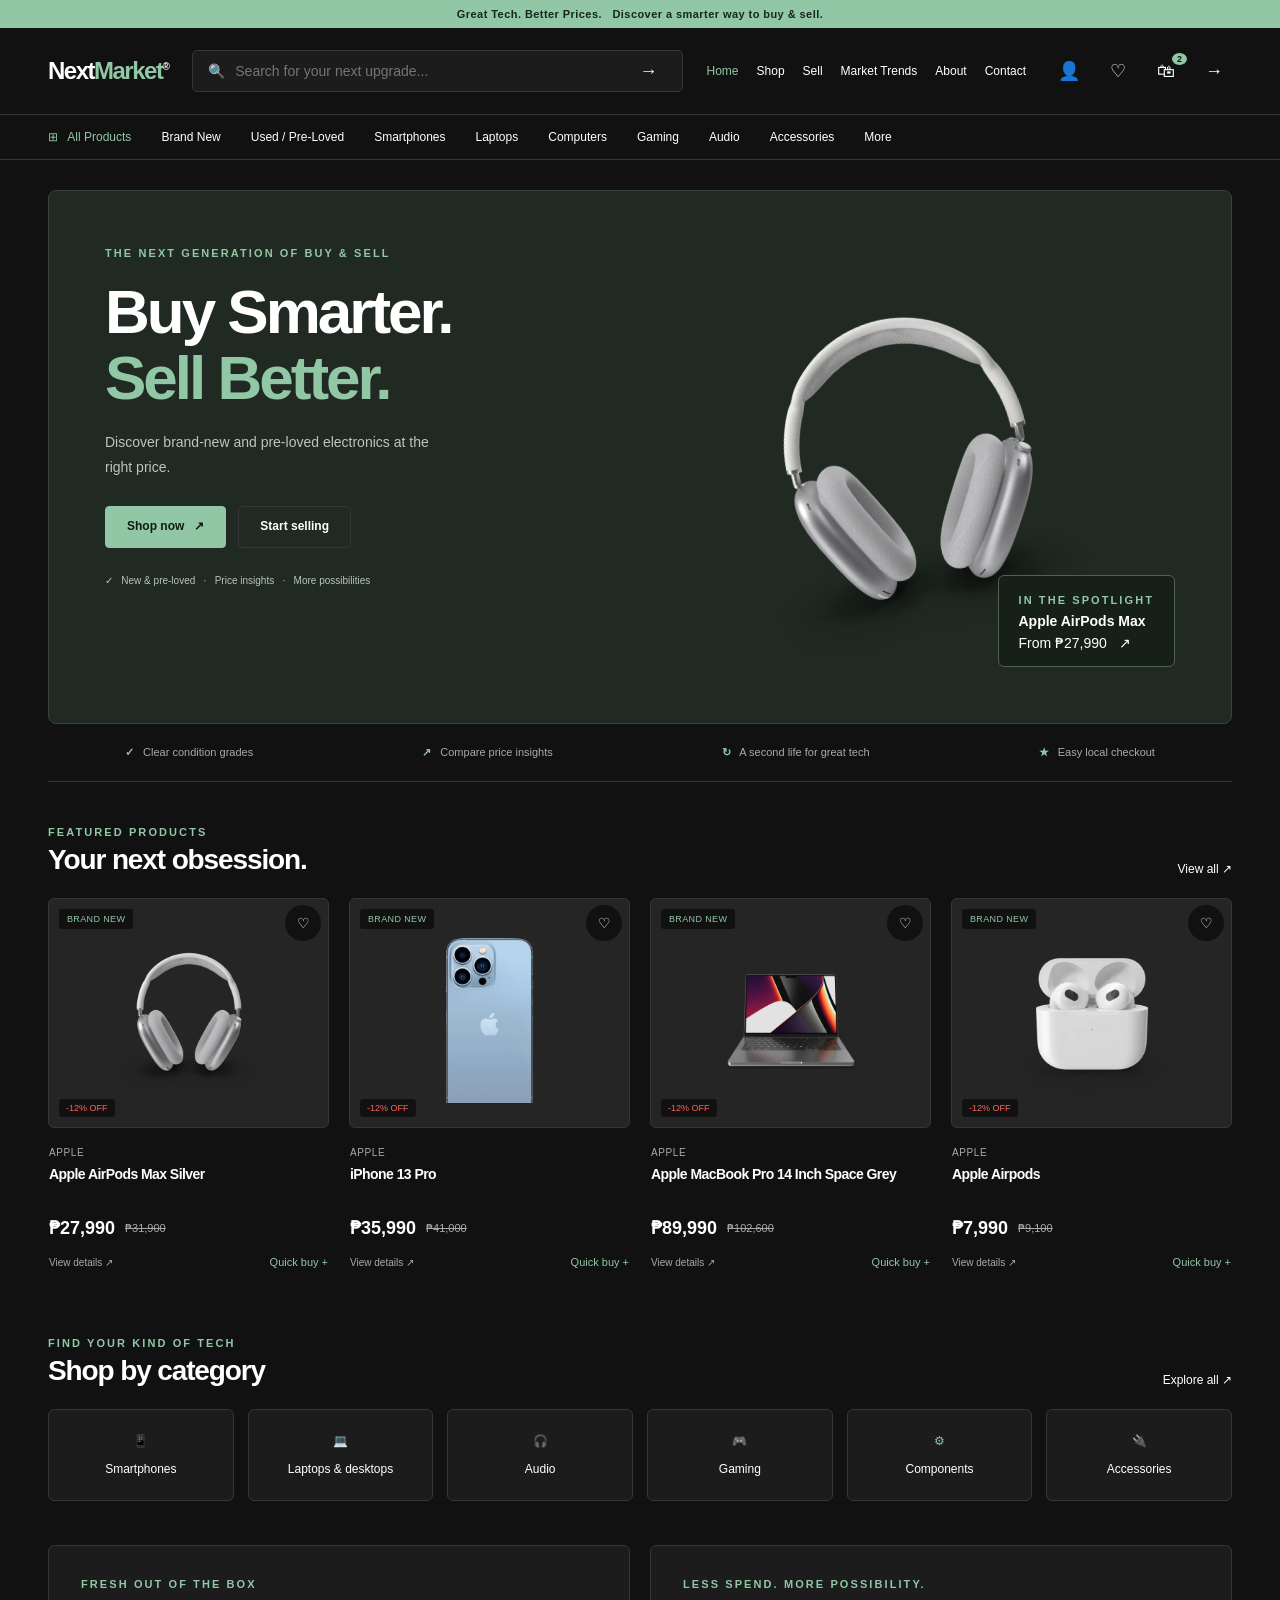
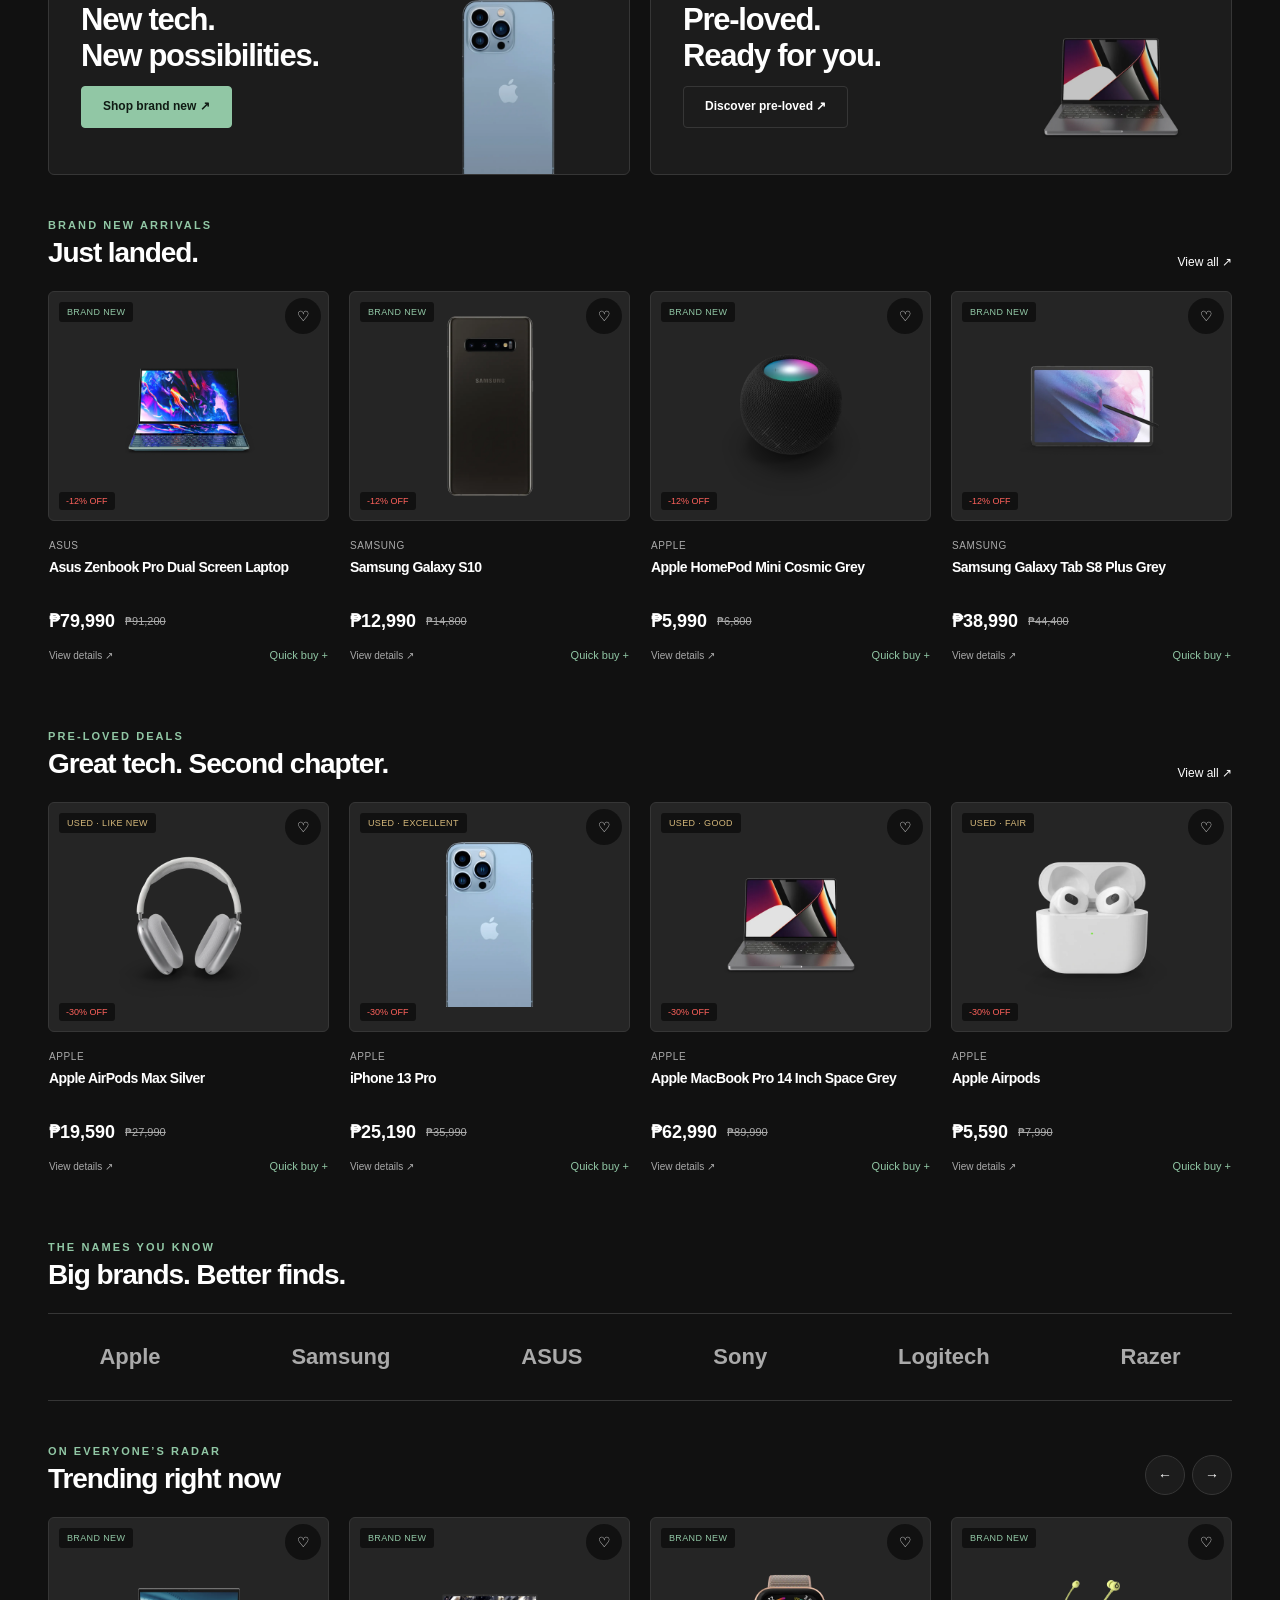
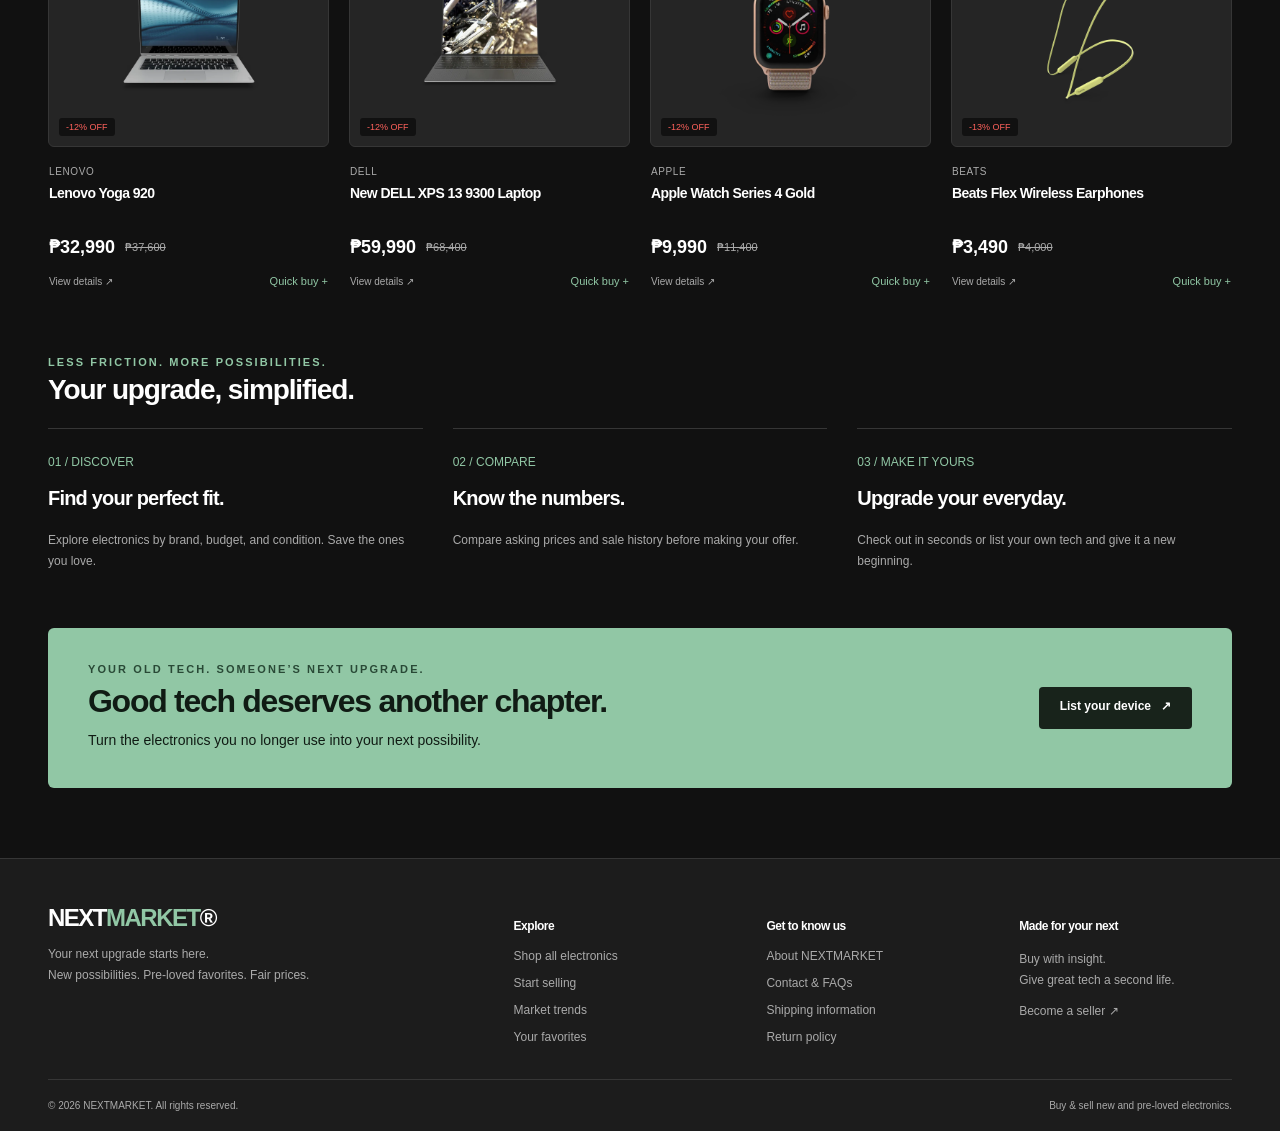
<file: index.html>
<!DOCTYPE html>
<html lang="en">
  <head>
    <meta charset="utf-8" />
    <meta name="viewport" content="width=device-width, initial-scale=1.0" />
    <meta name="description" content="NEXTMARKET — buy and sell brand-new and pre-loved electronics." />
    <title>Buy smarter. Sell better. | NEXTMARKET</title>
    <link rel="icon" href="assets/icons/favicon.svg" />
    <link rel="stylesheet" href="css/style.css" />
  </head>
  <body>
    <a href="#main" class="skip-link">Skip to content</a>
    <div id="site-header">
      <div class="promo-strip">
        Great Tech. Better Prices. &nbsp; Discover a smarter way to buy &amp; sell.
      </div>

      <header class="header">
        <div class="wrap header-main">
          <a class="logo" href="index.html">Next<span>Market</span><sup class="logo-mark">&reg;</sup></a>
          <form class="search-box" action="shop.html" method="get">
            <span class="icon">&#128269;</span>
            <input type="text" name="q" aria-label="Search electronics" placeholder="Search for your next upgrade..." />
            <button type="submit" class="icon-btn" aria-label="Search">&#8594;</button>
          </form>
          <nav class="main-nav" aria-label="Main navigation">
          <a href="index.html" class="active secondary">Home</a>
          <a href="shop.html">Shop</a>
          <a href="sell.html">Sell</a>
          <a href="market.html">Market Trends</a>
          <a href="about.html" class="secondary">About</a>
          <a href="contact.html" class="secondary">Contact</a>
          </nav>
          <div class="header-actions">
            <a href="account.html" class="icon-btn" aria-label="My account">&#128100;</a>
            <a href="shop.html" class="icon-btn" aria-label="Favorites">&#9825;</a>
            <a href="cart.html" class="icon-btn" aria-label="Shopping cart">
              &#128717;<span class="count">2</span>
            </a>
            <a href="login.html" class="icon-btn" aria-label="Log in">&#8594;</a>
            <details class="mobile-menu">
              <summary class="icon-btn" aria-label="Open navigation">&#9776;</summary>
              <nav class="mobile-nav-panel" aria-label="Mobile navigation">
                <a href="index.html">Home</a>
                <a href="shop.html">Shop</a>
                <a href="sell.html">Sell</a>
                <a href="market.html">Market Trends</a>
                <a href="about.html">About</a>
                <a href="contact.html">Contact</a>
                <a href="account.html">Account</a>
                <a href="login.html">Log in</a>
              </nav>
            </details>
          </div>
        </div>
        <nav class="wrap category-nav" aria-label="Product categories">
          <a href="shop.html">&#8862; &nbsp; All Products</a>
          <a href="shop.html">Brand New</a>
          <a href="shop.html">Used / Pre-Loved</a>
          <a href="shop.html">Smartphones</a>
          <a href="shop.html">Laptops</a>
          <a href="shop.html">Computers</a>
          <a href="shop.html">Gaming</a>
          <a href="shop.html">Audio</a>
          <a href="shop.html">Accessories</a>
          <a href="shop.html">More</a>
        </nav>
      </header>
    </div>
    <main id="main">
      <div class="wrap">
        <section class="hero">
          <div class="hero-copy">
            <div class="eyebrow">THE NEXT GENERATION OF BUY &amp; SELL</div>
            <h1>Buy Smarter.<br /><em>Sell Better.</em></h1>
            <p>Discover brand-new and pre-loved electronics at the right price.</p>
            <div class="hero-actions">
              <a href="shop.html" class="btn btn-mint">Shop now &nbsp; &#8599;</a>
              <a href="sell.html" class="btn btn-outline">Start selling</a>
            </div>
            <div class="hero-fineprint">
              &#10003; &nbsp; New &amp; pre-loved &nbsp; &middot; &nbsp; Price insights &nbsp; &middot; &nbsp; More possibilities
            </div>
          </div>
          <div class="hero-art">
            <img src="assets/images/product-101-0.webp" alt="Apple AirPods Max Silver" />
            <a href="product.html" class="hero-label">
              <span class="eyebrow">IN THE SPOTLIGHT</span>
              <strong>Apple AirPods Max</strong>
              <span>From ₱27,990 &nbsp; &#8599;</span>
            </a>
          </div>
        </section>
        <div class="trust-row" aria-label="Why choose NEXTMARKET">
          <span><strong class="trust-icon">&#10003;</strong> Clear condition grades</span>
          <span><strong class="trust-icon">&#8599;</strong> Compare price insights</span>
          <span><strong class="trust-icon">&#8635;</strong> A second life for great tech</span>
          <span><strong class="trust-icon">&#9733;</strong> Easy local checkout</span>
        </div>
        <section class="section">
          <div class="section-head">
            <div>
              <div class="eyebrow">FEATURED PRODUCTS</div>
              <h2>Your next obsession.</h2>
            </div>
            <a href="shop.html">View all &#8599;</a>
          </div>
          <div class="product-grid">
            <article class="product-card">
              <div class="product-art">
                <span class="condition">BRAND NEW</span>
                <button type="button" class="heart" aria-label="Favorite Apple AirPods Max Silver">&#9825;</button>
                <a href="product.html">
                  <img src="assets/images/product-101-0.webp" alt="Apple AirPods Max Silver" />
                </a>
                <span class="discount">-12% OFF</span>
              </div>
              <div class="product-meta">
                <small>Apple</small>
                <h3><a href="product.html">Apple AirPods Max Silver</a></h3>
                <div class="price-row">
                  <span class="price">₱27,990</span>
                <span class="old-price">₱31,900</span>
                </div>
                <div class="card-bottom">
                  <a href="product.html">View details &#8599;</a>
                  <a href="cart.html" class="quick-buy">Quick buy +</a>
                </div>
              </div>
            </article>
            <article class="product-card">
              <div class="product-art">
                <span class="condition">BRAND NEW</span>
                <button type="button" class="heart" aria-label="Favorite iPhone 13 Pro">&#9825;</button>
                <a href="product.html">
                  <img src="assets/images/product-123-0.webp" alt="iPhone 13 Pro" />
                </a>
                <span class="discount">-12% OFF</span>
              </div>
              <div class="product-meta">
                <small>Apple</small>
                <h3><a href="product.html">iPhone 13 Pro</a></h3>
                <div class="price-row">
                  <span class="price">₱35,990</span>
                <span class="old-price">₱41,000</span>
                </div>
                <div class="card-bottom">
                  <a href="product.html">View details &#8599;</a>
                  <a href="cart.html" class="quick-buy">Quick buy +</a>
                </div>
              </div>
            </article>
            <article class="product-card">
              <div class="product-art">
                <span class="condition">BRAND NEW</span>
                <button type="button" class="heart" aria-label="Favorite Apple MacBook Pro 14 Inch Space Grey">&#9825;</button>
                <a href="product.html">
                  <img src="assets/images/product-78-0.webp" alt="Apple MacBook Pro 14 Inch Space Grey" />
                </a>
                <span class="discount">-12% OFF</span>
              </div>
              <div class="product-meta">
                <small>Apple</small>
                <h3><a href="product.html">Apple MacBook Pro 14 Inch Space Grey</a></h3>
                <div class="price-row">
                  <span class="price">₱89,990</span>
                <span class="old-price">₱102,600</span>
                </div>
                <div class="card-bottom">
                  <a href="product.html">View details &#8599;</a>
                  <a href="cart.html" class="quick-buy">Quick buy +</a>
                </div>
              </div>
            </article>
            <article class="product-card">
              <div class="product-art">
                <span class="condition">BRAND NEW</span>
                <button type="button" class="heart" aria-label="Favorite Apple Airpods">&#9825;</button>
                <a href="product.html">
                  <img src="assets/images/product-100-0.webp" alt="Apple Airpods" />
                </a>
                <span class="discount">-12% OFF</span>
              </div>
              <div class="product-meta">
                <small>Apple</small>
                <h3><a href="product.html">Apple Airpods</a></h3>
                <div class="price-row">
                  <span class="price">₱7,990</span>
                <span class="old-price">₱9,100</span>
                </div>
                <div class="card-bottom">
                  <a href="product.html">View details &#8599;</a>
                  <a href="cart.html" class="quick-buy">Quick buy +</a>
                </div>
              </div>
            </article>
          </div>
        </section>
        <section class="section">
          <div class="section-head">
            <div>
              <div class="eyebrow">FIND YOUR KIND OF TECH</div>
              <h2>Shop by category</h2>
            </div>
            <a href="shop.html">Explore all &#8599;</a>
          </div>
          <div class="categories">
            <a class="category-tile" href="shop.html">
              <span class="category-icon">&#128241;</span>
              <span>Smartphones</span>
            </a>
            <a class="category-tile" href="shop.html">
              <span class="category-icon">&#128187;</span>
              <span>Laptops &amp; desktops</span>
            </a>
            <a class="category-tile" href="shop.html">
              <span class="category-icon">&#127911;</span>
              <span>Audio</span>
            </a>
            <a class="category-tile" href="shop.html">
              <span class="category-icon">&#127918;</span>
              <span>Gaming</span>
            </a>
            <a class="category-tile" href="shop.html">
              <span class="category-icon">&#9881;</span>
              <span>Components</span>
            </a>
            <a class="category-tile" href="shop.html">
              <span class="category-icon">&#128268;</span>
              <span>Accessories</span>
            </a>
          </div>
        </section>
        <div class="split-banners">
          <section class="mini-banner">
            <div>
              <div class="eyebrow">FRESH OUT OF THE BOX</div>
              <h2>New tech.<br />New possibilities.</h2>
              <a href="shop.html" class="btn btn-mint">Shop brand new &#8599;</a>
            </div>
            <img src="assets/images/product-123-0.webp" alt="iPhone 13 Pro" />
          </section>
          <section class="mini-banner">
            <div>
              <div class="eyebrow">LESS SPEND. MORE POSSIBILITY.</div>
              <h2>Pre-loved.<br />Ready for you.</h2>
              <a href="shop.html" class="btn btn-outline">Discover pre-loved &#8599;</a>
            </div>
            <img src="assets/images/product-78-0.webp" alt="Apple MacBook Pro 14 Inch Space Grey" />
          </section>
        </div>
        <section class="section">
          <div class="section-head">
            <div>
              <div class="eyebrow">BRAND NEW ARRIVALS</div>
              <h2>Just landed.</h2>
            </div>
            <a href="shop.html">View all &#8599;</a>
          </div>
          <div class="product-grid">
            <article class="product-card">
              <div class="product-art">
                <span class="condition">BRAND NEW</span>
                <button type="button" class="heart" aria-label="Favorite Asus Zenbook Pro Dual Screen Laptop">&#9825;</button>
                <a href="product.html">
                  <img src="assets/images/product-79-0.webp" alt="Asus Zenbook Pro Dual Screen Laptop" />
                </a>
                <span class="discount">-12% OFF</span>
              </div>
              <div class="product-meta">
                <small>ASUS</small>
                <h3><a href="product.html">Asus Zenbook Pro Dual Screen Laptop</a></h3>
                <div class="price-row">
                  <span class="price">₱79,990</span>
                <span class="old-price">₱91,200</span>
                </div>
                <div class="card-bottom">
                  <a href="product.html">View details &#8599;</a>
                  <a href="cart.html" class="quick-buy">Quick buy +</a>
                </div>
              </div>
            </article>
            <article class="product-card">
              <div class="product-art">
                <span class="condition">BRAND NEW</span>
                <button type="button" class="heart" aria-label="Favorite Samsung Galaxy S10">&#9825;</button>
                <a href="product.html">
                  <img src="assets/images/product-133-0.webp" alt="Samsung Galaxy S10" />
                </a>
                <span class="discount">-12% OFF</span>
              </div>
              <div class="product-meta">
                <small>Samsung</small>
                <h3><a href="product.html">Samsung Galaxy S10</a></h3>
                <div class="price-row">
                  <span class="price">₱12,990</span>
                <span class="old-price">₱14,800</span>
                </div>
                <div class="card-bottom">
                  <a href="product.html">View details &#8599;</a>
                  <a href="cart.html" class="quick-buy">Quick buy +</a>
                </div>
              </div>
            </article>
            <article class="product-card">
              <div class="product-art">
                <span class="condition">BRAND NEW</span>
                <button type="button" class="heart" aria-label="Favorite Apple HomePod Mini Cosmic Grey">&#9825;</button>
                <a href="product.html">
                  <img src="assets/images/product-103-0.webp" alt="Apple HomePod Mini Cosmic Grey" />
                </a>
                <span class="discount">-12% OFF</span>
              </div>
              <div class="product-meta">
                <small>Apple</small>
                <h3><a href="product.html">Apple HomePod Mini Cosmic Grey</a></h3>
                <div class="price-row">
                  <span class="price">₱5,990</span>
                <span class="old-price">₱6,800</span>
                </div>
                <div class="card-bottom">
                  <a href="product.html">View details &#8599;</a>
                  <a href="cart.html" class="quick-buy">Quick buy +</a>
                </div>
              </div>
            </article>
            <article class="product-card">
              <div class="product-art">
                <span class="condition">BRAND NEW</span>
                <button type="button" class="heart" aria-label="Favorite Samsung Galaxy Tab S8 Plus Grey">&#9825;</button>
                <a href="product.html">
                  <img src="assets/images/product-160-0.webp" alt="Samsung Galaxy Tab S8 Plus Grey" />
                </a>
                <span class="discount">-12% OFF</span>
              </div>
              <div class="product-meta">
                <small>Samsung</small>
                <h3><a href="product.html">Samsung Galaxy Tab S8 Plus Grey</a></h3>
                <div class="price-row">
                  <span class="price">₱38,990</span>
                <span class="old-price">₱44,400</span>
                </div>
                <div class="card-bottom">
                  <a href="product.html">View details &#8599;</a>
                  <a href="cart.html" class="quick-buy">Quick buy +</a>
                </div>
              </div>
            </article>
          </div>
        </section>
        <section class="section">
          <div class="section-head">
            <div>
              <div class="eyebrow">PRE-LOVED DEALS</div>
              <h2>Great tech. Second chapter.</h2>
            </div>
            <a href="shop.html">View all &#8599;</a>
          </div>
          <div class="product-grid">
            <article class="product-card">
              <div class="product-art">
                <span class="condition used">USED &middot; LIKE NEW</span>
                <button type="button" class="heart" aria-label="Favorite Apple AirPods Max Silver">&#9825;</button>
                <a href="product.html">
                  <img src="assets/images/product-101-0.webp" alt="Apple AirPods Max Silver" />
                </a>
                <span class="discount">-30% OFF</span>
              </div>
              <div class="product-meta">
                <small>Apple</small>
                <h3><a href="product.html">Apple AirPods Max Silver</a></h3>
                <div class="price-row">
                  <span class="price">₱19,590</span>
                <span class="old-price">₱27,990</span>
                </div>
                <div class="card-bottom">
                  <a href="product.html">View details &#8599;</a>
                  <a href="cart.html" class="quick-buy">Quick buy +</a>
                </div>
              </div>
            </article>
            <article class="product-card">
              <div class="product-art">
                <span class="condition used">USED &middot; EXCELLENT</span>
                <button type="button" class="heart" aria-label="Favorite iPhone 13 Pro">&#9825;</button>
                <a href="product.html">
                  <img src="assets/images/product-123-0.webp" alt="iPhone 13 Pro" />
                </a>
                <span class="discount">-30% OFF</span>
              </div>
              <div class="product-meta">
                <small>Apple</small>
                <h3><a href="product.html">iPhone 13 Pro</a></h3>
                <div class="price-row">
                  <span class="price">₱25,190</span>
                <span class="old-price">₱35,990</span>
                </div>
                <div class="card-bottom">
                  <a href="product.html">View details &#8599;</a>
                  <a href="cart.html" class="quick-buy">Quick buy +</a>
                </div>
              </div>
            </article>
            <article class="product-card">
              <div class="product-art">
                <span class="condition used">USED &middot; GOOD</span>
                <button type="button" class="heart" aria-label="Favorite Apple MacBook Pro 14 Inch Space Grey">&#9825;</button>
                <a href="product.html">
                  <img src="assets/images/product-78-0.webp" alt="Apple MacBook Pro 14 Inch Space Grey" />
                </a>
                <span class="discount">-30% OFF</span>
              </div>
              <div class="product-meta">
                <small>Apple</small>
                <h3><a href="product.html">Apple MacBook Pro 14 Inch Space Grey</a></h3>
                <div class="price-row">
                  <span class="price">₱62,990</span>
                <span class="old-price">₱89,990</span>
                </div>
                <div class="card-bottom">
                  <a href="product.html">View details &#8599;</a>
                  <a href="cart.html" class="quick-buy">Quick buy +</a>
                </div>
              </div>
            </article>
            <article class="product-card">
              <div class="product-art">
                <span class="condition used">USED &middot; FAIR</span>
                <button type="button" class="heart" aria-label="Favorite Apple Airpods">&#9825;</button>
                <a href="product.html">
                  <img src="assets/images/product-100-0.webp" alt="Apple Airpods" />
                </a>
                <span class="discount">-30% OFF</span>
              </div>
              <div class="product-meta">
                <small>Apple</small>
                <h3><a href="product.html">Apple Airpods</a></h3>
                <div class="price-row">
                  <span class="price">₱5,590</span>
                <span class="old-price">₱7,990</span>
                </div>
                <div class="card-bottom">
                  <a href="product.html">View details &#8599;</a>
                  <a href="cart.html" class="quick-buy">Quick buy +</a>
                </div>
              </div>
            </article>
          </div>
        </section>
        <section class="section">
          <div class="section-head">
            <div>
              <div class="eyebrow">THE NAMES YOU KNOW</div>
              <h2>Big brands. Better finds.</h2>
            </div>
          </div>
          <div class="brands">
            <a href="shop.html">Apple</a>
            <a href="shop.html">Samsung</a>
            <a href="shop.html">ASUS</a>
            <a href="shop.html">Sony</a>
            <a href="shop.html">Logitech</a>
            <a href="shop.html">Razer</a>
          </div>
        </section>
        <section class="section">
          <div class="section-head">
            <div>
              <div class="eyebrow">ON EVERYONE’S RADAR</div>
              <h2>Trending right now</h2>
            </div>
            <div class="carousel-controls">
              <button type="button" aria-label="Previous trending products">&#8592;</button>
              <button type="button" aria-label="Next trending products">&#8594;</button>
            </div>
          </div>
          <div class="product-grid">
            <article class="product-card">
              <div class="product-art">
                <span class="condition">BRAND NEW</span>
                <button type="button" class="heart" aria-label="Favorite Lenovo Yoga 920">&#9825;</button>
                <a href="product.html">
                  <img src="assets/images/product-81-0.webp" alt="Lenovo Yoga 920" />
                </a>
                <span class="discount">-12% OFF</span>
              </div>
              <div class="product-meta">
                <small>Lenovo</small>
                <h3><a href="product.html">Lenovo Yoga 920</a></h3>
                <div class="price-row">
                  <span class="price">₱32,990</span>
                <span class="old-price">₱37,600</span>
                </div>
                <div class="card-bottom">
                  <a href="product.html">View details &#8599;</a>
                  <a href="cart.html" class="quick-buy">Quick buy +</a>
                </div>
              </div>
            </article>
            <article class="product-card">
              <div class="product-art">
                <span class="condition">BRAND NEW</span>
                <button type="button" class="heart" aria-label="Favorite New DELL XPS 13 9300 Laptop">&#9825;</button>
                <a href="product.html">
                  <img src="assets/images/product-82-0.webp" alt="New DELL XPS 13 9300 Laptop" />
                </a>
                <span class="discount">-12% OFF</span>
              </div>
              <div class="product-meta">
                <small>Dell</small>
                <h3><a href="product.html">New DELL XPS 13 9300 Laptop</a></h3>
                <div class="price-row">
                  <span class="price">₱59,990</span>
                <span class="old-price">₱68,400</span>
                </div>
                <div class="card-bottom">
                  <a href="product.html">View details &#8599;</a>
                  <a href="cart.html" class="quick-buy">Quick buy +</a>
                </div>
              </div>
            </article>
            <article class="product-card">
              <div class="product-art">
                <span class="condition">BRAND NEW</span>
                <button type="button" class="heart" aria-label="Favorite Apple Watch Series 4 Gold">&#9825;</button>
                <a href="product.html">
                  <img src="assets/images/product-106-0.webp" alt="Apple Watch Series 4 Gold" />
                </a>
                <span class="discount">-12% OFF</span>
              </div>
              <div class="product-meta">
                <small>Apple</small>
                <h3><a href="product.html">Apple Watch Series 4 Gold</a></h3>
                <div class="price-row">
                  <span class="price">₱9,990</span>
                <span class="old-price">₱11,400</span>
                </div>
                <div class="card-bottom">
                  <a href="product.html">View details &#8599;</a>
                  <a href="cart.html" class="quick-buy">Quick buy +</a>
                </div>
              </div>
            </article>
            <article class="product-card">
              <div class="product-art">
                <span class="condition">BRAND NEW</span>
                <button type="button" class="heart" aria-label="Favorite Beats Flex Wireless Earphones">&#9825;</button>
                <a href="product.html">
                  <img src="assets/images/product-107-0.webp" alt="Beats Flex Wireless Earphones" />
                </a>
                <span class="discount">-13% OFF</span>
              </div>
              <div class="product-meta">
                <small>Beats</small>
                <h3><a href="product.html">Beats Flex Wireless Earphones</a></h3>
                <div class="price-row">
                  <span class="price">₱3,490</span>
                <span class="old-price">₱4,000</span>
                </div>
                <div class="card-bottom">
                  <a href="product.html">View details &#8599;</a>
                  <a href="cart.html" class="quick-buy">Quick buy +</a>
                </div>
              </div>
            </article>
          </div>
        </section>
        <section class="section">
          <div class="section-head">
            <div>
              <div class="eyebrow">LESS FRICTION. MORE POSSIBILITIES.</div>
              <h2>Your upgrade, simplified.</h2>
            </div>
          </div>
          <div class="steps">
            <div class="step">
              <span class="number">01 / DISCOVER</span>
              <h3>Find your perfect fit.</h3>
              <p>Explore electronics by brand, budget, and condition. Save the ones you love.</p>
            </div>
            <div class="step">
              <span class="number">02 / COMPARE</span>
              <h3>Know the numbers.</h3>
              <p>Compare asking prices and sale history before making your offer.</p>
            </div>
            <div class="step">
              <span class="number">03 / MAKE IT YOURS</span>
              <h3>Upgrade your everyday.</h3>
              <p>Check out in seconds or list your own tech and give it a new beginning.</p>
            </div>
          </div>
        </section>
        <section class="sell-banner">
          <div>
            <div class="eyebrow sell-eyebrow">YOUR OLD TECH. SOMEONE’S NEXT UPGRADE.</div>
            <h2>Good tech deserves another chapter.</h2>
            <p>Turn the electronics you no longer use into your next possibility.</p>
          </div>
          <a href="sell.html" class="btn">List your device &nbsp; &#8599;</a>
        </section>
      </div>
    </main>
    <footer class="footer">
      <div class="wrap">
        <div class="footer-grid">
          <div>
            <a class="logo" href="index.html">NEXT<span>MARKET</span>&reg;</a>
            <p>Your next upgrade starts here.<br />New possibilities. Pre-loved favorites. Fair prices.</p>
          </div>
          <div>
            <h4>Explore</h4>
            <a href="shop.html">Shop all electronics</a>
            <a href="sell.html">Start selling</a>
            <a href="market.html">Market trends</a>
            <a href="shop.html">Your favorites</a>
          </div>
          <div>
            <h4>Get to know us</h4>
            <a href="about.html">About NEXTMARKET</a>
            <a href="contact.html">Contact &amp; FAQs</a>
            <a href="shipping.html">Shipping information</a>
            <a href="returns.html">Return policy</a>
          </div>
          <div>
            <h4>Made for your next</h4>
            <p>Buy with insight.<br />Give great tech a second life.</p>
            <a href="sell.html">Become a seller &#8599;</a>
          </div>
        </div>
        <div class="footer-bottom">
          <span>&copy; 2026 NEXTMARKET. All rights reserved.</span>
          <span>Buy &amp; sell new and pre-loved electronics.</span>
        </div>
      </div>
    </footer>
  </body>
</html>
</file>
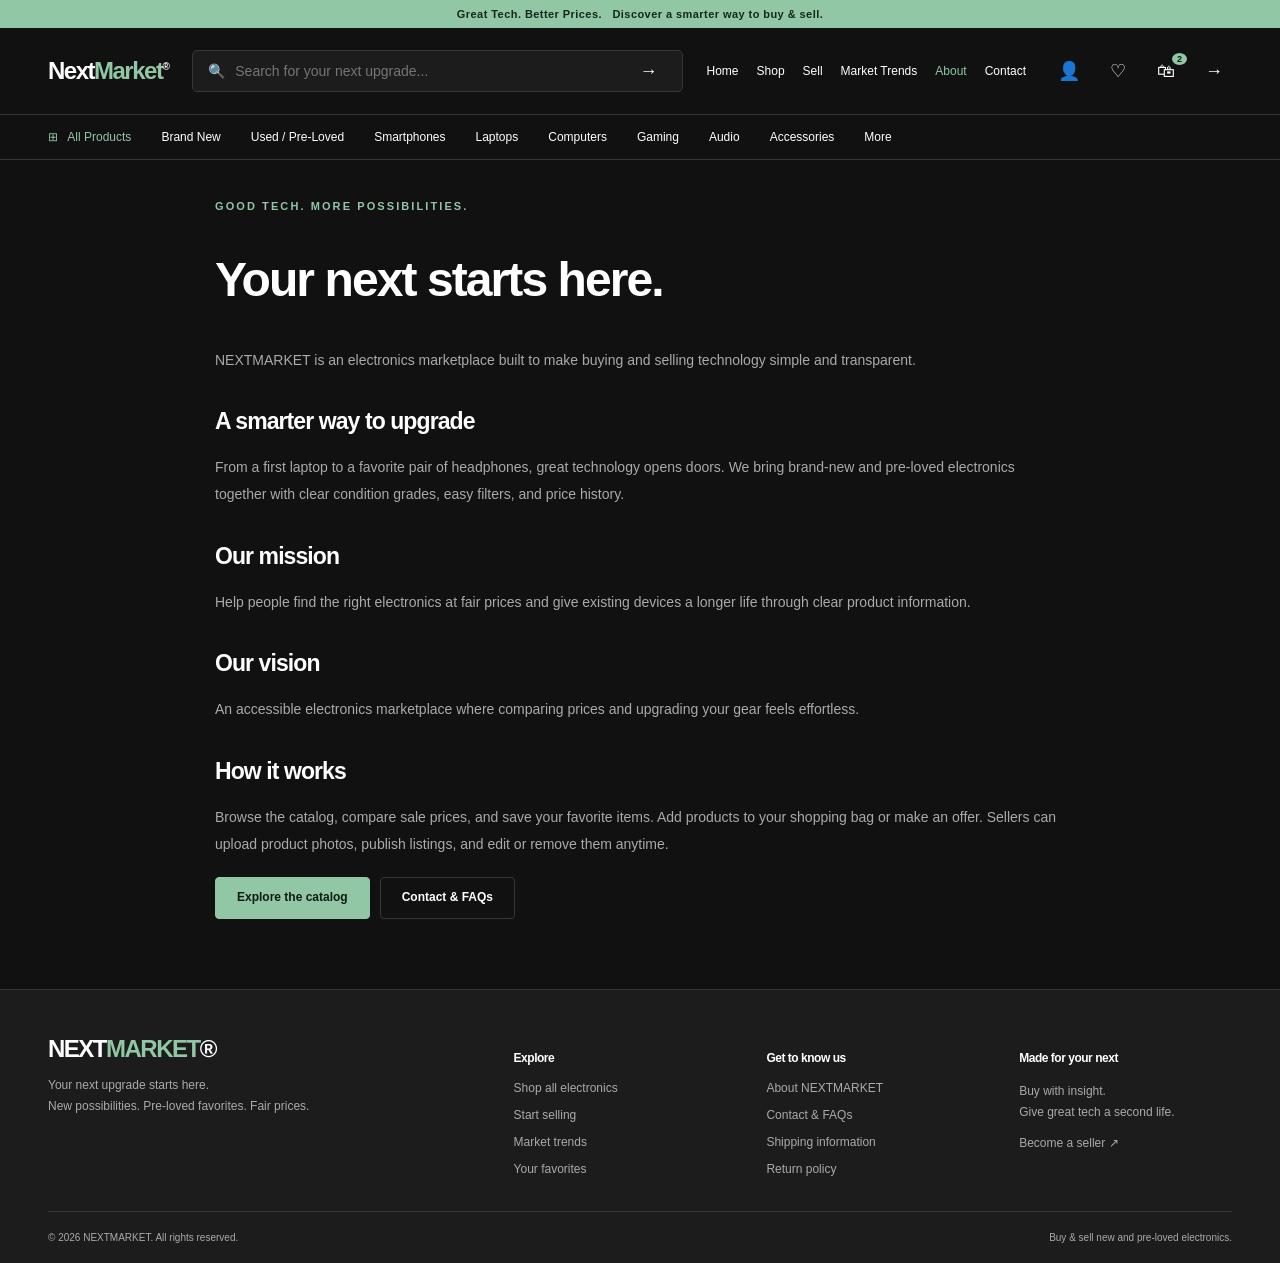
<file: about.html>
<!DOCTYPE html>
<html lang="en">
  <head>
    <meta charset="utf-8" />
    <meta name="viewport" content="width=device-width, initial-scale=1.0" />
    <meta name="description" content="NEXTMARKET — buy and sell brand-new and pre-loved electronics." />
    <title>About us | NEXTMARKET</title>
    <link rel="icon" href="assets/icons/favicon.svg" />
    <link rel="stylesheet" href="css/style.css" />
  </head>
  <body>
    <a href="#main" class="skip-link">Skip to content</a>
    <div id="site-header">
      <div class="promo-strip">
        Great Tech. Better Prices. &nbsp; Discover a smarter way to buy &amp; sell.
      </div>

      <header class="header">
        <div class="wrap header-main">
          <a class="logo" href="index.html">Next<span>Market</span><sup class="logo-mark">&reg;</sup></a>
          <form class="search-box" action="shop.html" method="get">
            <span class="icon">&#128269;</span>
            <input type="text" name="q" aria-label="Search electronics" placeholder="Search for your next upgrade..." />
            <button type="submit" class="icon-btn" aria-label="Search">&#8594;</button>
          </form>
          <nav class="main-nav" aria-label="Main navigation">
          <a href="index.html" class="secondary">Home</a>
          <a href="shop.html">Shop</a>
          <a href="sell.html">Sell</a>
          <a href="market.html">Market Trends</a>
          <a href="about.html" class="active secondary">About</a>
          <a href="contact.html" class="secondary">Contact</a>
          </nav>
          <div class="header-actions">
            <a href="account.html" class="icon-btn" aria-label="My account">&#128100;</a>
            <a href="shop.html" class="icon-btn" aria-label="Favorites">&#9825;</a>
            <a href="cart.html" class="icon-btn" aria-label="Shopping cart">
              &#128717;<span class="count">2</span>
            </a>
            <a href="login.html" class="icon-btn" aria-label="Log in">&#8594;</a>
            <details class="mobile-menu">
              <summary class="icon-btn" aria-label="Open navigation">&#9776;</summary>
              <nav class="mobile-nav-panel" aria-label="Mobile navigation">
                <a href="index.html">Home</a>
                <a href="shop.html">Shop</a>
                <a href="sell.html">Sell</a>
                <a href="market.html">Market Trends</a>
                <a href="about.html">About</a>
                <a href="contact.html">Contact</a>
                <a href="account.html">Account</a>
                <a href="login.html">Log in</a>
              </nav>
            </details>
          </div>
        </div>
        <nav class="wrap category-nav" aria-label="Product categories">
          <a href="shop.html">&#8862; &nbsp; All Products</a>
          <a href="shop.html">Brand New</a>
          <a href="shop.html">Used / Pre-Loved</a>
          <a href="shop.html">Smartphones</a>
          <a href="shop.html">Laptops</a>
          <a href="shop.html">Computers</a>
          <a href="shop.html">Gaming</a>
          <a href="shop.html">Audio</a>
          <a href="shop.html">Accessories</a>
          <a href="shop.html">More</a>
        </nav>
      </header>
    </div>
    <main id="main">
      <div class="wrap">
        <article class="policy">
          <div class="eyebrow">Good Tech. More Possibilities.</div>
          <h1>Your next starts here.</h1>
          <p class="lead-text">
            NEXTMARKET is an electronics marketplace built to make buying and selling technology simple and transparent.
          </p>
          <section>
            <h2>A smarter way to upgrade</h2>
            <p>
              From a first laptop to a favorite pair of headphones, great technology opens doors. We bring brand-new and pre-loved electronics together with clear condition grades, easy filters, and price history.
            </p>
          </section>
          <section>
            <h2>Our mission</h2>
            <p>
              Help people find the right electronics at fair prices and give existing devices a longer life through clear product information.
            </p>
          </section>
          <section>
            <h2>Our vision</h2>
            <p>
              An accessible electronics marketplace where comparing prices and upgrading your gear feels effortless.
            </p>
          </section>
          <section>
            <h2>How it works</h2>
            <p>
              Browse the catalog, compare sale prices, and save your favorite items. Add products to your shopping bag or make an offer. Sellers can upload product photos, publish listings, and edit or remove them anytime.
            </p>
          </section>
          <div class="button-row spacing-top">
            <a href="shop.html" class="btn btn-mint">Explore the catalog</a>
            <a href="contact.html" class="btn btn-outline">Contact &amp; FAQs</a>
          </div>
        </article>
      </div>
    </main>
    <footer class="footer">
      <div class="wrap">
        <div class="footer-grid">
          <div>
            <a class="logo" href="index.html">NEXT<span>MARKET</span>&reg;</a>
            <p>Your next upgrade starts here.<br />New possibilities. Pre-loved favorites. Fair prices.</p>
          </div>
          <div>
            <h4>Explore</h4>
            <a href="shop.html">Shop all electronics</a>
            <a href="sell.html">Start selling</a>
            <a href="market.html">Market trends</a>
            <a href="shop.html">Your favorites</a>
          </div>
          <div>
            <h4>Get to know us</h4>
            <a href="about.html">About NEXTMARKET</a>
            <a href="contact.html">Contact &amp; FAQs</a>
            <a href="shipping.html">Shipping information</a>
            <a href="returns.html">Return policy</a>
          </div>
          <div>
            <h4>Made for your next</h4>
            <p>Buy with insight.<br />Give great tech a second life.</p>
            <a href="sell.html">Become a seller &#8599;</a>
          </div>
        </div>
        <div class="footer-bottom">
          <span>&copy; 2026 NEXTMARKET. All rights reserved.</span>
          <span>Buy &amp; sell new and pre-loved electronics.</span>
        </div>
      </div>
    </footer>
  </body>
</html>
</file>
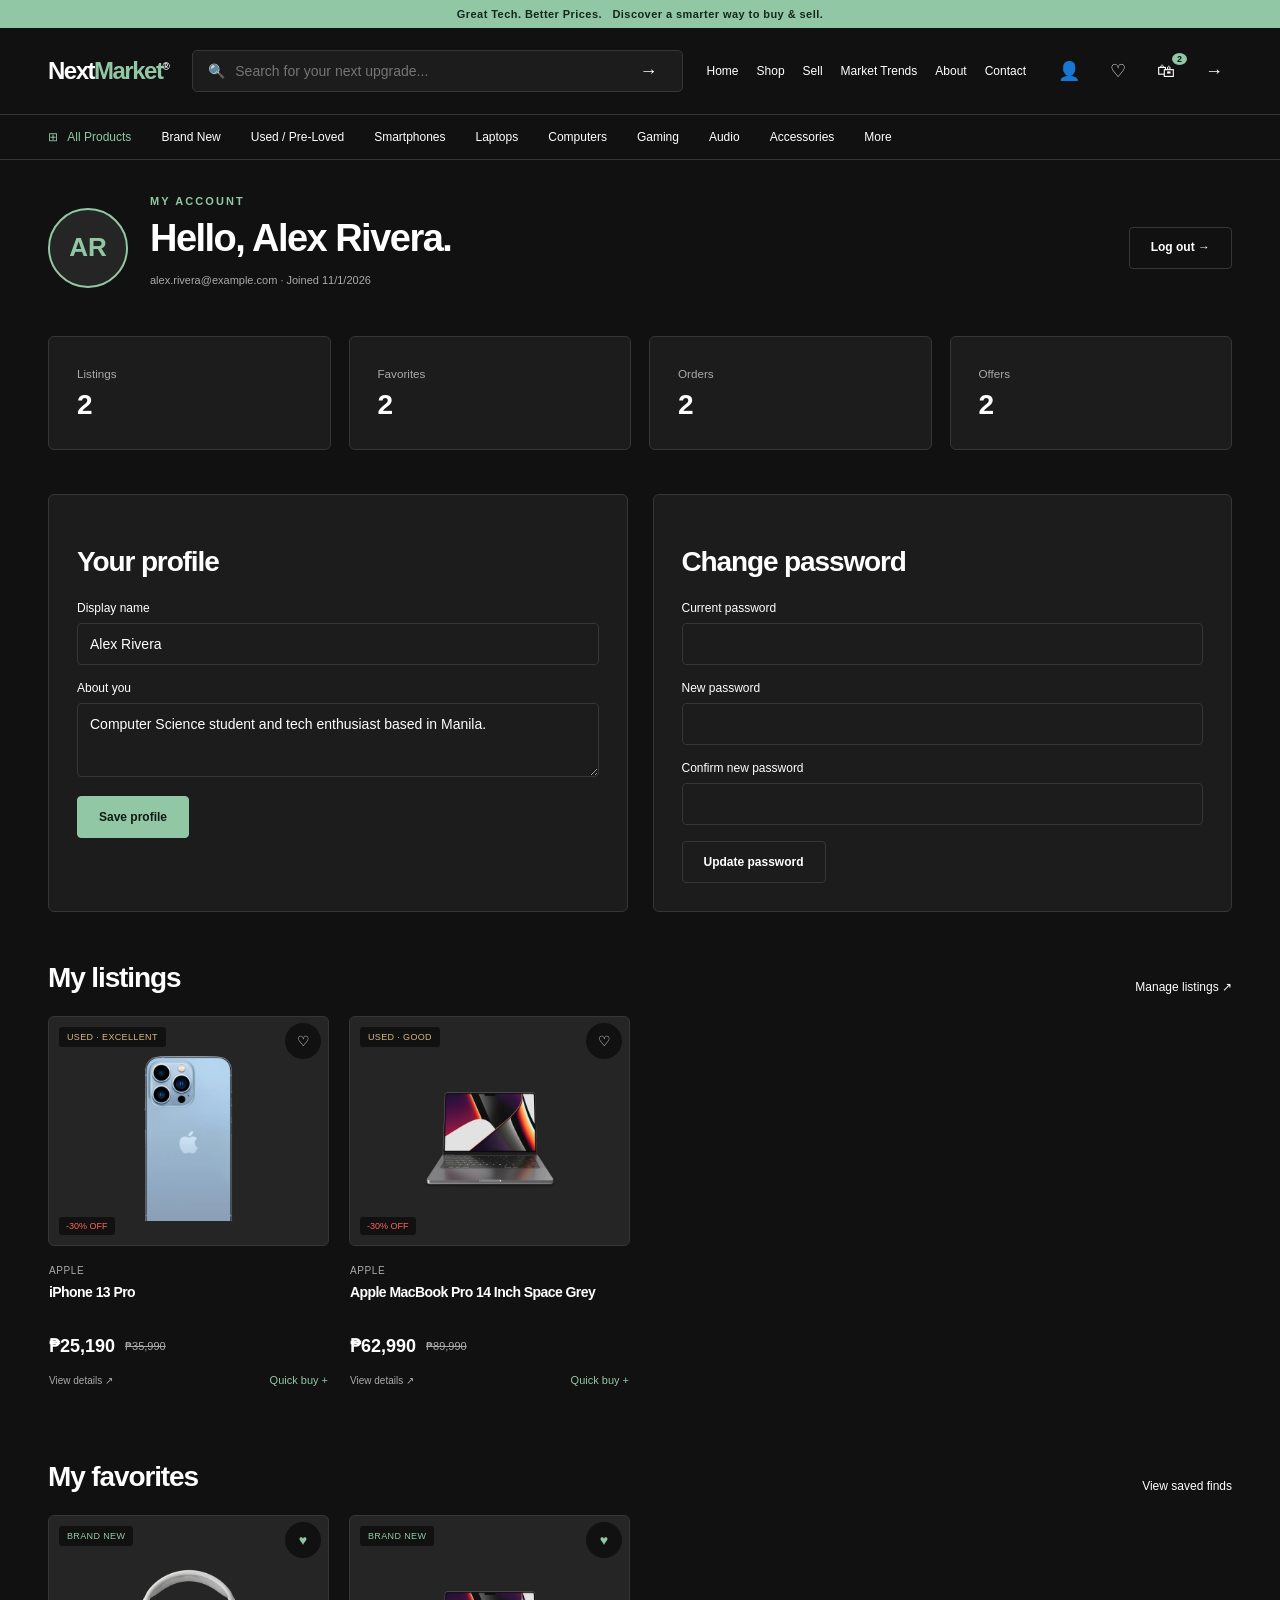
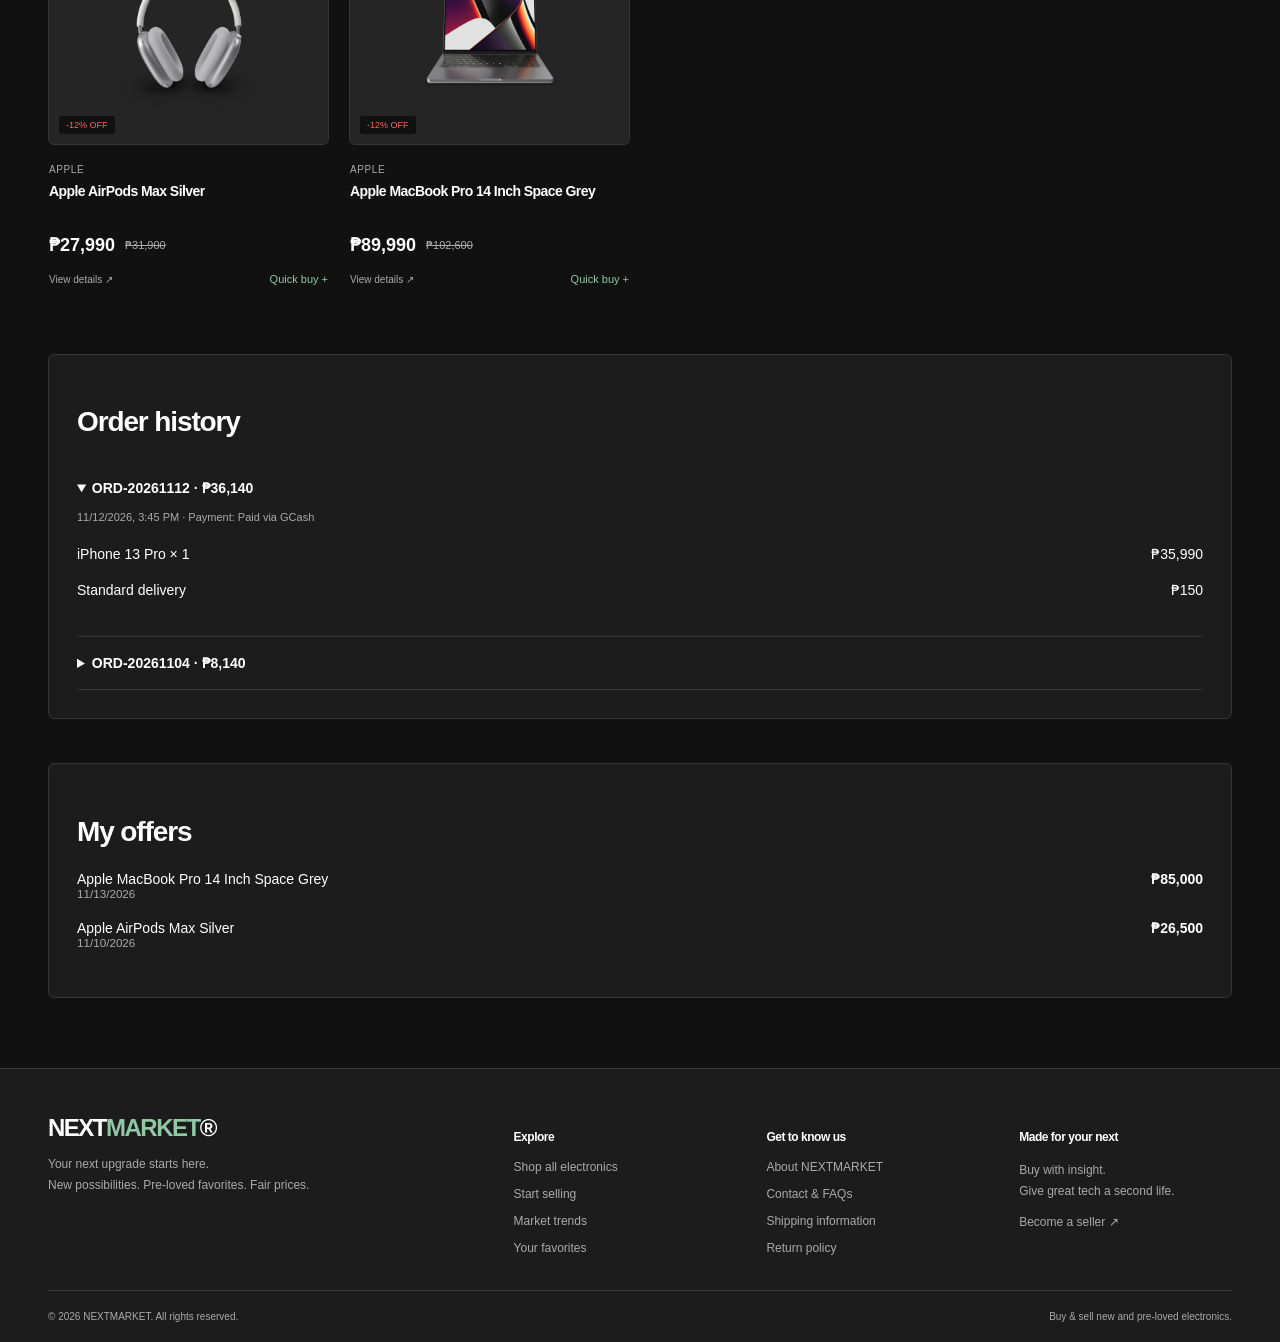
<file: account.html>
<!DOCTYPE html>
<html lang="en">
  <head>
    <meta charset="utf-8" />
    <meta name="viewport" content="width=device-width, initial-scale=1.0" />
    <meta name="description" content="NEXTMARKET — buy and sell brand-new and pre-loved electronics." />
    <title>My account | NEXTMARKET</title>
    <link rel="icon" href="assets/icons/favicon.svg" />
    <link rel="stylesheet" href="css/style.css" />
  </head>
  <body>
    <a href="#main" class="skip-link">Skip to content</a>
    <div id="site-header">
      <div class="promo-strip">
        Great Tech. Better Prices. &nbsp; Discover a smarter way to buy &amp; sell.
      </div>

      <header class="header">
        <div class="wrap header-main">
          <a class="logo" href="index.html">Next<span>Market</span><sup class="logo-mark">&reg;</sup></a>
          <form class="search-box" action="shop.html" method="get">
            <span class="icon">&#128269;</span>
            <input type="text" name="q" aria-label="Search electronics" placeholder="Search for your next upgrade..." />
            <button type="submit" class="icon-btn" aria-label="Search">&#8594;</button>
          </form>
          <nav class="main-nav" aria-label="Main navigation">
          <a href="index.html" class="secondary">Home</a>
          <a href="shop.html">Shop</a>
          <a href="sell.html">Sell</a>
          <a href="market.html">Market Trends</a>
          <a href="about.html" class="secondary">About</a>
          <a href="contact.html" class="secondary">Contact</a>
          </nav>
          <div class="header-actions">
            <a href="account.html" class="icon-btn" aria-label="My account">&#128100;</a>
            <a href="shop.html" class="icon-btn" aria-label="Favorites">&#9825;</a>
            <a href="cart.html" class="icon-btn" aria-label="Shopping cart">
              &#128717;<span class="count">2</span>
            </a>
            <a href="login.html" class="icon-btn" aria-label="Log in">&#8594;</a>
            <details class="mobile-menu">
              <summary class="icon-btn" aria-label="Open navigation">&#9776;</summary>
              <nav class="mobile-nav-panel" aria-label="Mobile navigation">
                <a href="index.html">Home</a>
                <a href="shop.html">Shop</a>
                <a href="sell.html">Sell</a>
                <a href="market.html">Market Trends</a>
                <a href="about.html">About</a>
                <a href="contact.html">Contact</a>
                <a href="account.html">Account</a>
                <a href="login.html">Log in</a>
              </nav>
            </details>
          </div>
        </div>
        <nav class="wrap category-nav" aria-label="Product categories">
          <a href="shop.html">&#8862; &nbsp; All Products</a>
          <a href="shop.html">Brand New</a>
          <a href="shop.html">Used / Pre-Loved</a>
          <a href="shop.html">Smartphones</a>
          <a href="shop.html">Laptops</a>
          <a href="shop.html">Computers</a>
          <a href="shop.html">Gaming</a>
          <a href="shop.html">Audio</a>
          <a href="shop.html">Accessories</a>
          <a href="shop.html">More</a>
        </nav>
      </header>
    </div>
    <main id="main">
      <div class="wrap">
        <div class="page-head account-heading">
          <div class="account-identity">
            <div class="account-avatar initials">AR</div>
            <div>
              <div class="eyebrow">MY ACCOUNT</div>
              <h1>Hello, Alex Rivera.</h1>
              <p class="note">alex.rivera@example.com &middot; Joined 11/1/2026</p>
            </div>
          </div>
          <a href="login.html" class="btn btn-outline">Log out &#8594;</a>
        </div>
        <div class="account-stats">
          <div class="panel">
            <small>Listings</small>
            <h2>2</h2>
          </div>
          <div class="panel">
            <small>Favorites</small>
            <h2>2</h2>
          </div>
          <div class="panel">
            <small>Orders</small>
            <h2>2</h2>
          </div>
          <div class="panel">
            <small>Offers</small>
            <h2>2</h2>
          </div>
        </div>
        <div class="info-grid section">
          <section class="panel">
            <h2>Your profile</h2>
            <form action="account.html" method="get" class="spacing-top">
              <label class="form-label" for="profile-name">Display name</label>
              <input class="form-control spacing-bottom" id="profile-name" value="Alex Rivera" required />
              <label class="form-label" for="profile-bio">About you</label>
              <textarea id="profile-bio" class="form-control spacing-bottom" rows="3">Computer Science student and tech enthusiast based in Manila.</textarea>
              <button type="submit" class="btn btn-mint">Save profile</button>
            </form>
          </section>

          <section class="panel">
            <h2>Change password</h2>
            <form action="account.html" method="get" class="spacing-top">
              <label for="old-password" class="form-label">Current password</label>
              <input class="form-control spacing-bottom" id="old-password" type="password" required />
              <label for="new-password" class="form-label">New password</label>
              <input class="form-control spacing-bottom" id="new-password" type="password" required />
              <label for="confirm-password" class="form-label">Confirm new password</label>
              <input class="form-control spacing-bottom" id="confirm-password" type="password" required />
              <button type="submit" class="btn btn-outline">Update password</button>
            </form>
          </section>
        </div>
        <section class="section">
          <div class="section-head">
            <h2>My listings</h2>
            <a href="sell.html">Manage listings &#8599;</a>
          </div>
          <div class="product-grid">
            <article class="product-card">
              <div class="product-art">
                <span class="condition used">USED &middot; EXCELLENT</span>
                <button type="button" class="heart" aria-label="Favorite iPhone 13 Pro">&#9825;</button>
                <a href="product.html">
                  <img src="assets/images/product-123-0.webp" alt="iPhone 13 Pro" />
                </a>
                <span class="discount">-30% OFF</span>
              </div>
              <div class="product-meta">
                <small>Apple</small>
                <h3><a href="product.html">iPhone 13 Pro</a></h3>
                <div class="price-row">
                  <span class="price">₱25,190</span>
                <span class="old-price">₱35,990</span>
                </div>
                <div class="card-bottom">
                  <a href="product.html">View details &#8599;</a>
                  <a href="cart.html" class="quick-buy">Quick buy +</a>
                </div>
              </div>
            </article>
            <article class="product-card">
              <div class="product-art">
                <span class="condition used">USED &middot; GOOD</span>
                <button type="button" class="heart" aria-label="Favorite Apple MacBook Pro 14 Inch Space Grey">&#9825;</button>
                <a href="product.html">
                  <img src="assets/images/product-78-0.webp" alt="Apple MacBook Pro 14 Inch Space Grey" />
                </a>
                <span class="discount">-30% OFF</span>
              </div>
              <div class="product-meta">
                <small>Apple</small>
                <h3><a href="product.html">Apple MacBook Pro 14 Inch Space Grey</a></h3>
                <div class="price-row">
                  <span class="price">₱62,990</span>
                <span class="old-price">₱89,990</span>
                </div>
                <div class="card-bottom">
                  <a href="product.html">View details &#8599;</a>
                  <a href="cart.html" class="quick-buy">Quick buy +</a>
                </div>
              </div>
            </article>
          </div>
        </section>
        <section class="section">
          <div class="section-head">
            <h2>My favorites</h2>
            <a href="shop.html">View saved finds</a>
          </div>
          <div class="product-grid">
            <article class="product-card">
              <div class="product-art">
                <span class="condition">BRAND NEW</span>
                <button type="button" class="heart saved" aria-label="Favorite Apple AirPods Max Silver">&#9829;</button>
                <a href="product.html">
                  <img src="assets/images/product-101-0.webp" alt="Apple AirPods Max Silver" />
                </a>
                <span class="discount">-12% OFF</span>
              </div>
              <div class="product-meta">
                <small>Apple</small>
                <h3><a href="product.html">Apple AirPods Max Silver</a></h3>
                <div class="price-row">
                  <span class="price">₱27,990</span>
                <span class="old-price">₱31,900</span>
                </div>
                <div class="card-bottom">
                  <a href="product.html">View details &#8599;</a>
                  <a href="cart.html" class="quick-buy">Quick buy +</a>
                </div>
              </div>
            </article>
            <article class="product-card">
              <div class="product-art">
                <span class="condition">BRAND NEW</span>
                <button type="button" class="heart saved" aria-label="Favorite Apple MacBook Pro 14 Inch Space Grey">&#9829;</button>
                <a href="product.html">
                  <img src="assets/images/product-78-0.webp" alt="Apple MacBook Pro 14 Inch Space Grey" />
                </a>
                <span class="discount">-12% OFF</span>
              </div>
              <div class="product-meta">
                <small>Apple</small>
                <h3><a href="product.html">Apple MacBook Pro 14 Inch Space Grey</a></h3>
                <div class="price-row">
                  <span class="price">₱89,990</span>
                <span class="old-price">₱102,600</span>
                </div>
                <div class="card-bottom">
                  <a href="product.html">View details &#8599;</a>
                  <a href="cart.html" class="quick-buy">Quick buy +</a>
                </div>
              </div>
            </article>
          </div>
        </section>
        <section class="section panel">
          <h2>Order history</h2>
          <details class="faq" open>
            <summary>ORD-20261112 &middot; ₱36,140</summary>
            <p class="note">11/12/2026, 3:45 PM &middot; Payment: Paid via GCash</p>
            <div class="total-line">
              <span>iPhone 13 Pro &times; 1</span>
              <span>₱35,990</span>
            </div>
            <div class="total-line">
              <span>Standard delivery</span>
              <span>₱150</span>
            </div>
          </details>
          <details class="faq">
            <summary>ORD-20261104 &middot; ₱8,140</summary>
            <p class="note">11/04/2026, 11:20 AM &middot; Payment: Cash on delivery (COD)</p>
            <div class="total-line">
              <span>Apple Airpods &times; 1</span>
              <span>₱7,990</span>
            </div>
            <div class="total-line">
              <span>Standard delivery</span>
              <span>₱150</span>
            </div>
          </details>
        </section>
        <section class="section panel">
          <h2>My offers</h2>
          <div class="total-line">
            <span>Apple MacBook Pro 14 Inch Space Grey<small class="block-note">11/13/2026</small></span>
            <strong>₱85,000</strong>
          </div>
          <div class="total-line">
            <span>Apple AirPods Max Silver<small class="block-note">11/10/2026</small></span>
            <strong>₱26,500</strong>
          </div>
        </section>
      </div>
    </main>
    <footer class="footer">
      <div class="wrap">
        <div class="footer-grid">
          <div>
            <a class="logo" href="index.html">NEXT<span>MARKET</span>&reg;</a>
            <p>Your next upgrade starts here.<br />New possibilities. Pre-loved favorites. Fair prices.</p>
          </div>
          <div>
            <h4>Explore</h4>
            <a href="shop.html">Shop all electronics</a>
            <a href="sell.html">Start selling</a>
            <a href="market.html">Market trends</a>
            <a href="shop.html">Your favorites</a>
          </div>
          <div>
            <h4>Get to know us</h4>
            <a href="about.html">About NEXTMARKET</a>
            <a href="contact.html">Contact &amp; FAQs</a>
            <a href="shipping.html">Shipping information</a>
            <a href="returns.html">Return policy</a>
          </div>
          <div>
            <h4>Made for your next</h4>
            <p>Buy with insight.<br />Give great tech a second life.</p>
            <a href="sell.html">Become a seller &#8599;</a>
          </div>
        </div>
        <div class="footer-bottom">
          <span>&copy; 2026 NEXTMARKET. All rights reserved.</span>
          <span>Buy &amp; sell new and pre-loved electronics.</span>
        </div>
      </div>
    </footer>
  </body>
</html>
</file>
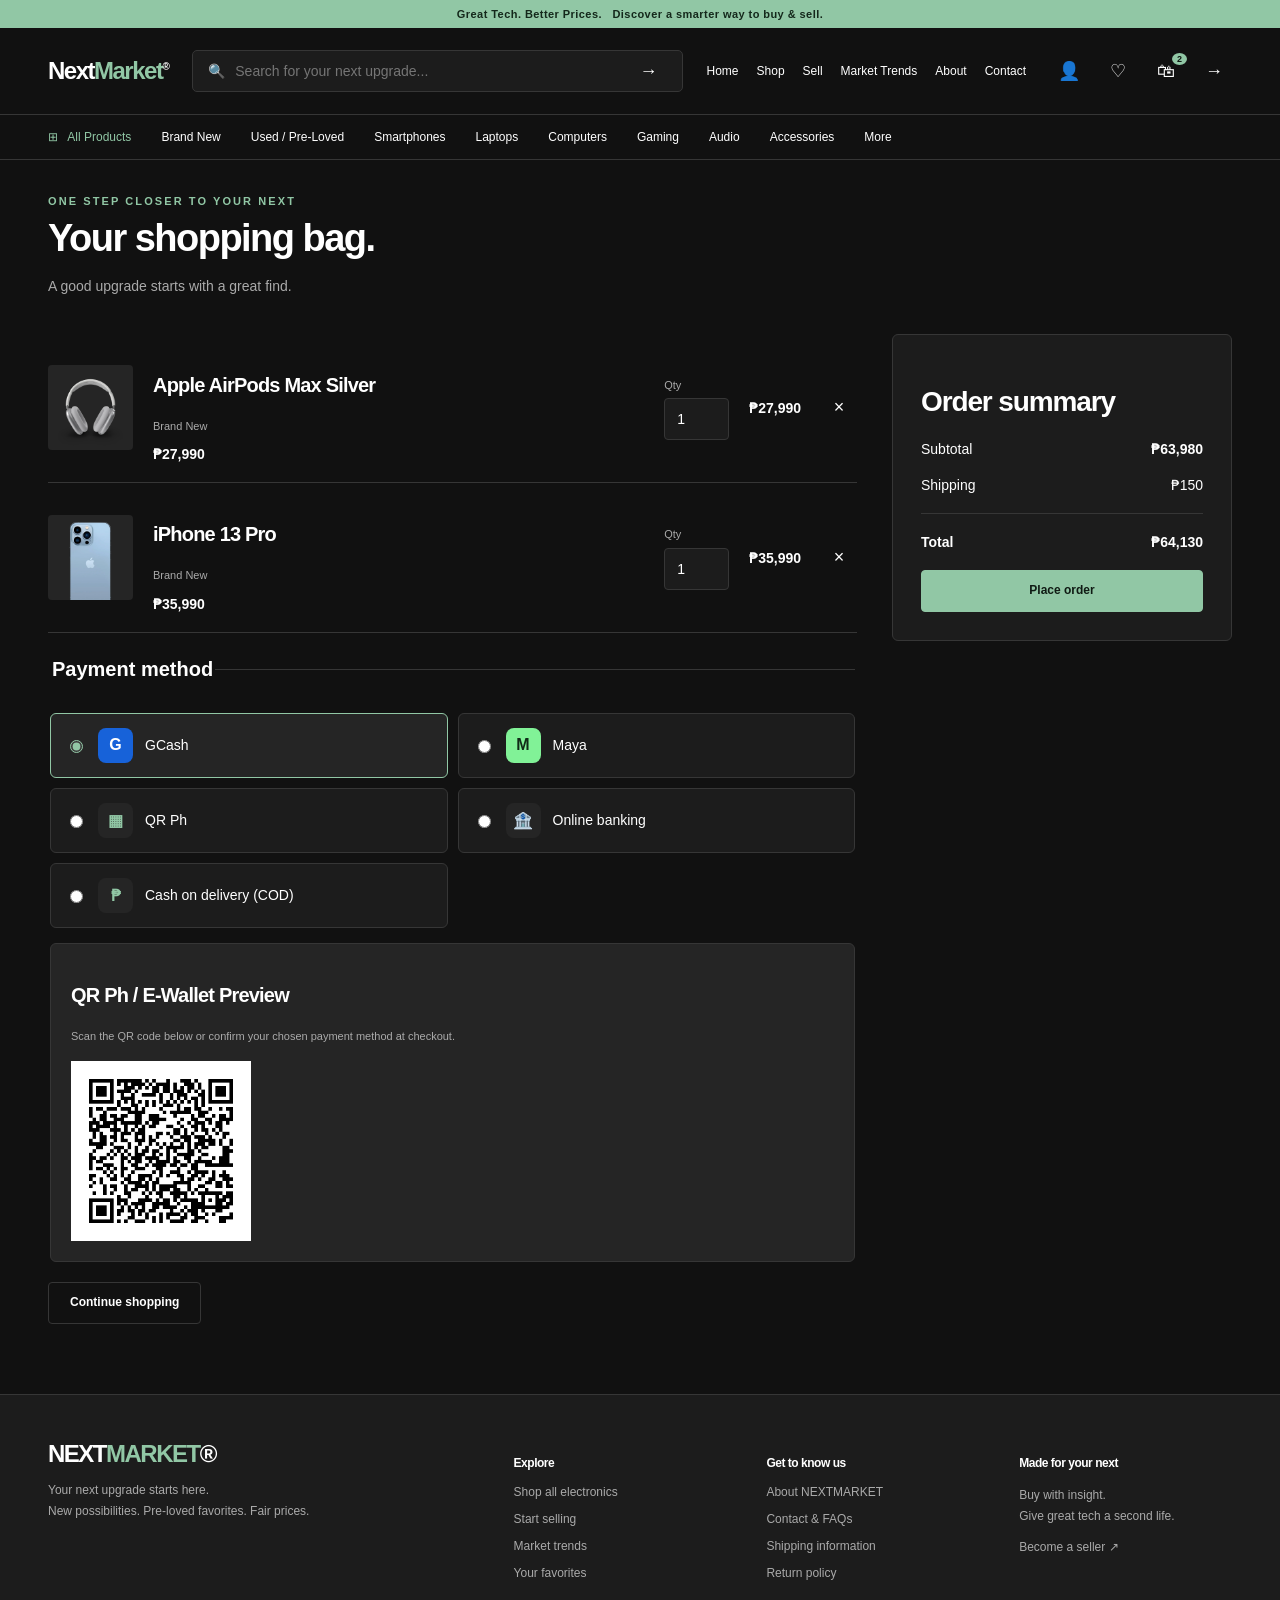
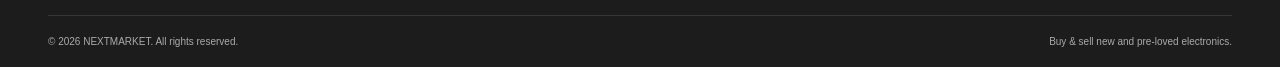
<file: cart.html>
<!DOCTYPE html>
<html lang="en">
  <head>
    <meta charset="utf-8" />
    <meta name="viewport" content="width=device-width, initial-scale=1.0" />
    <meta name="description" content="NEXTMARKET — buy and sell brand-new and pre-loved electronics." />
    <title>Shopping cart | NEXTMARKET</title>
    <link rel="icon" href="assets/icons/favicon.svg" />
    <link rel="stylesheet" href="css/style.css" />
  </head>
  <body>
    <a href="#main" class="skip-link">Skip to content</a>
    <div id="site-header">
      <div class="promo-strip">
        Great Tech. Better Prices. &nbsp; Discover a smarter way to buy &amp; sell.
      </div>

      <header class="header">
        <div class="wrap header-main">
          <a class="logo" href="index.html">Next<span>Market</span><sup class="logo-mark">&reg;</sup></a>
          <form class="search-box" action="shop.html" method="get">
            <span class="icon">&#128269;</span>
            <input type="text" name="q" aria-label="Search electronics" placeholder="Search for your next upgrade..." />
            <button type="submit" class="icon-btn" aria-label="Search">&#8594;</button>
          </form>
          <nav class="main-nav" aria-label="Main navigation">
          <a href="index.html" class="secondary">Home</a>
          <a href="shop.html">Shop</a>
          <a href="sell.html">Sell</a>
          <a href="market.html">Market Trends</a>
          <a href="about.html" class="secondary">About</a>
          <a href="contact.html" class="secondary">Contact</a>
          </nav>
          <div class="header-actions">
            <a href="account.html" class="icon-btn" aria-label="My account">&#128100;</a>
            <a href="shop.html" class="icon-btn" aria-label="Favorites">&#9825;</a>
            <a href="cart.html" class="icon-btn" aria-label="Shopping cart">
              &#128717;<span class="count">2</span>
            </a>
            <a href="login.html" class="icon-btn" aria-label="Log in">&#8594;</a>
            <details class="mobile-menu">
              <summary class="icon-btn" aria-label="Open navigation">&#9776;</summary>
              <nav class="mobile-nav-panel" aria-label="Mobile navigation">
                <a href="index.html">Home</a>
                <a href="shop.html">Shop</a>
                <a href="sell.html">Sell</a>
                <a href="market.html">Market Trends</a>
                <a href="about.html">About</a>
                <a href="contact.html">Contact</a>
                <a href="account.html">Account</a>
                <a href="login.html">Log in</a>
              </nav>
            </details>
          </div>
        </div>
        <nav class="wrap category-nav" aria-label="Product categories">
          <a href="shop.html">&#8862; &nbsp; All Products</a>
          <a href="shop.html">Brand New</a>
          <a href="shop.html">Used / Pre-Loved</a>
          <a href="shop.html">Smartphones</a>
          <a href="shop.html">Laptops</a>
          <a href="shop.html">Computers</a>
          <a href="shop.html">Gaming</a>
          <a href="shop.html">Audio</a>
          <a href="shop.html">Accessories</a>
          <a href="shop.html">More</a>
        </nav>
      </header>
    </div>
    <main id="main">
      <div class="wrap">
        <div class="page-head">
          <div class="eyebrow">ONE STEP CLOSER TO YOUR NEXT</div>
          <h1>Your shopping bag.</h1>
          <p class="muted">A good upgrade starts with a great find.</p>
        </div>
        <div class="cart-layout">
          <section>
            <div class="cart-row">
              <img src="assets/images/product-101-0.webp" alt="Apple AirPods Max Silver" />
              <div class="row-copy">
                <h3><a href="product.html">Apple AirPods Max Silver</a></h3>
                <p class="note">Brand New</p>
                <strong>₱27,990</strong>
              </div>
              <label>
                <span class="note qty-label">Qty</span>
                <input class="field quantity" type="number" min="1" max="6" value="1" aria-label="Quantity for Apple AirPods Max Silver" />
              </label>
              <strong>₱27,990</strong>
              <button type="button" class="icon-btn" aria-label="Remove Apple AirPods Max Silver">&times;</button>
            </div>
            <div class="cart-row">
              <img src="assets/images/product-123-0.webp" alt="iPhone 13 Pro" />
              <div class="row-copy">
                <h3><a href="product.html">iPhone 13 Pro</a></h3>
                <p class="note">Brand New</p>
                <strong>₱35,990</strong>
              </div>
              <label>
                <span class="note qty-label">Qty</span>
                <input class="field quantity" type="number" min="1" max="7" value="1" aria-label="Quantity for iPhone 13 Pro" />
              </label>
              <strong>₱35,990</strong>
              <button type="button" class="icon-btn" aria-label="Remove iPhone 13 Pro">&times;</button>
            </div>
            <fieldset class="payment-fieldset">
              <legend>Payment method</legend>
              <div class="payment-options">
                <label class="payment-choice selected">
                  <input type="radio" name="payment-method" value="gcash" checked />
                  <span class="payment-logo gcash">G</span>
                  <span>GCash</span>
                </label>
                <label class="payment-choice">
                  <input type="radio" name="payment-method" value="maya" />
                  <span class="payment-logo maya">M</span>
                  <span>Maya</span>
                </label>
                <label class="payment-choice">
                  <input type="radio" name="payment-method" value="qr" />
                  <span class="payment-logo">&#9638;</span>
                  <span>QR Ph</span>
                </label>
                <label class="payment-choice">
                  <input type="radio" name="payment-method" value="bank" />
                  <span class="payment-logo">&#127974;</span>
                  <span>Online banking</span>
                </label>
                <label class="payment-choice">
                  <input type="radio" name="payment-method" value="cod" />
                  <span class="payment-logo">&#8369;</span>
                  <span>Cash on delivery (COD)</span>
                </label>
              </div>
              <div class="payment-details">
                <h3>QR Ph / E-Wallet Preview</h3>
                <p class="note">Scan the QR code below or confirm your chosen payment method at checkout.</p>
                <img class="demo-qr" src="assets/images/demo-payment-qr.png" alt="QR payment code" />
              </div>
            </fieldset>

            <a href="shop.html" class="btn btn-outline spacing-top">Continue shopping</a>
          </section>
          <aside class="panel cart-summary">
            <h2>Order summary</h2>
            <div class="total-line">
              <span>Subtotal</span>
              <strong>₱63,980</strong>
            </div>
            <div class="total-line">
              <span>Shipping</span>
              <span>₱150</span>
            </div>
            <hr class="divider" />
            <div class="total-line">
              <strong>Total</strong>
              <strong>₱64,130</strong>
            </div>
            <a href="account.html" class="btn btn-mint full-btn">Place order</a>
          </aside>
        </div>
      </div>
    </main>
    <footer class="footer">
      <div class="wrap">
        <div class="footer-grid">
          <div>
            <a class="logo" href="index.html">NEXT<span>MARKET</span>&reg;</a>
            <p>Your next upgrade starts here.<br />New possibilities. Pre-loved favorites. Fair prices.</p>
          </div>
          <div>
            <h4>Explore</h4>
            <a href="shop.html">Shop all electronics</a>
            <a href="sell.html">Start selling</a>
            <a href="market.html">Market trends</a>
            <a href="shop.html">Your favorites</a>
          </div>
          <div>
            <h4>Get to know us</h4>
            <a href="about.html">About NEXTMARKET</a>
            <a href="contact.html">Contact &amp; FAQs</a>
            <a href="shipping.html">Shipping information</a>
            <a href="returns.html">Return policy</a>
          </div>
          <div>
            <h4>Made for your next</h4>
            <p>Buy with insight.<br />Give great tech a second life.</p>
            <a href="sell.html">Become a seller &#8599;</a>
          </div>
        </div>
        <div class="footer-bottom">
          <span>&copy; 2026 NEXTMARKET. All rights reserved.</span>
          <span>Buy &amp; sell new and pre-loved electronics.</span>
        </div>
      </div>
    </footer>
  </body>
</html>
</file>
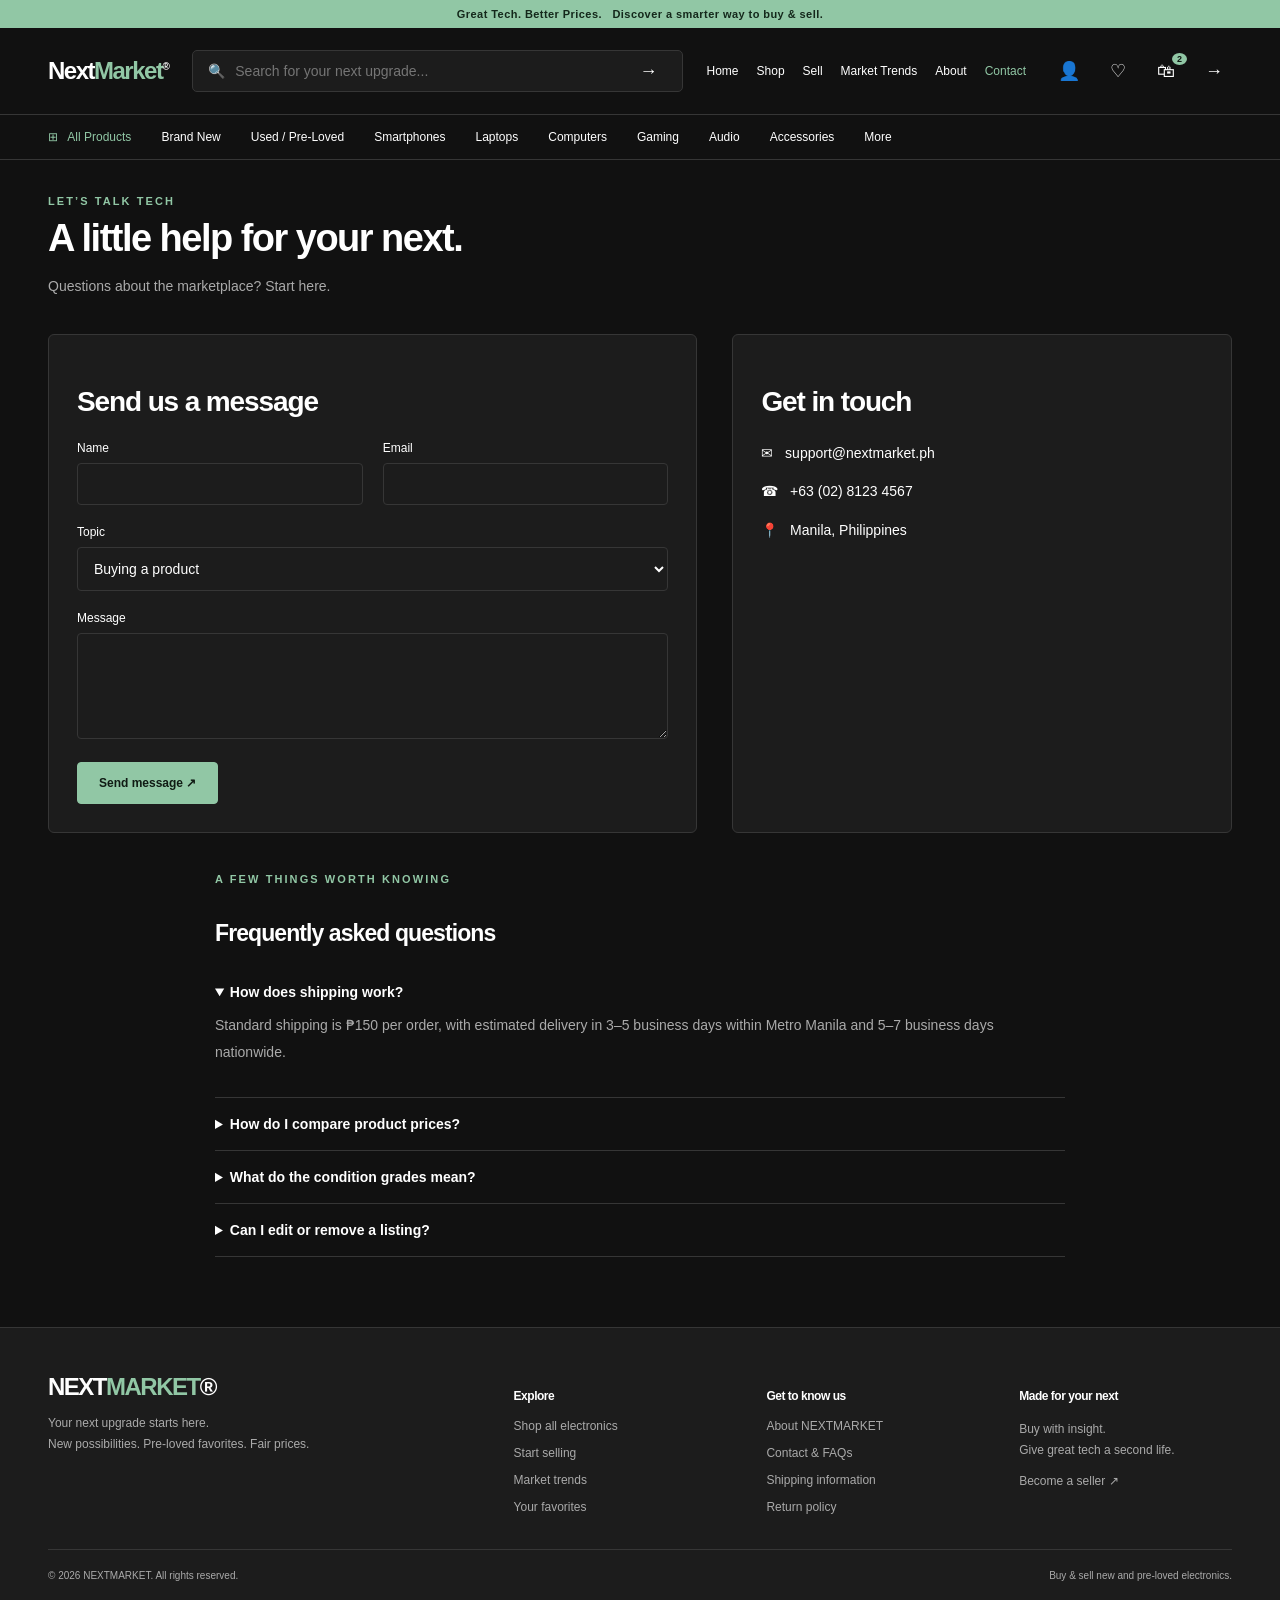
<file: contact.html>
<!DOCTYPE html>
<html lang="en">
  <head>
    <meta charset="utf-8" />
    <meta name="viewport" content="width=device-width, initial-scale=1.0" />
    <meta name="description" content="NEXTMARKET — buy and sell brand-new and pre-loved electronics." />
    <title>Contact us | NEXTMARKET</title>
    <link rel="icon" href="assets/icons/favicon.svg" />
    <link rel="stylesheet" href="css/style.css" />
  </head>
  <body>
    <a href="#main" class="skip-link">Skip to content</a>
    <div id="site-header">
      <div class="promo-strip">
        Great Tech. Better Prices. &nbsp; Discover a smarter way to buy &amp; sell.
      </div>

      <header class="header">
        <div class="wrap header-main">
          <a class="logo" href="index.html">Next<span>Market</span><sup class="logo-mark">&reg;</sup></a>
          <form class="search-box" action="shop.html" method="get">
            <span class="icon">&#128269;</span>
            <input type="text" name="q" aria-label="Search electronics" placeholder="Search for your next upgrade..." />
            <button type="submit" class="icon-btn" aria-label="Search">&#8594;</button>
          </form>
          <nav class="main-nav" aria-label="Main navigation">
          <a href="index.html" class="secondary">Home</a>
          <a href="shop.html">Shop</a>
          <a href="sell.html">Sell</a>
          <a href="market.html">Market Trends</a>
          <a href="about.html" class="secondary">About</a>
          <a href="contact.html" class="active secondary">Contact</a>
          </nav>
          <div class="header-actions">
            <a href="account.html" class="icon-btn" aria-label="My account">&#128100;</a>
            <a href="shop.html" class="icon-btn" aria-label="Favorites">&#9825;</a>
            <a href="cart.html" class="icon-btn" aria-label="Shopping cart">
              &#128717;<span class="count">2</span>
            </a>
            <a href="login.html" class="icon-btn" aria-label="Log in">&#8594;</a>
            <details class="mobile-menu">
              <summary class="icon-btn" aria-label="Open navigation">&#9776;</summary>
              <nav class="mobile-nav-panel" aria-label="Mobile navigation">
                <a href="index.html">Home</a>
                <a href="shop.html">Shop</a>
                <a href="sell.html">Sell</a>
                <a href="market.html">Market Trends</a>
                <a href="about.html">About</a>
                <a href="contact.html">Contact</a>
                <a href="account.html">Account</a>
                <a href="login.html">Log in</a>
              </nav>
            </details>
          </div>
        </div>
        <nav class="wrap category-nav" aria-label="Product categories">
          <a href="shop.html">&#8862; &nbsp; All Products</a>
          <a href="shop.html">Brand New</a>
          <a href="shop.html">Used / Pre-Loved</a>
          <a href="shop.html">Smartphones</a>
          <a href="shop.html">Laptops</a>
          <a href="shop.html">Computers</a>
          <a href="shop.html">Gaming</a>
          <a href="shop.html">Audio</a>
          <a href="shop.html">Accessories</a>
          <a href="shop.html">More</a>
        </nav>
      </header>
    </div>
    <main id="main">
      <div class="wrap">
        <div class="page-head">
          <div class="eyebrow">LET’S TALK TECH</div>
          <h1>A little help for your next.</h1>
          <p class="muted">Questions about the marketplace? Start here.</p>
        </div>
        <div class="contact-grid">
          <section class="panel">
            <h2>Send us a message</h2>
            <form class="form-grid spacing-top" action="contact.html" method="get">
              <div>
                <label class="form-label" for="contact-name">Name</label>
                <input class="form-control" id="contact-name" name="name" required />
              </div>
              <div>
                <label class="form-label" for="contact-email">Email</label>
                <input class="form-control" id="contact-email" name="email" type="email" required />
              </div>
              <div class="full">
                <label for="contact-topic" class="form-label">Topic</label>
                <select name="topic" id="contact-topic" class="form-select">
                  <option>Buying a product</option>
                  <option>Selling a product</option>
                  <option>Shipping &amp; returns</option>
                  <option>General inquiry</option>
                </select>
              </div>
              <div class="full">
                <label for="contact-message" class="form-label">Message</label>
                <textarea id="contact-message" name="message" class="form-control" rows="5" required></textarea>
              </div>
              <div class="full">
                <button class="btn btn-mint" type="submit">Send message &#8599;</button>
              </div>
            </form>
          </section>

          <aside class="panel">
            <h2>Get in touch</h2>
            <p>&#9993; &nbsp; <a href="mailto:support@nextmarket.ph">support@nextmarket.ph</a></p>
            <p>&#9742; &nbsp; +63 (02) 8123 4567</p>
            <p>&#128205; &nbsp; Manila, Philippines</p>
          </aside>
        </div>
        <section class="section policy">
          <div class="eyebrow">A FEW THINGS WORTH KNOWING</div>
          <h2>Frequently asked questions</h2>
          <details class="faq" open>
            <summary>How does shipping work?</summary>
            <p>Standard shipping is ₱150 per order, with estimated delivery in 3–5 business days within Metro Manila and 5–7 business days nationwide.</p>
          </details>
          <details class="faq">
            <summary>How do I compare product prices?</summary>
            <p>Open any product page or visit the Market Trends page to view recent sale prices, lowest ask, and highest bid figures.</p>
          </details>
          <details class="faq">
            <summary>What do the condition grades mean?</summary>
            <p>Like New means minimal signs of use. Excellent means light wear. Good means visible wear but fully functional. Fair means heavier cosmetic wear.</p>
          </details>
          <details class="faq">
            <summary>Can I edit or remove a listing?</summary>
            <p>Yes. Open the Sell page, scroll down to My listings, and click Edit or Delete.</p>
          </details>
        </section>
      </div>
    </main>
    <footer class="footer">
      <div class="wrap">
        <div class="footer-grid">
          <div>
            <a class="logo" href="index.html">NEXT<span>MARKET</span>&reg;</a>
            <p>Your next upgrade starts here.<br />New possibilities. Pre-loved favorites. Fair prices.</p>
          </div>
          <div>
            <h4>Explore</h4>
            <a href="shop.html">Shop all electronics</a>
            <a href="sell.html">Start selling</a>
            <a href="market.html">Market trends</a>
            <a href="shop.html">Your favorites</a>
          </div>
          <div>
            <h4>Get to know us</h4>
            <a href="about.html">About NEXTMARKET</a>
            <a href="contact.html">Contact &amp; FAQs</a>
            <a href="shipping.html">Shipping information</a>
            <a href="returns.html">Return policy</a>
          </div>
          <div>
            <h4>Made for your next</h4>
            <p>Buy with insight.<br />Give great tech a second life.</p>
            <a href="sell.html">Become a seller &#8599;</a>
          </div>
        </div>
        <div class="footer-bottom">
          <span>&copy; 2026 NEXTMARKET. All rights reserved.</span>
          <span>Buy &amp; sell new and pre-loved electronics.</span>
        </div>
      </div>
    </footer>
  </body>
</html>
</file>
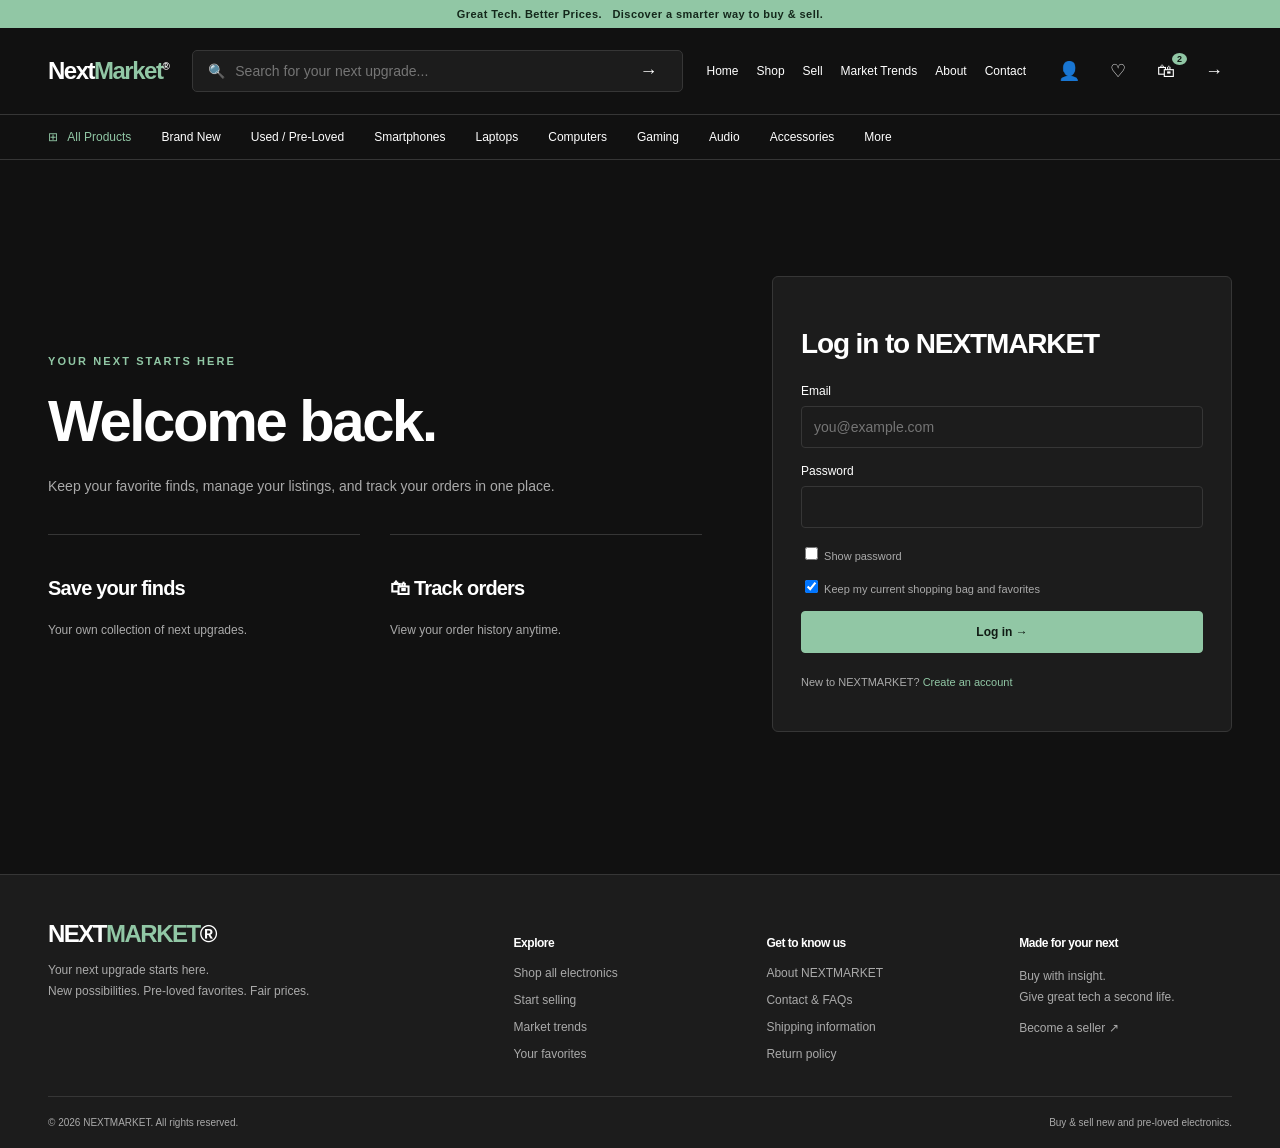
<file: login.html>
<!DOCTYPE html>
<html lang="en">
  <head>
    <meta charset="utf-8" />
    <meta name="viewport" content="width=device-width, initial-scale=1.0" />
    <meta name="description" content="NEXTMARKET — buy and sell brand-new and pre-loved electronics." />
    <title>Log in | NEXTMARKET</title>
    <link rel="icon" href="assets/icons/favicon.svg" />
    <link rel="stylesheet" href="css/style.css" />
  </head>
  <body>
    <a href="#main" class="skip-link">Skip to content</a>
    <div id="site-header">
      <div class="promo-strip">
        Great Tech. Better Prices. &nbsp; Discover a smarter way to buy &amp; sell.
      </div>

      <header class="header">
        <div class="wrap header-main">
          <a class="logo" href="index.html">Next<span>Market</span><sup class="logo-mark">&reg;</sup></a>
          <form class="search-box" action="shop.html" method="get">
            <span class="icon">&#128269;</span>
            <input type="text" name="q" aria-label="Search electronics" placeholder="Search for your next upgrade..." />
            <button type="submit" class="icon-btn" aria-label="Search">&#8594;</button>
          </form>
          <nav class="main-nav" aria-label="Main navigation">
          <a href="index.html" class="secondary">Home</a>
          <a href="shop.html">Shop</a>
          <a href="sell.html">Sell</a>
          <a href="market.html">Market Trends</a>
          <a href="about.html" class="secondary">About</a>
          <a href="contact.html" class="secondary">Contact</a>
          </nav>
          <div class="header-actions">
            <a href="account.html" class="icon-btn" aria-label="My account">&#128100;</a>
            <a href="shop.html" class="icon-btn" aria-label="Favorites">&#9825;</a>
            <a href="cart.html" class="icon-btn" aria-label="Shopping cart">
              &#128717;<span class="count">2</span>
            </a>
            <a href="login.html" class="icon-btn" aria-label="Log in">&#8594;</a>
            <details class="mobile-menu">
              <summary class="icon-btn" aria-label="Open navigation">&#9776;</summary>
              <nav class="mobile-nav-panel" aria-label="Mobile navigation">
                <a href="index.html">Home</a>
                <a href="shop.html">Shop</a>
                <a href="sell.html">Sell</a>
                <a href="market.html">Market Trends</a>
                <a href="about.html">About</a>
                <a href="contact.html">Contact</a>
                <a href="account.html">Account</a>
                <a href="login.html">Log in</a>
              </nav>
            </details>
          </div>
        </div>
        <nav class="wrap category-nav" aria-label="Product categories">
          <a href="shop.html">&#8862; &nbsp; All Products</a>
          <a href="shop.html">Brand New</a>
          <a href="shop.html">Used / Pre-Loved</a>
          <a href="shop.html">Smartphones</a>
          <a href="shop.html">Laptops</a>
          <a href="shop.html">Computers</a>
          <a href="shop.html">Gaming</a>
          <a href="shop.html">Audio</a>
          <a href="shop.html">Accessories</a>
          <a href="shop.html">More</a>
        </nav>
      </header>
    </div>
    <main id="main">
      <div class="wrap">
        <div class="auth-layout section">
          <section class="auth-intro">
            <div class="eyebrow">YOUR NEXT STARTS HERE</div>
            <h1>Welcome back.</h1>
            <p class="muted">Keep your favorite finds, manage your listings, and track your orders in one place.</p>
            <div class="steps">
              <div class="step">
                <h3>Save your finds</h3>
                <p>Your own collection of next upgrades.</p>
              </div>
              <div class="step">
                <h3>&#128717; Track orders</h3>
                <p>View your order history anytime.</p>
              </div>
            </div>
          </section>
          <section class="panel">
            <h2>Log in to NEXTMARKET</h2>
            <form action="account.html" method="get" class="spacing-top">
              <label class="form-label" for="auth-email">Email</label>
              <input id="auth-email" class="form-control spacing-bottom" type="email" placeholder="you@example.com" required />

              <label class="form-label" for="auth-password">Password</label>
              <input id="auth-password" class="form-control spacing-bottom" type="password" required />

              <label class="note check-row">
                <input type="checkbox" /> Show password
              </label>
              <label class="note check-row">
                <input type="checkbox" checked /> Keep my current shopping bag and favorites
              </label>

              <button class="btn btn-mint full-btn" type="submit">Log in &#8594;</button>
            </form>
            <p class="note spacing-top">
              New to NEXTMARKET?
              <a class="positive" href="signup.html">Create an account</a>
            </p>
          </section>
        </div>
      </div>
    </main>
    <footer class="footer">
      <div class="wrap">
        <div class="footer-grid">
          <div>
            <a class="logo" href="index.html">NEXT<span>MARKET</span>&reg;</a>
            <p>Your next upgrade starts here.<br />New possibilities. Pre-loved favorites. Fair prices.</p>
          </div>
          <div>
            <h4>Explore</h4>
            <a href="shop.html">Shop all electronics</a>
            <a href="sell.html">Start selling</a>
            <a href="market.html">Market trends</a>
            <a href="shop.html">Your favorites</a>
          </div>
          <div>
            <h4>Get to know us</h4>
            <a href="about.html">About NEXTMARKET</a>
            <a href="contact.html">Contact &amp; FAQs</a>
            <a href="shipping.html">Shipping information</a>
            <a href="returns.html">Return policy</a>
          </div>
          <div>
            <h4>Made for your next</h4>
            <p>Buy with insight.<br />Give great tech a second life.</p>
            <a href="sell.html">Become a seller &#8599;</a>
          </div>
        </div>
        <div class="footer-bottom">
          <span>&copy; 2026 NEXTMARKET. All rights reserved.</span>
          <span>Buy &amp; sell new and pre-loved electronics.</span>
        </div>
      </div>
    </footer>
  </body>
</html>
</file>
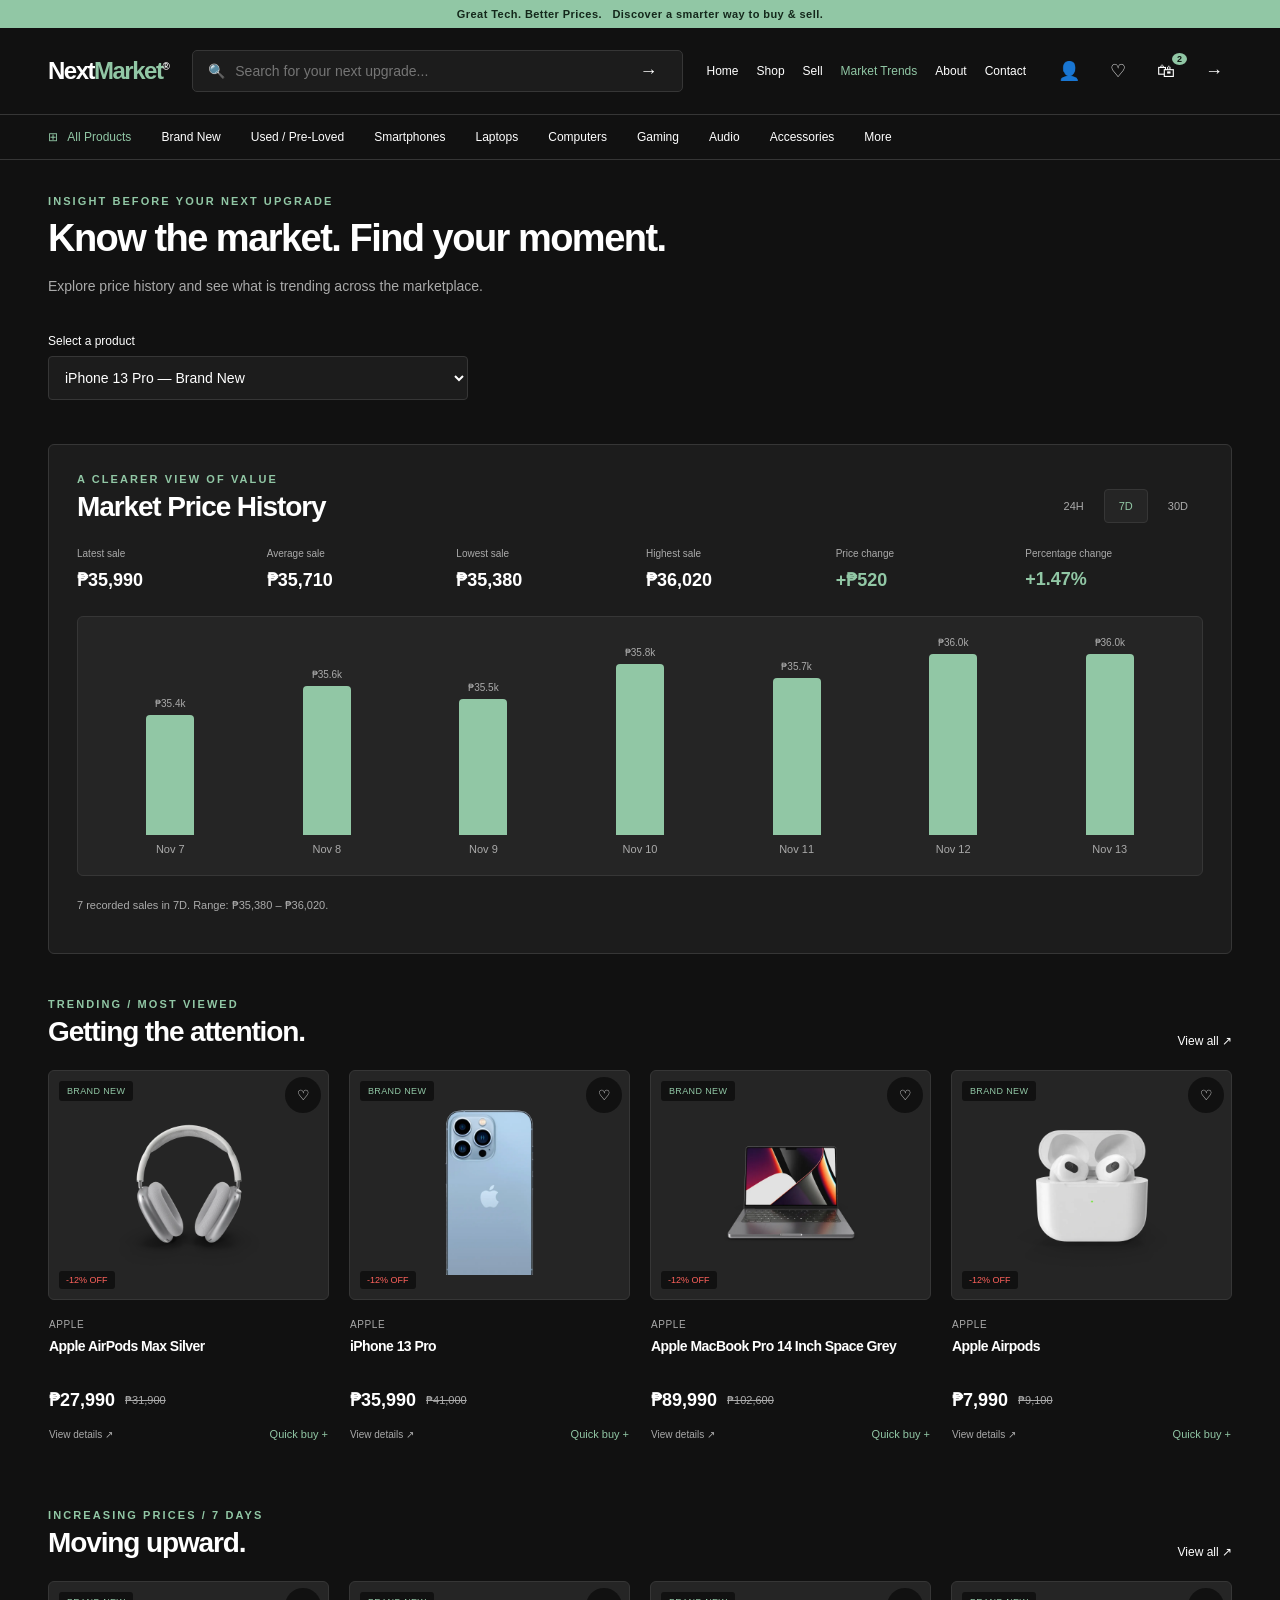
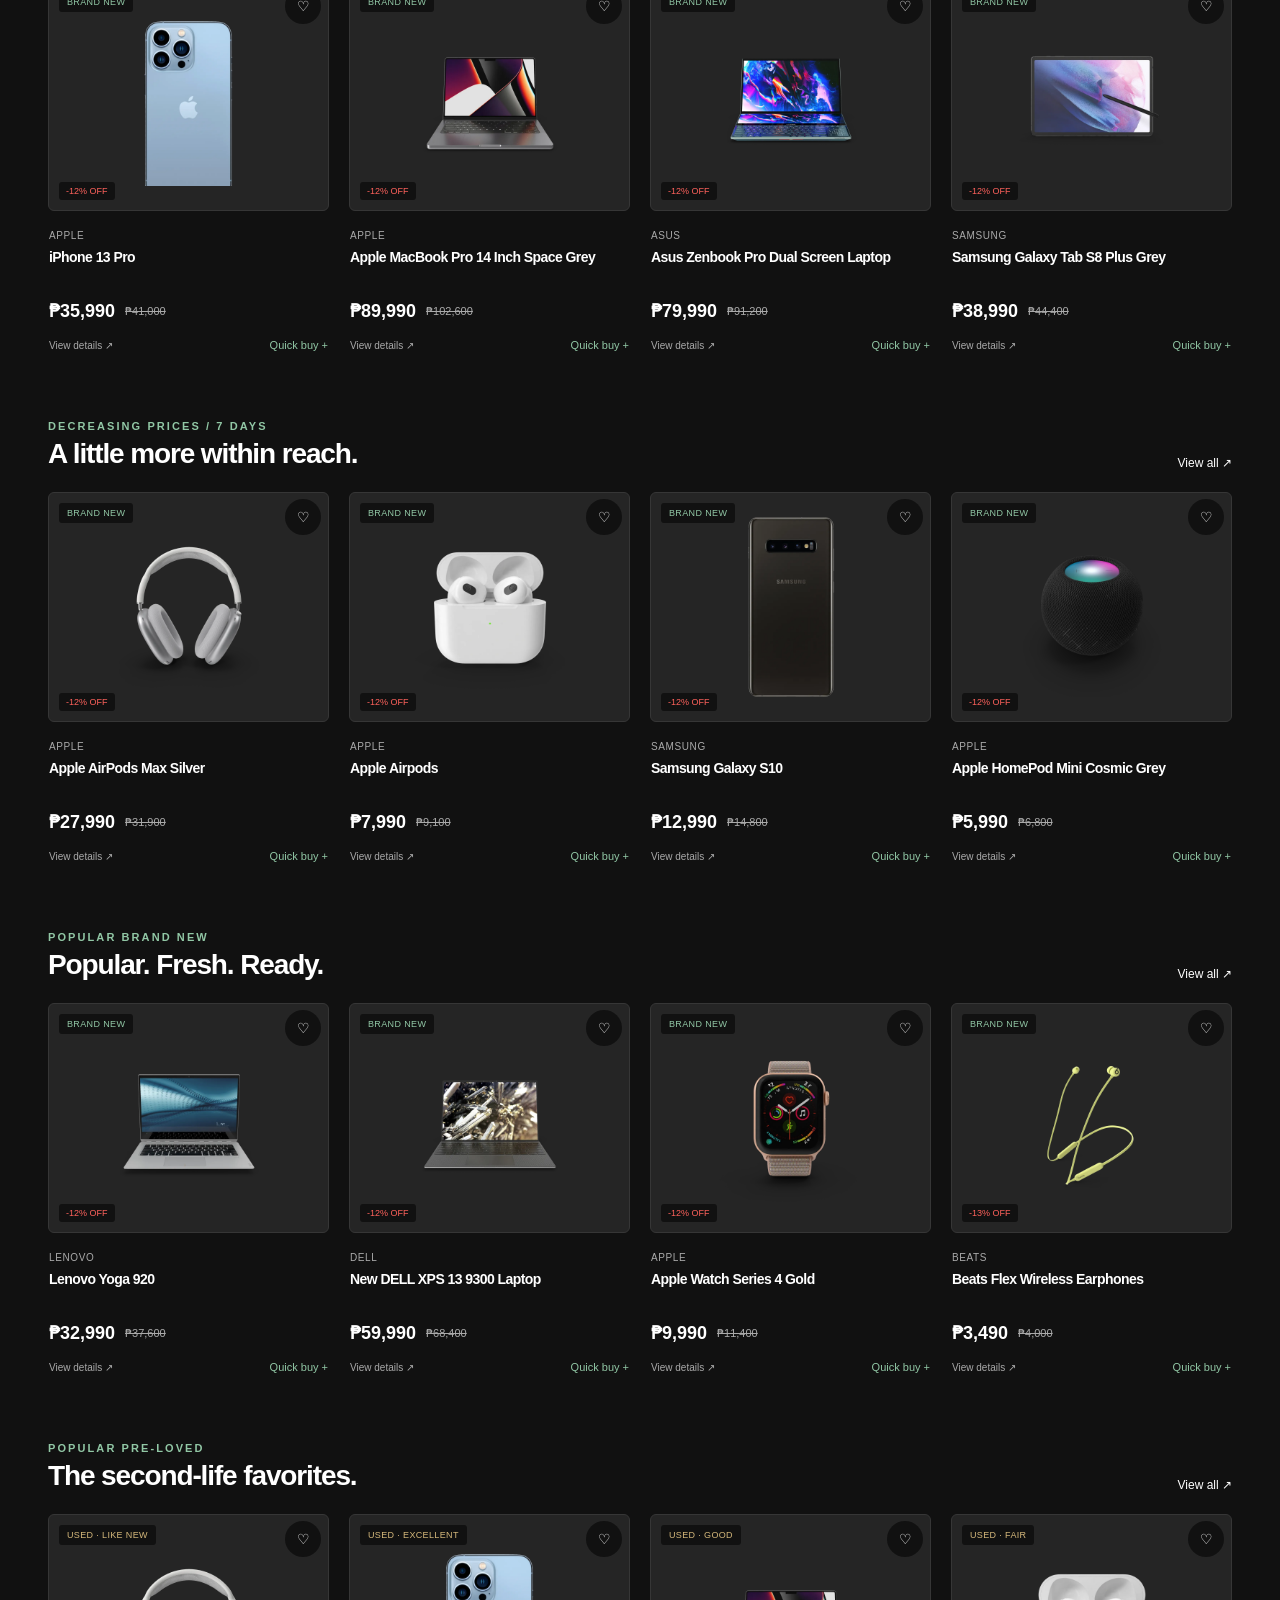
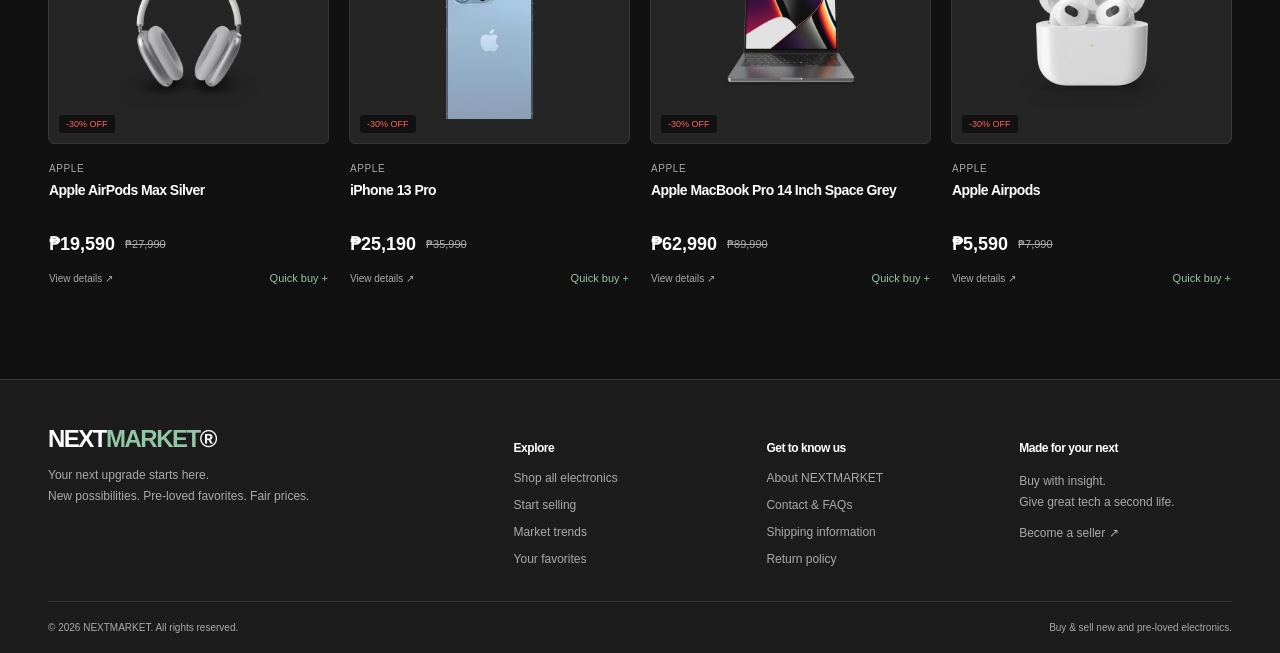
<file: market.html>
<!DOCTYPE html>
<html lang="en">
  <head>
    <meta charset="utf-8" />
    <meta name="viewport" content="width=device-width, initial-scale=1.0" />
    <meta name="description" content="NEXTMARKET — buy and sell brand-new and pre-loved electronics." />
    <title>Market trends | NEXTMARKET</title>
    <link rel="icon" href="assets/icons/favicon.svg" />
    <link rel="stylesheet" href="css/style.css" />
  </head>
  <body>
    <a href="#main" class="skip-link">Skip to content</a>
    <div id="site-header">
      <div class="promo-strip">
        Great Tech. Better Prices. &nbsp; Discover a smarter way to buy &amp; sell.
      </div>

      <header class="header">
        <div class="wrap header-main">
          <a class="logo" href="index.html">Next<span>Market</span><sup class="logo-mark">&reg;</sup></a>
          <form class="search-box" action="shop.html" method="get">
            <span class="icon">&#128269;</span>
            <input type="text" name="q" aria-label="Search electronics" placeholder="Search for your next upgrade..." />
            <button type="submit" class="icon-btn" aria-label="Search">&#8594;</button>
          </form>
          <nav class="main-nav" aria-label="Main navigation">
          <a href="index.html" class="secondary">Home</a>
          <a href="shop.html">Shop</a>
          <a href="sell.html">Sell</a>
          <a href="market.html" class="active">Market Trends</a>
          <a href="about.html" class="secondary">About</a>
          <a href="contact.html" class="secondary">Contact</a>
          </nav>
          <div class="header-actions">
            <a href="account.html" class="icon-btn" aria-label="My account">&#128100;</a>
            <a href="shop.html" class="icon-btn" aria-label="Favorites">&#9825;</a>
            <a href="cart.html" class="icon-btn" aria-label="Shopping cart">
              &#128717;<span class="count">2</span>
            </a>
            <a href="login.html" class="icon-btn" aria-label="Log in">&#8594;</a>
            <details class="mobile-menu">
              <summary class="icon-btn" aria-label="Open navigation">&#9776;</summary>
              <nav class="mobile-nav-panel" aria-label="Mobile navigation">
                <a href="index.html">Home</a>
                <a href="shop.html">Shop</a>
                <a href="sell.html">Sell</a>
                <a href="market.html">Market Trends</a>
                <a href="about.html">About</a>
                <a href="contact.html">Contact</a>
                <a href="account.html">Account</a>
                <a href="login.html">Log in</a>
              </nav>
            </details>
          </div>
        </div>
        <nav class="wrap category-nav" aria-label="Product categories">
          <a href="shop.html">&#8862; &nbsp; All Products</a>
          <a href="shop.html">Brand New</a>
          <a href="shop.html">Used / Pre-Loved</a>
          <a href="shop.html">Smartphones</a>
          <a href="shop.html">Laptops</a>
          <a href="shop.html">Computers</a>
          <a href="shop.html">Gaming</a>
          <a href="shop.html">Audio</a>
          <a href="shop.html">Accessories</a>
          <a href="shop.html">More</a>
        </nav>
      </header>
    </div>
    <main id="main">
      <div class="wrap">
        <div class="page-head">
          <div class="eyebrow">INSIGHT BEFORE YOUR NEXT UPGRADE</div>
          <h1>Know the market. Find your moment.</h1>
          <p class="muted">Explore price history and see what is trending across the marketplace.</p>
        </div>
        <div class="market-selector">
          <label for="market-product" class="form-label">Select a product</label>
          <select class="form-select" id="market-product">
            <option>iPhone 13 Pro — Brand New</option>
            <option>Apple AirPods Max Silver — Brand New</option>
            <option>Apple MacBook Pro 14 Inch Space Grey — Brand New</option>
            <option>Asus Zenbook Pro Dual Screen Laptop — Brand New</option>
            <option>Samsung Galaxy Tab S8 Plus Grey — Brand New</option>
          </select>
        </div>
        <section class="section panel">
          <div class="section-head chart-head">
            <div>
              <div class="eyebrow">A CLEARER VIEW OF VALUE</div>
              <h2>Market Price History</h2>
            </div>
            <div class="timeframes">
              <button type="button">24H</button>
              <button type="button" class="active">7D</button>
              <button type="button">30D</button>
            </div>
          </div>
          <div class="stats">
            <div class="stat">
              <small>Latest sale</small>
              <strong>₱35,990</strong>
            </div>
            <div class="stat">
              <small>Average sale</small>
              <strong>₱35,710</strong>
            </div>
            <div class="stat">
              <small>Lowest sale</small>
              <strong>₱35,380</strong>
            </div>
            <div class="stat">
              <small>Highest sale</small>
              <strong>₱36,020</strong>
            </div>
            <div class="stat">
              <small>Price change</small>
              <strong class="positive">+₱520</strong>
            </div>
            <div class="stat">
              <small>Percentage change</small>
              <strong class="positive">+1.47%</strong>
            </div>
          </div>
          <div class="chart-box">
            <div class="static-chart">
              <div class="chart-col">
                <span class="bar-value">₱35.4k</span>
                <div class="chart-bar bar-1"></div>
                <span class="bar-label">Nov 7</span>
              </div>
              <div class="chart-col">
                <span class="bar-value">₱35.6k</span>
                <div class="chart-bar bar-2"></div>
                <span class="bar-label">Nov 8</span>
              </div>
              <div class="chart-col">
                <span class="bar-value">₱35.5k</span>
                <div class="chart-bar bar-3"></div>
                <span class="bar-label">Nov 9</span>
              </div>
              <div class="chart-col">
                <span class="bar-value">₱35.8k</span>
                <div class="chart-bar bar-4"></div>
                <span class="bar-label">Nov 10</span>
              </div>
              <div class="chart-col">
                <span class="bar-value">₱35.7k</span>
                <div class="chart-bar bar-5"></div>
                <span class="bar-label">Nov 11</span>
              </div>
              <div class="chart-col">
                <span class="bar-value">₱36.0k</span>
                <div class="chart-bar bar-6"></div>
                <span class="bar-label">Nov 12</span>
              </div>
              <div class="chart-col">
                <span class="bar-value">₱36.0k</span>
                <div class="chart-bar bar-7"></div>
                <span class="bar-label">Nov 13</span>
              </div>
            </div>
          </div>
          <p class="note spacing-top">7 recorded sales in 7D. Range: ₱35,380 – ₱36,020.</p>
        </section>
        <section class="section">
          <div class="section-head">
            <div>
              <div class="eyebrow">TRENDING / MOST VIEWED</div>
              <h2>Getting the attention.</h2>
            </div>
            <a href="shop.html">View all &#8599;</a>
          </div>
          <div class="product-grid">
            <article class="product-card">
              <div class="product-art">
                <span class="condition">BRAND NEW</span>
                <button type="button" class="heart" aria-label="Favorite Apple AirPods Max Silver">&#9825;</button>
                <a href="product.html">
                  <img src="assets/images/product-101-0.webp" alt="Apple AirPods Max Silver" />
                </a>
                <span class="discount">-12% OFF</span>
              </div>
              <div class="product-meta">
                <small>Apple</small>
                <h3><a href="product.html">Apple AirPods Max Silver</a></h3>
                <div class="price-row">
                  <span class="price">₱27,990</span>
                <span class="old-price">₱31,900</span>
                </div>
                <div class="card-bottom">
                  <a href="product.html">View details &#8599;</a>
                  <a href="cart.html" class="quick-buy">Quick buy +</a>
                </div>
              </div>
            </article>
            <article class="product-card">
              <div class="product-art">
                <span class="condition">BRAND NEW</span>
                <button type="button" class="heart" aria-label="Favorite iPhone 13 Pro">&#9825;</button>
                <a href="product.html">
                  <img src="assets/images/product-123-0.webp" alt="iPhone 13 Pro" />
                </a>
                <span class="discount">-12% OFF</span>
              </div>
              <div class="product-meta">
                <small>Apple</small>
                <h3><a href="product.html">iPhone 13 Pro</a></h3>
                <div class="price-row">
                  <span class="price">₱35,990</span>
                <span class="old-price">₱41,000</span>
                </div>
                <div class="card-bottom">
                  <a href="product.html">View details &#8599;</a>
                  <a href="cart.html" class="quick-buy">Quick buy +</a>
                </div>
              </div>
            </article>
            <article class="product-card">
              <div class="product-art">
                <span class="condition">BRAND NEW</span>
                <button type="button" class="heart" aria-label="Favorite Apple MacBook Pro 14 Inch Space Grey">&#9825;</button>
                <a href="product.html">
                  <img src="assets/images/product-78-0.webp" alt="Apple MacBook Pro 14 Inch Space Grey" />
                </a>
                <span class="discount">-12% OFF</span>
              </div>
              <div class="product-meta">
                <small>Apple</small>
                <h3><a href="product.html">Apple MacBook Pro 14 Inch Space Grey</a></h3>
                <div class="price-row">
                  <span class="price">₱89,990</span>
                <span class="old-price">₱102,600</span>
                </div>
                <div class="card-bottom">
                  <a href="product.html">View details &#8599;</a>
                  <a href="cart.html" class="quick-buy">Quick buy +</a>
                </div>
              </div>
            </article>
            <article class="product-card">
              <div class="product-art">
                <span class="condition">BRAND NEW</span>
                <button type="button" class="heart" aria-label="Favorite Apple Airpods">&#9825;</button>
                <a href="product.html">
                  <img src="assets/images/product-100-0.webp" alt="Apple Airpods" />
                </a>
                <span class="discount">-12% OFF</span>
              </div>
              <div class="product-meta">
                <small>Apple</small>
                <h3><a href="product.html">Apple Airpods</a></h3>
                <div class="price-row">
                  <span class="price">₱7,990</span>
                <span class="old-price">₱9,100</span>
                </div>
                <div class="card-bottom">
                  <a href="product.html">View details &#8599;</a>
                  <a href="cart.html" class="quick-buy">Quick buy +</a>
                </div>
              </div>
            </article>
          </div>
        </section>
        <section class="section">
          <div class="section-head">
            <div>
              <div class="eyebrow">INCREASING PRICES / 7 DAYS</div>
              <h2>Moving upward.</h2>
            </div>
            <a href="shop.html">View all &#8599;</a>
          </div>
          <div class="product-grid">
            <article class="product-card">
              <div class="product-art">
                <span class="condition">BRAND NEW</span>
                <button type="button" class="heart" aria-label="Favorite iPhone 13 Pro">&#9825;</button>
                <a href="product.html">
                  <img src="assets/images/product-123-0.webp" alt="iPhone 13 Pro" />
                </a>
                <span class="discount">-12% OFF</span>
              </div>
              <div class="product-meta">
                <small>Apple</small>
                <h3><a href="product.html">iPhone 13 Pro</a></h3>
                <div class="price-row">
                  <span class="price">₱35,990</span>
                <span class="old-price">₱41,000</span>
                </div>
                <div class="card-bottom">
                  <a href="product.html">View details &#8599;</a>
                  <a href="cart.html" class="quick-buy">Quick buy +</a>
                </div>
              </div>
            </article>
            <article class="product-card">
              <div class="product-art">
                <span class="condition">BRAND NEW</span>
                <button type="button" class="heart" aria-label="Favorite Apple MacBook Pro 14 Inch Space Grey">&#9825;</button>
                <a href="product.html">
                  <img src="assets/images/product-78-0.webp" alt="Apple MacBook Pro 14 Inch Space Grey" />
                </a>
                <span class="discount">-12% OFF</span>
              </div>
              <div class="product-meta">
                <small>Apple</small>
                <h3><a href="product.html">Apple MacBook Pro 14 Inch Space Grey</a></h3>
                <div class="price-row">
                  <span class="price">₱89,990</span>
                <span class="old-price">₱102,600</span>
                </div>
                <div class="card-bottom">
                  <a href="product.html">View details &#8599;</a>
                  <a href="cart.html" class="quick-buy">Quick buy +</a>
                </div>
              </div>
            </article>
            <article class="product-card">
              <div class="product-art">
                <span class="condition">BRAND NEW</span>
                <button type="button" class="heart" aria-label="Favorite Asus Zenbook Pro Dual Screen Laptop">&#9825;</button>
                <a href="product.html">
                  <img src="assets/images/product-79-0.webp" alt="Asus Zenbook Pro Dual Screen Laptop" />
                </a>
                <span class="discount">-12% OFF</span>
              </div>
              <div class="product-meta">
                <small>ASUS</small>
                <h3><a href="product.html">Asus Zenbook Pro Dual Screen Laptop</a></h3>
                <div class="price-row">
                  <span class="price">₱79,990</span>
                <span class="old-price">₱91,200</span>
                </div>
                <div class="card-bottom">
                  <a href="product.html">View details &#8599;</a>
                  <a href="cart.html" class="quick-buy">Quick buy +</a>
                </div>
              </div>
            </article>
            <article class="product-card">
              <div class="product-art">
                <span class="condition">BRAND NEW</span>
                <button type="button" class="heart" aria-label="Favorite Samsung Galaxy Tab S8 Plus Grey">&#9825;</button>
                <a href="product.html">
                  <img src="assets/images/product-160-0.webp" alt="Samsung Galaxy Tab S8 Plus Grey" />
                </a>
                <span class="discount">-12% OFF</span>
              </div>
              <div class="product-meta">
                <small>Samsung</small>
                <h3><a href="product.html">Samsung Galaxy Tab S8 Plus Grey</a></h3>
                <div class="price-row">
                  <span class="price">₱38,990</span>
                <span class="old-price">₱44,400</span>
                </div>
                <div class="card-bottom">
                  <a href="product.html">View details &#8599;</a>
                  <a href="cart.html" class="quick-buy">Quick buy +</a>
                </div>
              </div>
            </article>
          </div>
        </section>
        <section class="section">
          <div class="section-head">
            <div>
              <div class="eyebrow">DECREASING PRICES / 7 DAYS</div>
              <h2>A little more within reach.</h2>
            </div>
            <a href="shop.html">View all &#8599;</a>
          </div>
          <div class="product-grid">
            <article class="product-card">
              <div class="product-art">
                <span class="condition">BRAND NEW</span>
                <button type="button" class="heart" aria-label="Favorite Apple AirPods Max Silver">&#9825;</button>
                <a href="product.html">
                  <img src="assets/images/product-101-0.webp" alt="Apple AirPods Max Silver" />
                </a>
                <span class="discount">-12% OFF</span>
              </div>
              <div class="product-meta">
                <small>Apple</small>
                <h3><a href="product.html">Apple AirPods Max Silver</a></h3>
                <div class="price-row">
                  <span class="price">₱27,990</span>
                <span class="old-price">₱31,900</span>
                </div>
                <div class="card-bottom">
                  <a href="product.html">View details &#8599;</a>
                  <a href="cart.html" class="quick-buy">Quick buy +</a>
                </div>
              </div>
            </article>
            <article class="product-card">
              <div class="product-art">
                <span class="condition">BRAND NEW</span>
                <button type="button" class="heart" aria-label="Favorite Apple Airpods">&#9825;</button>
                <a href="product.html">
                  <img src="assets/images/product-100-0.webp" alt="Apple Airpods" />
                </a>
                <span class="discount">-12% OFF</span>
              </div>
              <div class="product-meta">
                <small>Apple</small>
                <h3><a href="product.html">Apple Airpods</a></h3>
                <div class="price-row">
                  <span class="price">₱7,990</span>
                <span class="old-price">₱9,100</span>
                </div>
                <div class="card-bottom">
                  <a href="product.html">View details &#8599;</a>
                  <a href="cart.html" class="quick-buy">Quick buy +</a>
                </div>
              </div>
            </article>
            <article class="product-card">
              <div class="product-art">
                <span class="condition">BRAND NEW</span>
                <button type="button" class="heart" aria-label="Favorite Samsung Galaxy S10">&#9825;</button>
                <a href="product.html">
                  <img src="assets/images/product-133-0.webp" alt="Samsung Galaxy S10" />
                </a>
                <span class="discount">-12% OFF</span>
              </div>
              <div class="product-meta">
                <small>Samsung</small>
                <h3><a href="product.html">Samsung Galaxy S10</a></h3>
                <div class="price-row">
                  <span class="price">₱12,990</span>
                <span class="old-price">₱14,800</span>
                </div>
                <div class="card-bottom">
                  <a href="product.html">View details &#8599;</a>
                  <a href="cart.html" class="quick-buy">Quick buy +</a>
                </div>
              </div>
            </article>
            <article class="product-card">
              <div class="product-art">
                <span class="condition">BRAND NEW</span>
                <button type="button" class="heart" aria-label="Favorite Apple HomePod Mini Cosmic Grey">&#9825;</button>
                <a href="product.html">
                  <img src="assets/images/product-103-0.webp" alt="Apple HomePod Mini Cosmic Grey" />
                </a>
                <span class="discount">-12% OFF</span>
              </div>
              <div class="product-meta">
                <small>Apple</small>
                <h3><a href="product.html">Apple HomePod Mini Cosmic Grey</a></h3>
                <div class="price-row">
                  <span class="price">₱5,990</span>
                <span class="old-price">₱6,800</span>
                </div>
                <div class="card-bottom">
                  <a href="product.html">View details &#8599;</a>
                  <a href="cart.html" class="quick-buy">Quick buy +</a>
                </div>
              </div>
            </article>
          </div>
        </section>
        <section class="section">
          <div class="section-head">
            <div>
              <div class="eyebrow">POPULAR BRAND NEW</div>
              <h2>Popular. Fresh. Ready.</h2>
            </div>
            <a href="shop.html">View all &#8599;</a>
          </div>
          <div class="product-grid">
            <article class="product-card">
              <div class="product-art">
                <span class="condition">BRAND NEW</span>
                <button type="button" class="heart" aria-label="Favorite Lenovo Yoga 920">&#9825;</button>
                <a href="product.html">
                  <img src="assets/images/product-81-0.webp" alt="Lenovo Yoga 920" />
                </a>
                <span class="discount">-12% OFF</span>
              </div>
              <div class="product-meta">
                <small>Lenovo</small>
                <h3><a href="product.html">Lenovo Yoga 920</a></h3>
                <div class="price-row">
                  <span class="price">₱32,990</span>
                <span class="old-price">₱37,600</span>
                </div>
                <div class="card-bottom">
                  <a href="product.html">View details &#8599;</a>
                  <a href="cart.html" class="quick-buy">Quick buy +</a>
                </div>
              </div>
            </article>
            <article class="product-card">
              <div class="product-art">
                <span class="condition">BRAND NEW</span>
                <button type="button" class="heart" aria-label="Favorite New DELL XPS 13 9300 Laptop">&#9825;</button>
                <a href="product.html">
                  <img src="assets/images/product-82-0.webp" alt="New DELL XPS 13 9300 Laptop" />
                </a>
                <span class="discount">-12% OFF</span>
              </div>
              <div class="product-meta">
                <small>Dell</small>
                <h3><a href="product.html">New DELL XPS 13 9300 Laptop</a></h3>
                <div class="price-row">
                  <span class="price">₱59,990</span>
                <span class="old-price">₱68,400</span>
                </div>
                <div class="card-bottom">
                  <a href="product.html">View details &#8599;</a>
                  <a href="cart.html" class="quick-buy">Quick buy +</a>
                </div>
              </div>
            </article>
            <article class="product-card">
              <div class="product-art">
                <span class="condition">BRAND NEW</span>
                <button type="button" class="heart" aria-label="Favorite Apple Watch Series 4 Gold">&#9825;</button>
                <a href="product.html">
                  <img src="assets/images/product-106-0.webp" alt="Apple Watch Series 4 Gold" />
                </a>
                <span class="discount">-12% OFF</span>
              </div>
              <div class="product-meta">
                <small>Apple</small>
                <h3><a href="product.html">Apple Watch Series 4 Gold</a></h3>
                <div class="price-row">
                  <span class="price">₱9,990</span>
                <span class="old-price">₱11,400</span>
                </div>
                <div class="card-bottom">
                  <a href="product.html">View details &#8599;</a>
                  <a href="cart.html" class="quick-buy">Quick buy +</a>
                </div>
              </div>
            </article>
            <article class="product-card">
              <div class="product-art">
                <span class="condition">BRAND NEW</span>
                <button type="button" class="heart" aria-label="Favorite Beats Flex Wireless Earphones">&#9825;</button>
                <a href="product.html">
                  <img src="assets/images/product-107-0.webp" alt="Beats Flex Wireless Earphones" />
                </a>
                <span class="discount">-13% OFF</span>
              </div>
              <div class="product-meta">
                <small>Beats</small>
                <h3><a href="product.html">Beats Flex Wireless Earphones</a></h3>
                <div class="price-row">
                  <span class="price">₱3,490</span>
                <span class="old-price">₱4,000</span>
                </div>
                <div class="card-bottom">
                  <a href="product.html">View details &#8599;</a>
                  <a href="cart.html" class="quick-buy">Quick buy +</a>
                </div>
              </div>
            </article>
          </div>
        </section>
        <section class="section">
          <div class="section-head">
            <div>
              <div class="eyebrow">POPULAR PRE-LOVED</div>
              <h2>The second-life favorites.</h2>
            </div>
            <a href="shop.html">View all &#8599;</a>
          </div>
          <div class="product-grid">
            <article class="product-card">
              <div class="product-art">
                <span class="condition used">USED &middot; LIKE NEW</span>
                <button type="button" class="heart" aria-label="Favorite Apple AirPods Max Silver">&#9825;</button>
                <a href="product.html">
                  <img src="assets/images/product-101-0.webp" alt="Apple AirPods Max Silver" />
                </a>
                <span class="discount">-30% OFF</span>
              </div>
              <div class="product-meta">
                <small>Apple</small>
                <h3><a href="product.html">Apple AirPods Max Silver</a></h3>
                <div class="price-row">
                  <span class="price">₱19,590</span>
                <span class="old-price">₱27,990</span>
                </div>
                <div class="card-bottom">
                  <a href="product.html">View details &#8599;</a>
                  <a href="cart.html" class="quick-buy">Quick buy +</a>
                </div>
              </div>
            </article>
            <article class="product-card">
              <div class="product-art">
                <span class="condition used">USED &middot; EXCELLENT</span>
                <button type="button" class="heart" aria-label="Favorite iPhone 13 Pro">&#9825;</button>
                <a href="product.html">
                  <img src="assets/images/product-123-0.webp" alt="iPhone 13 Pro" />
                </a>
                <span class="discount">-30% OFF</span>
              </div>
              <div class="product-meta">
                <small>Apple</small>
                <h3><a href="product.html">iPhone 13 Pro</a></h3>
                <div class="price-row">
                  <span class="price">₱25,190</span>
                <span class="old-price">₱35,990</span>
                </div>
                <div class="card-bottom">
                  <a href="product.html">View details &#8599;</a>
                  <a href="cart.html" class="quick-buy">Quick buy +</a>
                </div>
              </div>
            </article>
            <article class="product-card">
              <div class="product-art">
                <span class="condition used">USED &middot; GOOD</span>
                <button type="button" class="heart" aria-label="Favorite Apple MacBook Pro 14 Inch Space Grey">&#9825;</button>
                <a href="product.html">
                  <img src="assets/images/product-78-0.webp" alt="Apple MacBook Pro 14 Inch Space Grey" />
                </a>
                <span class="discount">-30% OFF</span>
              </div>
              <div class="product-meta">
                <small>Apple</small>
                <h3><a href="product.html">Apple MacBook Pro 14 Inch Space Grey</a></h3>
                <div class="price-row">
                  <span class="price">₱62,990</span>
                <span class="old-price">₱89,990</span>
                </div>
                <div class="card-bottom">
                  <a href="product.html">View details &#8599;</a>
                  <a href="cart.html" class="quick-buy">Quick buy +</a>
                </div>
              </div>
            </article>
            <article class="product-card">
              <div class="product-art">
                <span class="condition used">USED &middot; FAIR</span>
                <button type="button" class="heart" aria-label="Favorite Apple Airpods">&#9825;</button>
                <a href="product.html">
                  <img src="assets/images/product-100-0.webp" alt="Apple Airpods" />
                </a>
                <span class="discount">-30% OFF</span>
              </div>
              <div class="product-meta">
                <small>Apple</small>
                <h3><a href="product.html">Apple Airpods</a></h3>
                <div class="price-row">
                  <span class="price">₱5,590</span>
                <span class="old-price">₱7,990</span>
                </div>
                <div class="card-bottom">
                  <a href="product.html">View details &#8599;</a>
                  <a href="cart.html" class="quick-buy">Quick buy +</a>
                </div>
              </div>
            </article>
          </div>
        </section>
      </div>
    </main>
    <footer class="footer">
      <div class="wrap">
        <div class="footer-grid">
          <div>
            <a class="logo" href="index.html">NEXT<span>MARKET</span>&reg;</a>
            <p>Your next upgrade starts here.<br />New possibilities. Pre-loved favorites. Fair prices.</p>
          </div>
          <div>
            <h4>Explore</h4>
            <a href="shop.html">Shop all electronics</a>
            <a href="sell.html">Start selling</a>
            <a href="market.html">Market trends</a>
            <a href="shop.html">Your favorites</a>
          </div>
          <div>
            <h4>Get to know us</h4>
            <a href="about.html">About NEXTMARKET</a>
            <a href="contact.html">Contact &amp; FAQs</a>
            <a href="shipping.html">Shipping information</a>
            <a href="returns.html">Return policy</a>
          </div>
          <div>
            <h4>Made for your next</h4>
            <p>Buy with insight.<br />Give great tech a second life.</p>
            <a href="sell.html">Become a seller &#8599;</a>
          </div>
        </div>
        <div class="footer-bottom">
          <span>&copy; 2026 NEXTMARKET. All rights reserved.</span>
          <span>Buy &amp; sell new and pre-loved electronics.</span>
        </div>
      </div>
    </footer>
  </body>
</html>
</file>
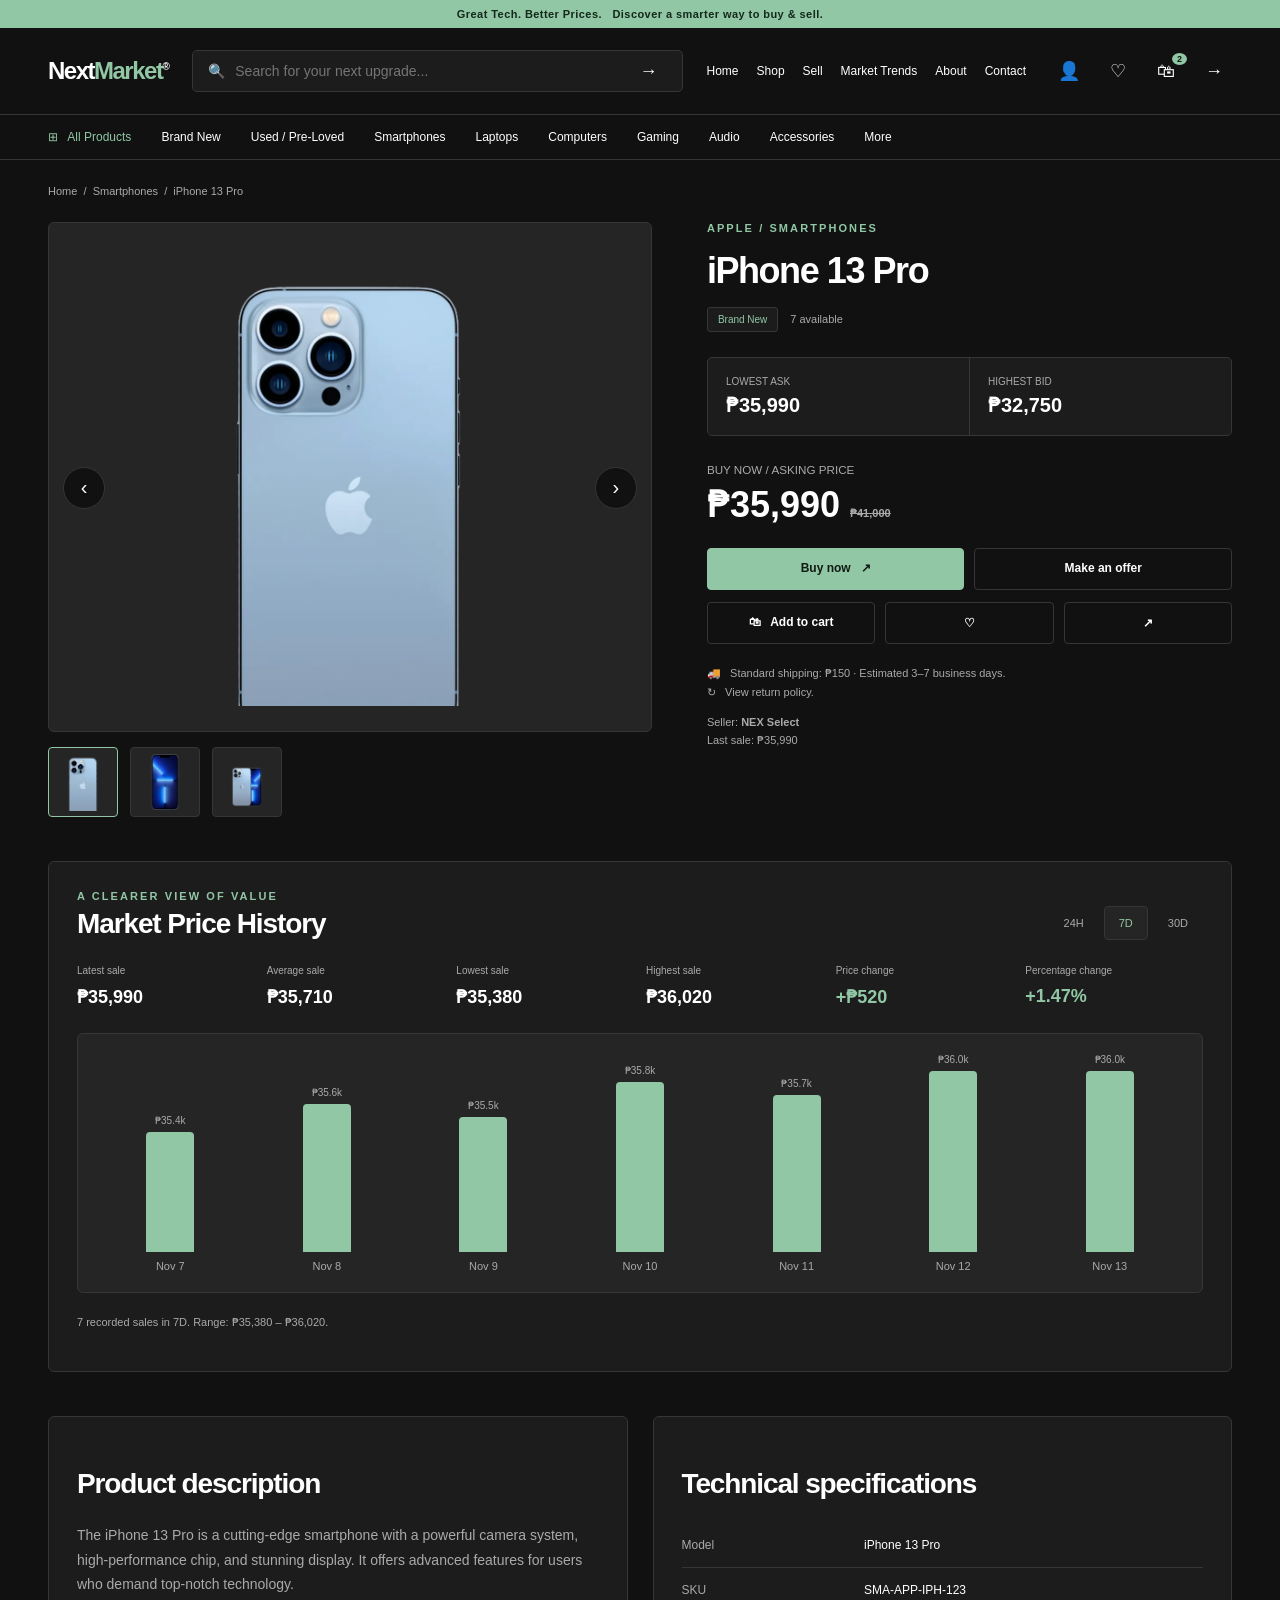
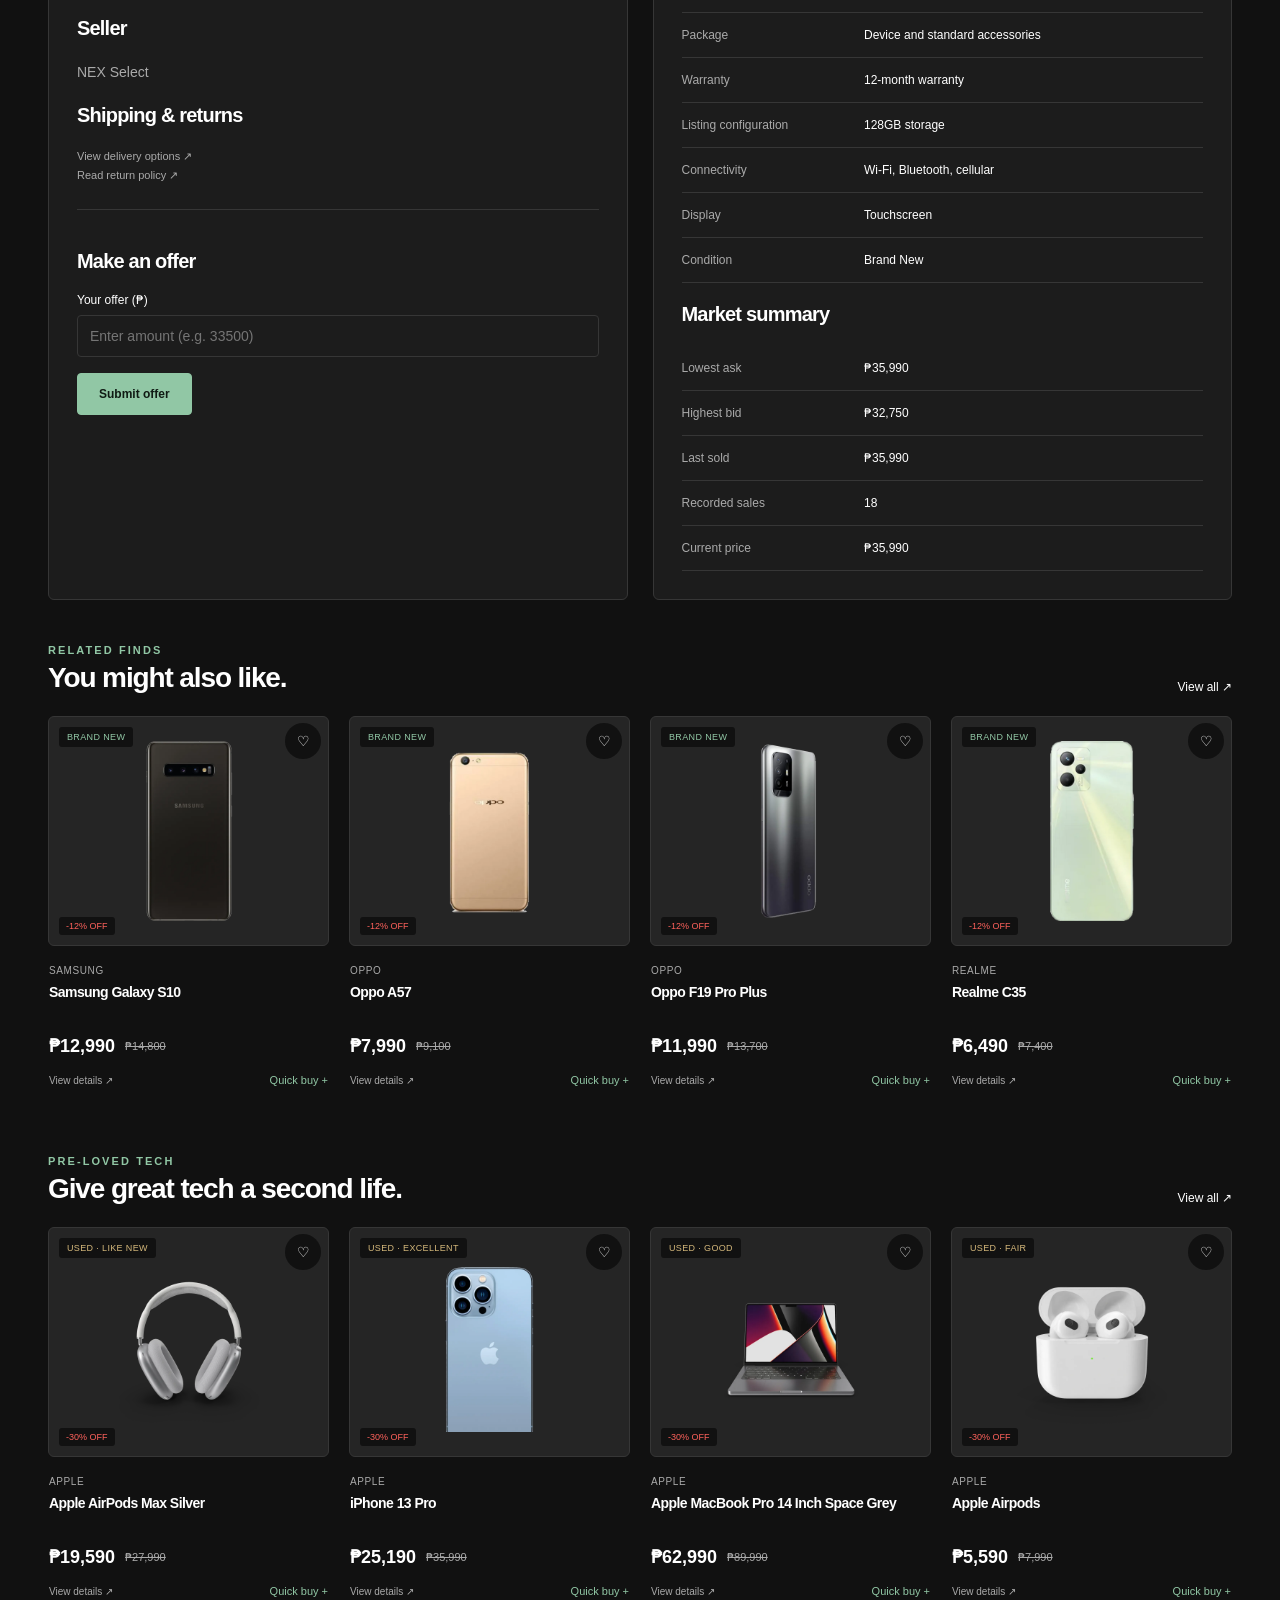
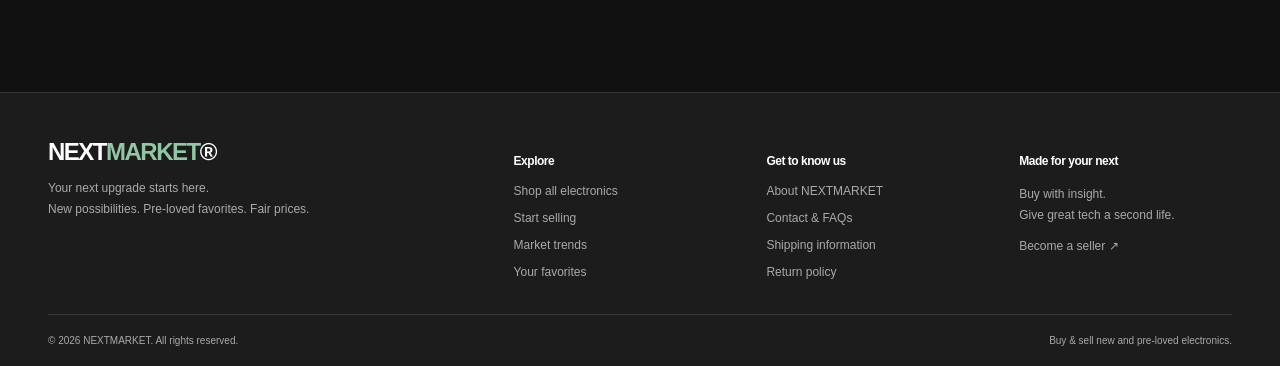
<file: product.html>
<!DOCTYPE html>
<html lang="en">
  <head>
    <meta charset="utf-8" />
    <meta name="viewport" content="width=device-width, initial-scale=1.0" />
    <meta name="description" content="NEXTMARKET — buy and sell brand-new and pre-loved electronics." />
    <title>iPhone 13 Pro | NEXTMARKET</title>
    <link rel="icon" href="assets/icons/favicon.svg" />
    <link rel="stylesheet" href="css/style.css" />
  </head>
  <body>
    <a href="#main" class="skip-link">Skip to content</a>
    <div id="site-header">
      <div class="promo-strip">
        Great Tech. Better Prices. &nbsp; Discover a smarter way to buy &amp; sell.
      </div>

      <header class="header">
        <div class="wrap header-main">
          <a class="logo" href="index.html">Next<span>Market</span><sup class="logo-mark">&reg;</sup></a>
          <form class="search-box" action="shop.html" method="get">
            <span class="icon">&#128269;</span>
            <input type="text" name="q" aria-label="Search electronics" placeholder="Search for your next upgrade..." />
            <button type="submit" class="icon-btn" aria-label="Search">&#8594;</button>
          </form>
          <nav class="main-nav" aria-label="Main navigation">
          <a href="index.html" class="secondary">Home</a>
          <a href="shop.html">Shop</a>
          <a href="sell.html">Sell</a>
          <a href="market.html">Market Trends</a>
          <a href="about.html" class="secondary">About</a>
          <a href="contact.html" class="secondary">Contact</a>
          </nav>
          <div class="header-actions">
            <a href="account.html" class="icon-btn" aria-label="My account">&#128100;</a>
            <a href="shop.html" class="icon-btn" aria-label="Favorites">&#9825;</a>
            <a href="cart.html" class="icon-btn" aria-label="Shopping cart">
              &#128717;<span class="count">2</span>
            </a>
            <a href="login.html" class="icon-btn" aria-label="Log in">&#8594;</a>
            <details class="mobile-menu">
              <summary class="icon-btn" aria-label="Open navigation">&#9776;</summary>
              <nav class="mobile-nav-panel" aria-label="Mobile navigation">
                <a href="index.html">Home</a>
                <a href="shop.html">Shop</a>
                <a href="sell.html">Sell</a>
                <a href="market.html">Market Trends</a>
                <a href="about.html">About</a>
                <a href="contact.html">Contact</a>
                <a href="account.html">Account</a>
                <a href="login.html">Log in</a>
              </nav>
            </details>
          </div>
        </div>
        <nav class="wrap category-nav" aria-label="Product categories">
          <a href="shop.html">&#8862; &nbsp; All Products</a>
          <a href="shop.html">Brand New</a>
          <a href="shop.html">Used / Pre-Loved</a>
          <a href="shop.html">Smartphones</a>
          <a href="shop.html">Laptops</a>
          <a href="shop.html">Computers</a>
          <a href="shop.html">Gaming</a>
          <a href="shop.html">Audio</a>
          <a href="shop.html">Accessories</a>
          <a href="shop.html">More</a>
        </nav>
      </header>
    </div>
    <main id="main">
      <div class="wrap">
        <div class="breadcrumbs">
          <a href="index.html">Home</a> &nbsp;/&nbsp;
          <a href="shop.html">Smartphones</a> &nbsp;/&nbsp;
          iPhone 13 Pro
        </div>
        <div class="detail-layout">
          <div>
            <div class="gallery-main">
              <img src="assets/images/product-123-0.webp" alt="iPhone 13 Pro" />
              <button type="button" class="gallery-arrow prev" aria-label="Previous photo">&#8249;</button>
              <button type="button" class="gallery-arrow next" aria-label="Next photo">&#8250;</button>
            </div>
            <div class="thumbnails">
              <button type="button" class="active" aria-label="View photo 1">
                <img src="assets/images/product-123-0.webp" alt="iPhone 13 Pro photo 1" />
              </button>
              <button type="button" aria-label="View photo 2">
                <img src="assets/images/product-123-1.webp" alt="iPhone 13 Pro photo 2" />
              </button>
              <button type="button" aria-label="View photo 3">
                <img src="assets/images/product-123-2.webp" alt="iPhone 13 Pro photo 3" />
              </button>
            </div>
          </div>

          <div class="detail-info">
            <div class="eyebrow">Apple / Smartphones</div>
            <h1>iPhone 13 Pro</h1>
            <span class="pill">Brand New</span>
            <span class="note stock-note">7 available</span>

            <div class="market-summary">
              <div>
                <small>LOWEST ASK</small>
                <strong>₱35,990</strong>
              </div>
              <div>
                <small>HIGHEST BID</small>
                <strong>₱32,750</strong>
              </div>
            </div>

            <small>BUY NOW / ASKING PRICE</small>
            <div class="buy-price">
              ₱35,990
              <span class="old-price">₱41,000</span>
            </div>

            <div class="action-stack">
              <a href="cart.html" class="btn btn-mint">Buy now &nbsp; &#8599;</a>
              <a href="#offer-section" class="btn btn-outline">Make an offer</a>
            </div>
            <div class="action-stack">
              <a href="cart.html" class="btn btn-outline">&#128717; &nbsp; Add to cart</a>
              <button type="button" class="btn btn-outline" aria-label="Save to favorites">&#9825;</button>
              <button type="button" class="btn btn-outline" aria-label="Share this product">&#8599;</button>
            </div>

            <p class="note spacing-top">
              &#128666; &nbsp; Standard shipping: ₱150 &middot; Estimated 3–7 business days.<br />
              &#8635; &nbsp; <a href="returns.html">View return policy</a>.
            </p>
            <p class="note">
              Seller: <strong>NEX Select</strong><br />
              Last sale: ₱35,990
            </p>
          </div>
        </div>
        <section class="section panel">
          <div class="section-head chart-head">
            <div>
              <div class="eyebrow">A CLEARER VIEW OF VALUE</div>
              <h2>Market Price History</h2>
            </div>
            <div class="timeframes">
              <button type="button">24H</button>
              <button type="button" class="active">7D</button>
              <button type="button">30D</button>
            </div>
          </div>
          <div class="stats">
            <div class="stat">
              <small>Latest sale</small>
              <strong>₱35,990</strong>
            </div>
            <div class="stat">
              <small>Average sale</small>
              <strong>₱35,710</strong>
            </div>
            <div class="stat">
              <small>Lowest sale</small>
              <strong>₱35,380</strong>
            </div>
            <div class="stat">
              <small>Highest sale</small>
              <strong>₱36,020</strong>
            </div>
            <div class="stat">
              <small>Price change</small>
              <strong class="positive">+₱520</strong>
            </div>
            <div class="stat">
              <small>Percentage change</small>
              <strong class="positive">+1.47%</strong>
            </div>
          </div>
          <div class="chart-box">
            <div class="static-chart">
              <div class="chart-col">
                <span class="bar-value">₱35.4k</span>
                <div class="chart-bar bar-1"></div>
                <span class="bar-label">Nov 7</span>
              </div>
              <div class="chart-col">
                <span class="bar-value">₱35.6k</span>
                <div class="chart-bar bar-2"></div>
                <span class="bar-label">Nov 8</span>
              </div>
              <div class="chart-col">
                <span class="bar-value">₱35.5k</span>
                <div class="chart-bar bar-3"></div>
                <span class="bar-label">Nov 9</span>
              </div>
              <div class="chart-col">
                <span class="bar-value">₱35.8k</span>
                <div class="chart-bar bar-4"></div>
                <span class="bar-label">Nov 10</span>
              </div>
              <div class="chart-col">
                <span class="bar-value">₱35.7k</span>
                <div class="chart-bar bar-5"></div>
                <span class="bar-label">Nov 11</span>
              </div>
              <div class="chart-col">
                <span class="bar-value">₱36.0k</span>
                <div class="chart-bar bar-6"></div>
                <span class="bar-label">Nov 12</span>
              </div>
              <div class="chart-col">
                <span class="bar-value">₱36.0k</span>
                <div class="chart-bar bar-7"></div>
                <span class="bar-label">Nov 13</span>
              </div>
            </div>
          </div>
          <p class="note spacing-top">7 recorded sales in 7D. Range: ₱35,380 – ₱36,020.</p>
        </section>
        <div class="info-grid">
          <section class="panel">
            <h2>Product description</h2>
            <p class="muted spacing-top">The iPhone 13 Pro is a cutting-edge smartphone with a powerful camera system, high-performance chip, and stunning display. It offers advanced features for users who demand top-notch technology.</p>
            <h3>Seller</h3>
            <p class="muted">NEX Select</p>
            <h3>Shipping &amp; returns</h3>
            <p class="note">
              <a href="shipping.html">View delivery options &#8599;</a><br />
              <a href="returns.html">Read return policy &#8599;</a>
            </p>
            <div id="offer-section" class="offer-box">
              <h3>Make an offer</h3>
              <form action="account.html" method="get">
                <label for="offer-amount" class="form-label">Your offer (₱)</label>
                <input class="form-control spacing-bottom" id="offer-amount" type="number" min="1" placeholder="Enter amount (e.g. 33500)" />
                <button class="btn btn-mint" type="submit">Submit offer</button>
              </form>
            </div>
          </section>

          <section class="panel">
            <h2>Technical specifications</h2>
            <table class="spec-table">
              <tbody>
                <tr><td>Model</td><td>iPhone 13 Pro</td></tr>
                <tr><td>SKU</td><td>SMA-APP-IPH-123</td></tr>
                <tr><td>Package</td><td>Device and standard accessories</td></tr>
                <tr><td>Warranty</td><td>12-month warranty</td></tr>
                <tr><td>Listing configuration</td><td>128GB storage</td></tr>
                <tr><td>Connectivity</td><td>Wi-Fi, Bluetooth, cellular</td></tr>
                <tr><td>Display</td><td>Touchscreen</td></tr>
                <tr><td>Condition</td><td>Brand New</td></tr>
              </tbody>
            </table>

            <h3>Market summary</h3>
            <table class="spec-table">
              <tbody>
                <tr><td>Lowest ask</td><td>₱35,990</td></tr>
                <tr><td>Highest bid</td><td>₱32,750</td></tr>
                <tr><td>Last sold</td><td>₱35,990</td></tr>
                <tr><td>Recorded sales</td><td>18</td></tr>
                <tr><td>Current price</td><td>₱35,990</td></tr>
              </tbody>
            </table>
          </section>
        </div>
        <section class="section">
          <div class="section-head">
            <div>
              <div class="eyebrow">RELATED FINDS</div>
              <h2>You might also like.</h2>
            </div>
            <a href="shop.html">View all &#8599;</a>
          </div>
          <div class="product-grid">
            <article class="product-card">
              <div class="product-art">
                <span class="condition">BRAND NEW</span>
                <button type="button" class="heart" aria-label="Favorite Samsung Galaxy S10">&#9825;</button>
                <a href="product.html">
                  <img src="assets/images/product-133-0.webp" alt="Samsung Galaxy S10" />
                </a>
                <span class="discount">-12% OFF</span>
              </div>
              <div class="product-meta">
                <small>Samsung</small>
                <h3><a href="product.html">Samsung Galaxy S10</a></h3>
                <div class="price-row">
                  <span class="price">₱12,990</span>
                <span class="old-price">₱14,800</span>
                </div>
                <div class="card-bottom">
                  <a href="product.html">View details &#8599;</a>
                  <a href="cart.html" class="quick-buy">Quick buy +</a>
                </div>
              </div>
            </article>
            <article class="product-card">
              <div class="product-art">
                <span class="condition">BRAND NEW</span>
                <button type="button" class="heart" aria-label="Favorite Oppo A57">&#9825;</button>
                <a href="product.html">
                  <img src="assets/images/product-125-0.webp" alt="Oppo A57" />
                </a>
                <span class="discount">-12% OFF</span>
              </div>
              <div class="product-meta">
                <small>Oppo</small>
                <h3><a href="product.html">Oppo A57</a></h3>
                <div class="price-row">
                  <span class="price">₱7,990</span>
                <span class="old-price">₱9,100</span>
                </div>
                <div class="card-bottom">
                  <a href="product.html">View details &#8599;</a>
                  <a href="cart.html" class="quick-buy">Quick buy +</a>
                </div>
              </div>
            </article>
            <article class="product-card">
              <div class="product-art">
                <span class="condition">BRAND NEW</span>
                <button type="button" class="heart" aria-label="Favorite Oppo F19 Pro Plus">&#9825;</button>
                <a href="product.html">
                  <img src="assets/images/product-126-0.webp" alt="Oppo F19 Pro Plus" />
                </a>
                <span class="discount">-12% OFF</span>
              </div>
              <div class="product-meta">
                <small>Oppo</small>
                <h3><a href="product.html">Oppo F19 Pro Plus</a></h3>
                <div class="price-row">
                  <span class="price">₱11,990</span>
                <span class="old-price">₱13,700</span>
                </div>
                <div class="card-bottom">
                  <a href="product.html">View details &#8599;</a>
                  <a href="cart.html" class="quick-buy">Quick buy +</a>
                </div>
              </div>
            </article>
            <article class="product-card">
              <div class="product-art">
                <span class="condition">BRAND NEW</span>
                <button type="button" class="heart" aria-label="Favorite Realme C35">&#9825;</button>
                <a href="product.html">
                  <img src="assets/images/product-128-0.webp" alt="Realme C35" />
                </a>
                <span class="discount">-12% OFF</span>
              </div>
              <div class="product-meta">
                <small>Realme</small>
                <h3><a href="product.html">Realme C35</a></h3>
                <div class="price-row">
                  <span class="price">₱6,490</span>
                <span class="old-price">₱7,400</span>
                </div>
                <div class="card-bottom">
                  <a href="product.html">View details &#8599;</a>
                  <a href="cart.html" class="quick-buy">Quick buy +</a>
                </div>
              </div>
            </article>
          </div>
        </section>
        <section class="section">
          <div class="section-head">
            <div>
              <div class="eyebrow">PRE-LOVED TECH</div>
              <h2>Give great tech a second life.</h2>
            </div>
            <a href="shop.html">View all &#8599;</a>
          </div>
          <div class="product-grid">
            <article class="product-card">
              <div class="product-art">
                <span class="condition used">USED &middot; LIKE NEW</span>
                <button type="button" class="heart" aria-label="Favorite Apple AirPods Max Silver">&#9825;</button>
                <a href="product.html">
                  <img src="assets/images/product-101-0.webp" alt="Apple AirPods Max Silver" />
                </a>
                <span class="discount">-30% OFF</span>
              </div>
              <div class="product-meta">
                <small>Apple</small>
                <h3><a href="product.html">Apple AirPods Max Silver</a></h3>
                <div class="price-row">
                  <span class="price">₱19,590</span>
                <span class="old-price">₱27,990</span>
                </div>
                <div class="card-bottom">
                  <a href="product.html">View details &#8599;</a>
                  <a href="cart.html" class="quick-buy">Quick buy +</a>
                </div>
              </div>
            </article>
            <article class="product-card">
              <div class="product-art">
                <span class="condition used">USED &middot; EXCELLENT</span>
                <button type="button" class="heart" aria-label="Favorite iPhone 13 Pro">&#9825;</button>
                <a href="product.html">
                  <img src="assets/images/product-123-0.webp" alt="iPhone 13 Pro" />
                </a>
                <span class="discount">-30% OFF</span>
              </div>
              <div class="product-meta">
                <small>Apple</small>
                <h3><a href="product.html">iPhone 13 Pro</a></h3>
                <div class="price-row">
                  <span class="price">₱25,190</span>
                <span class="old-price">₱35,990</span>
                </div>
                <div class="card-bottom">
                  <a href="product.html">View details &#8599;</a>
                  <a href="cart.html" class="quick-buy">Quick buy +</a>
                </div>
              </div>
            </article>
            <article class="product-card">
              <div class="product-art">
                <span class="condition used">USED &middot; GOOD</span>
                <button type="button" class="heart" aria-label="Favorite Apple MacBook Pro 14 Inch Space Grey">&#9825;</button>
                <a href="product.html">
                  <img src="assets/images/product-78-0.webp" alt="Apple MacBook Pro 14 Inch Space Grey" />
                </a>
                <span class="discount">-30% OFF</span>
              </div>
              <div class="product-meta">
                <small>Apple</small>
                <h3><a href="product.html">Apple MacBook Pro 14 Inch Space Grey</a></h3>
                <div class="price-row">
                  <span class="price">₱62,990</span>
                <span class="old-price">₱89,990</span>
                </div>
                <div class="card-bottom">
                  <a href="product.html">View details &#8599;</a>
                  <a href="cart.html" class="quick-buy">Quick buy +</a>
                </div>
              </div>
            </article>
            <article class="product-card">
              <div class="product-art">
                <span class="condition used">USED &middot; FAIR</span>
                <button type="button" class="heart" aria-label="Favorite Apple Airpods">&#9825;</button>
                <a href="product.html">
                  <img src="assets/images/product-100-0.webp" alt="Apple Airpods" />
                </a>
                <span class="discount">-30% OFF</span>
              </div>
              <div class="product-meta">
                <small>Apple</small>
                <h3><a href="product.html">Apple Airpods</a></h3>
                <div class="price-row">
                  <span class="price">₱5,590</span>
                <span class="old-price">₱7,990</span>
                </div>
                <div class="card-bottom">
                  <a href="product.html">View details &#8599;</a>
                  <a href="cart.html" class="quick-buy">Quick buy +</a>
                </div>
              </div>
            </article>
          </div>
        </section>
      </div>
    </main>
    <footer class="footer">
      <div class="wrap">
        <div class="footer-grid">
          <div>
            <a class="logo" href="index.html">NEXT<span>MARKET</span>&reg;</a>
            <p>Your next upgrade starts here.<br />New possibilities. Pre-loved favorites. Fair prices.</p>
          </div>
          <div>
            <h4>Explore</h4>
            <a href="shop.html">Shop all electronics</a>
            <a href="sell.html">Start selling</a>
            <a href="market.html">Market trends</a>
            <a href="shop.html">Your favorites</a>
          </div>
          <div>
            <h4>Get to know us</h4>
            <a href="about.html">About NEXTMARKET</a>
            <a href="contact.html">Contact &amp; FAQs</a>
            <a href="shipping.html">Shipping information</a>
            <a href="returns.html">Return policy</a>
          </div>
          <div>
            <h4>Made for your next</h4>
            <p>Buy with insight.<br />Give great tech a second life.</p>
            <a href="sell.html">Become a seller &#8599;</a>
          </div>
        </div>
        <div class="footer-bottom">
          <span>&copy; 2026 NEXTMARKET. All rights reserved.</span>
          <span>Buy &amp; sell new and pre-loved electronics.</span>
        </div>
      </div>
    </footer>
  </body>
</html>
</file>
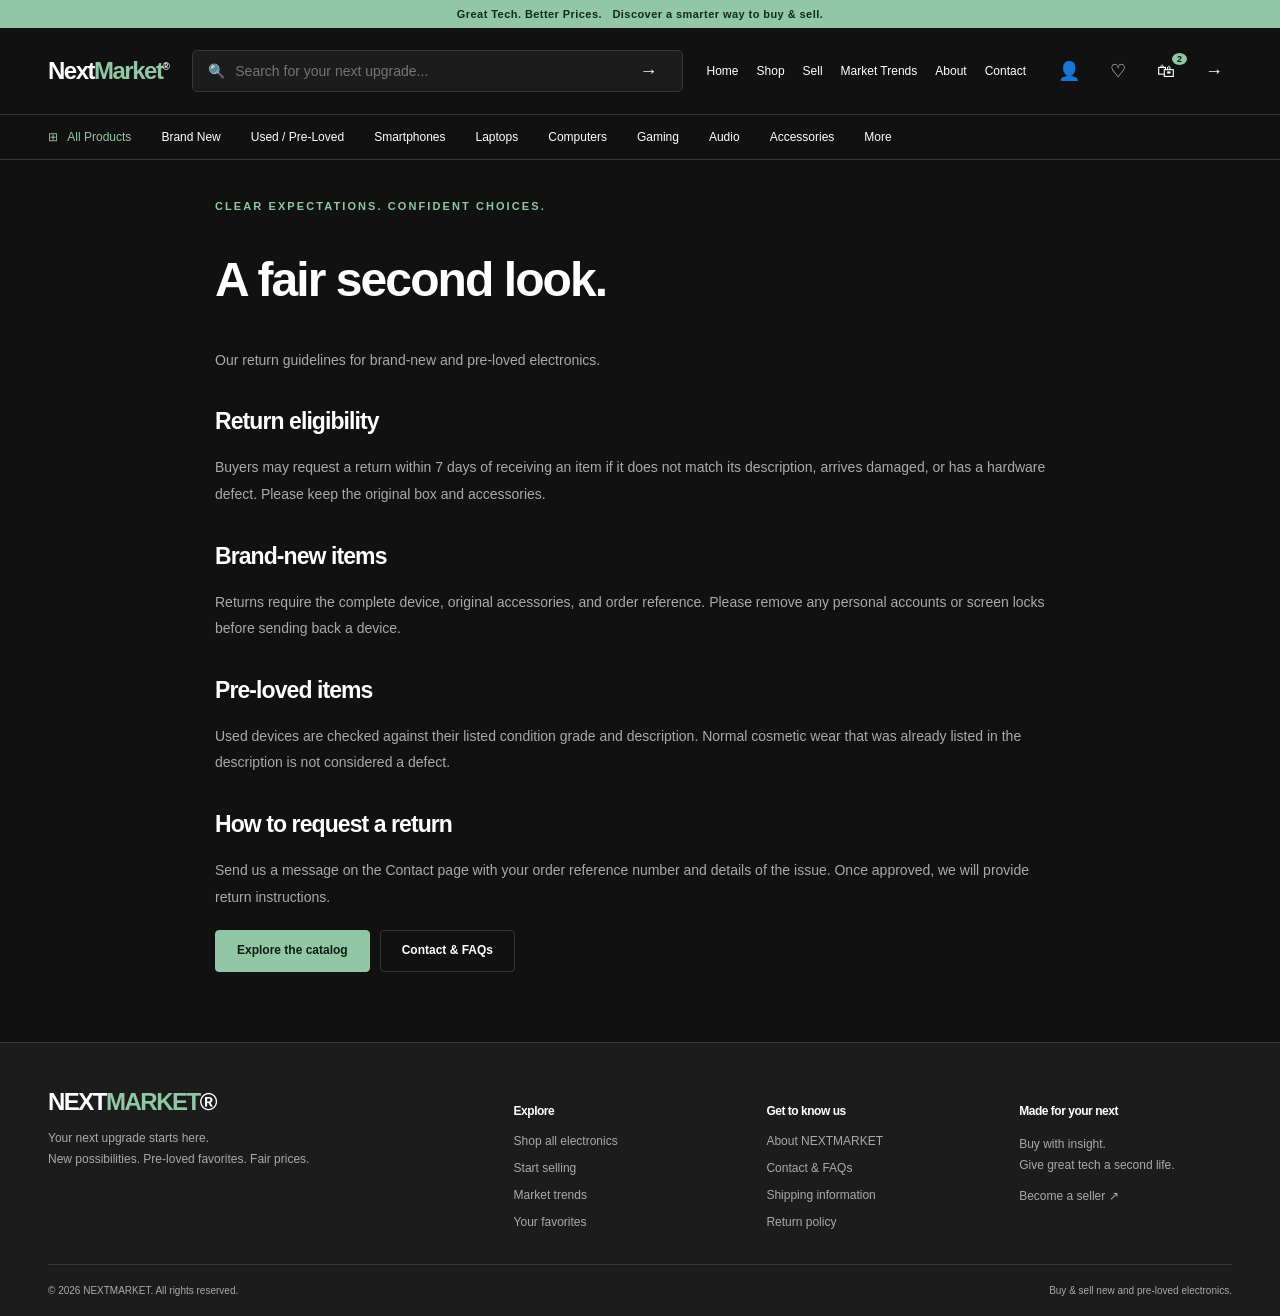
<file: returns.html>
<!DOCTYPE html>
<html lang="en">
  <head>
    <meta charset="utf-8" />
    <meta name="viewport" content="width=device-width, initial-scale=1.0" />
    <meta name="description" content="NEXTMARKET — buy and sell brand-new and pre-loved electronics." />
    <title>Return policy | NEXTMARKET</title>
    <link rel="icon" href="assets/icons/favicon.svg" />
    <link rel="stylesheet" href="css/style.css" />
  </head>
  <body>
    <a href="#main" class="skip-link">Skip to content</a>
    <div id="site-header">
      <div class="promo-strip">
        Great Tech. Better Prices. &nbsp; Discover a smarter way to buy &amp; sell.
      </div>

      <header class="header">
        <div class="wrap header-main">
          <a class="logo" href="index.html">Next<span>Market</span><sup class="logo-mark">&reg;</sup></a>
          <form class="search-box" action="shop.html" method="get">
            <span class="icon">&#128269;</span>
            <input type="text" name="q" aria-label="Search electronics" placeholder="Search for your next upgrade..." />
            <button type="submit" class="icon-btn" aria-label="Search">&#8594;</button>
          </form>
          <nav class="main-nav" aria-label="Main navigation">
          <a href="index.html" class="secondary">Home</a>
          <a href="shop.html">Shop</a>
          <a href="sell.html">Sell</a>
          <a href="market.html">Market Trends</a>
          <a href="about.html" class="secondary">About</a>
          <a href="contact.html" class="secondary">Contact</a>
          </nav>
          <div class="header-actions">
            <a href="account.html" class="icon-btn" aria-label="My account">&#128100;</a>
            <a href="shop.html" class="icon-btn" aria-label="Favorites">&#9825;</a>
            <a href="cart.html" class="icon-btn" aria-label="Shopping cart">
              &#128717;<span class="count">2</span>
            </a>
            <a href="login.html" class="icon-btn" aria-label="Log in">&#8594;</a>
            <details class="mobile-menu">
              <summary class="icon-btn" aria-label="Open navigation">&#9776;</summary>
              <nav class="mobile-nav-panel" aria-label="Mobile navigation">
                <a href="index.html">Home</a>
                <a href="shop.html">Shop</a>
                <a href="sell.html">Sell</a>
                <a href="market.html">Market Trends</a>
                <a href="about.html">About</a>
                <a href="contact.html">Contact</a>
                <a href="account.html">Account</a>
                <a href="login.html">Log in</a>
              </nav>
            </details>
          </div>
        </div>
        <nav class="wrap category-nav" aria-label="Product categories">
          <a href="shop.html">&#8862; &nbsp; All Products</a>
          <a href="shop.html">Brand New</a>
          <a href="shop.html">Used / Pre-Loved</a>
          <a href="shop.html">Smartphones</a>
          <a href="shop.html">Laptops</a>
          <a href="shop.html">Computers</a>
          <a href="shop.html">Gaming</a>
          <a href="shop.html">Audio</a>
          <a href="shop.html">Accessories</a>
          <a href="shop.html">More</a>
        </nav>
      </header>
    </div>
    <main id="main">
      <div class="wrap">
        <article class="policy">
          <div class="eyebrow">CLEAR EXPECTATIONS. CONFIDENT CHOICES.</div>
          <h1>A fair second look.</h1>
          <p class="lead-text">
            Our return guidelines for brand-new and pre-loved electronics.
          </p>
          <section>
            <h2>Return eligibility</h2>
            <p>
              Buyers may request a return within 7 days of receiving an item if it does not match its description, arrives damaged, or has a hardware defect. Please keep the original box and accessories.
            </p>
          </section>
          <section>
            <h2>Brand-new items</h2>
            <p>
              Returns require the complete device, original accessories, and order reference. Please remove any personal accounts or screen locks before sending back a device.
            </p>
          </section>
          <section>
            <h2>Pre-loved items</h2>
            <p>
              Used devices are checked against their listed condition grade and description. Normal cosmetic wear that was already listed in the description is not considered a defect.
            </p>
          </section>
          <section>
            <h2>How to request a return</h2>
            <p>
              Send us a message on the Contact page with your order reference number and details of the issue. Once approved, we will provide return instructions.
            </p>
          </section>
          <div class="button-row spacing-top">
            <a href="shop.html" class="btn btn-mint">Explore the catalog</a>
            <a href="contact.html" class="btn btn-outline">Contact &amp; FAQs</a>
          </div>
        </article>
      </div>
    </main>
    <footer class="footer">
      <div class="wrap">
        <div class="footer-grid">
          <div>
            <a class="logo" href="index.html">NEXT<span>MARKET</span>&reg;</a>
            <p>Your next upgrade starts here.<br />New possibilities. Pre-loved favorites. Fair prices.</p>
          </div>
          <div>
            <h4>Explore</h4>
            <a href="shop.html">Shop all electronics</a>
            <a href="sell.html">Start selling</a>
            <a href="market.html">Market trends</a>
            <a href="shop.html">Your favorites</a>
          </div>
          <div>
            <h4>Get to know us</h4>
            <a href="about.html">About NEXTMARKET</a>
            <a href="contact.html">Contact &amp; FAQs</a>
            <a href="shipping.html">Shipping information</a>
            <a href="returns.html">Return policy</a>
          </div>
          <div>
            <h4>Made for your next</h4>
            <p>Buy with insight.<br />Give great tech a second life.</p>
            <a href="sell.html">Become a seller &#8599;</a>
          </div>
        </div>
        <div class="footer-bottom">
          <span>&copy; 2026 NEXTMARKET. All rights reserved.</span>
          <span>Buy &amp; sell new and pre-loved electronics.</span>
        </div>
      </div>
    </footer>
  </body>
</html>
</file>
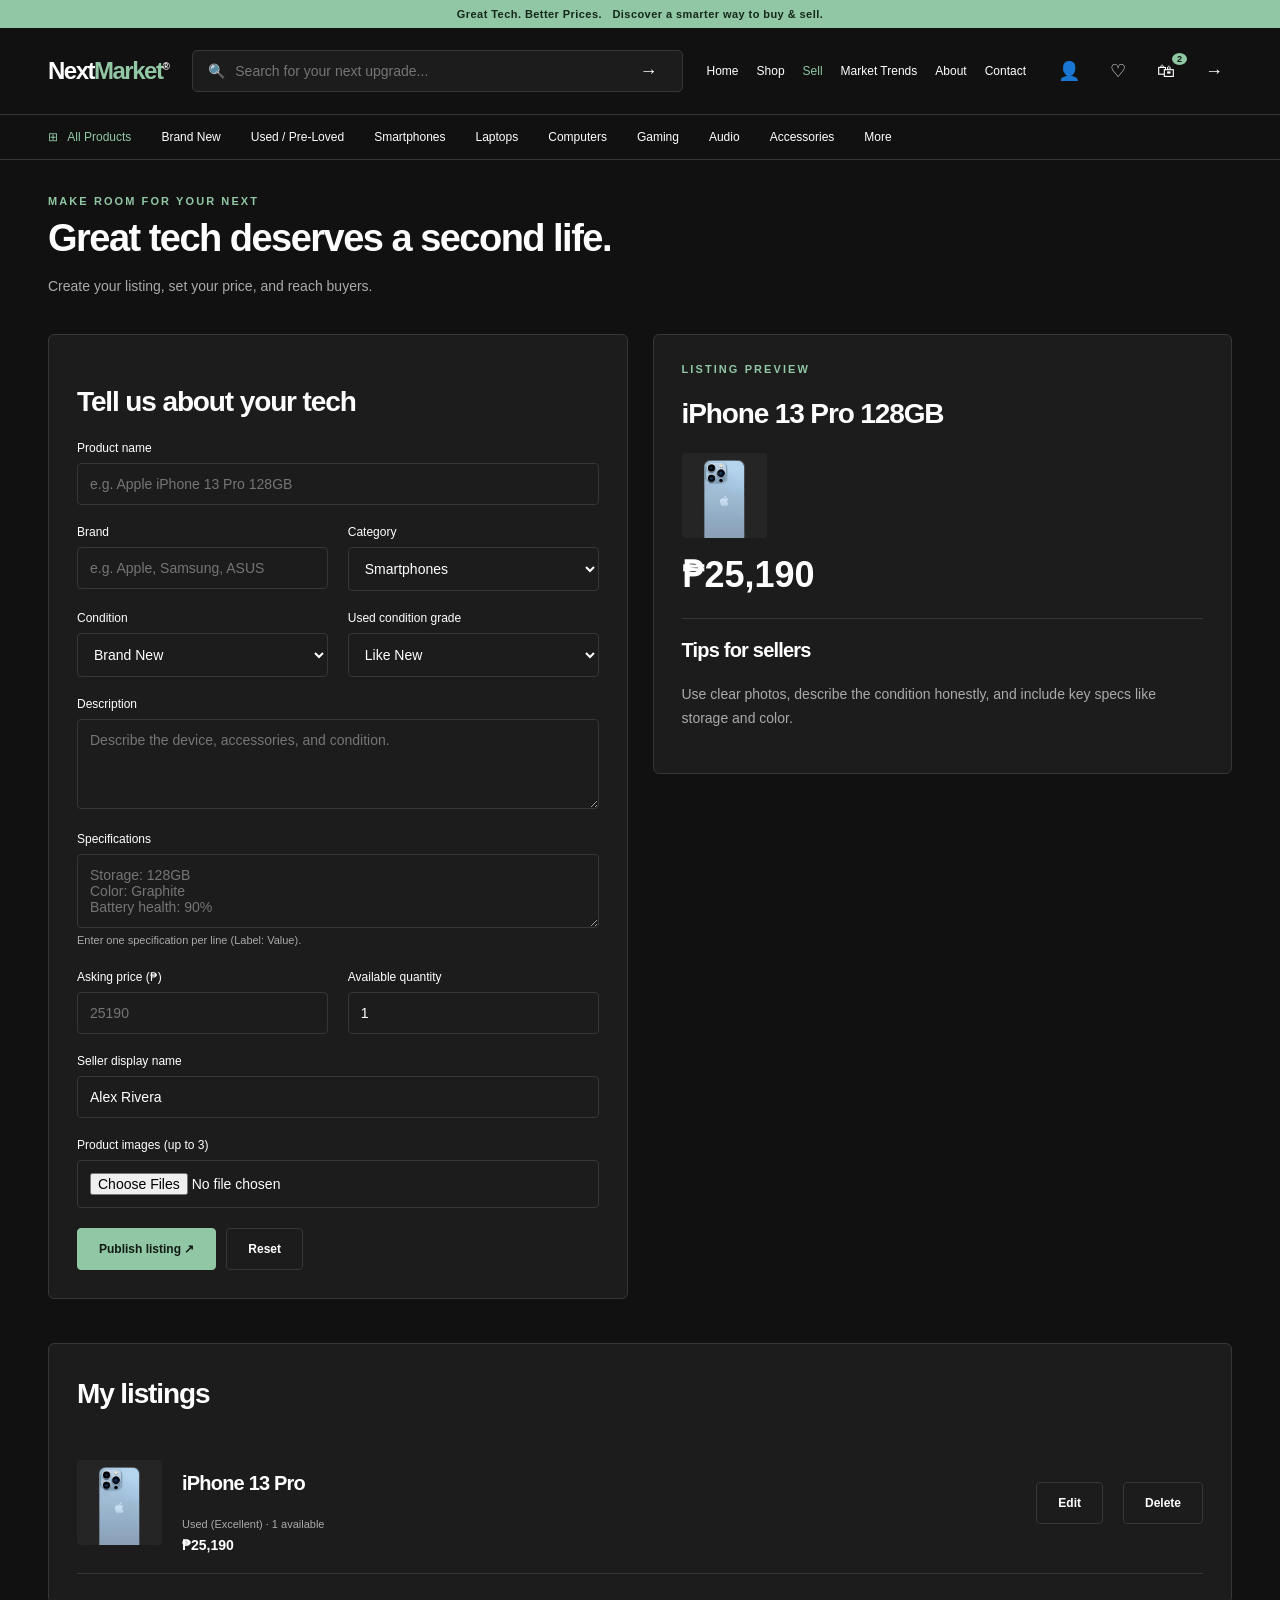
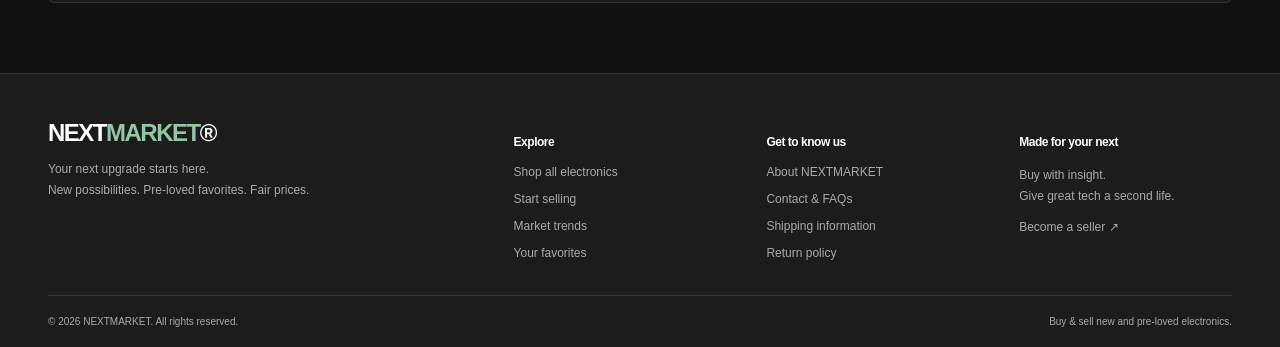
<file: sell.html>
<!DOCTYPE html>
<html lang="en">
  <head>
    <meta charset="utf-8" />
    <meta name="viewport" content="width=device-width, initial-scale=1.0" />
    <meta name="description" content="NEXTMARKET — buy and sell brand-new and pre-loved electronics." />
    <title>Start selling | NEXTMARKET</title>
    <link rel="icon" href="assets/icons/favicon.svg" />
    <link rel="stylesheet" href="css/style.css" />
  </head>
  <body>
    <a href="#main" class="skip-link">Skip to content</a>
    <div id="site-header">
      <div class="promo-strip">
        Great Tech. Better Prices. &nbsp; Discover a smarter way to buy &amp; sell.
      </div>

      <header class="header">
        <div class="wrap header-main">
          <a class="logo" href="index.html">Next<span>Market</span><sup class="logo-mark">&reg;</sup></a>
          <form class="search-box" action="shop.html" method="get">
            <span class="icon">&#128269;</span>
            <input type="text" name="q" aria-label="Search electronics" placeholder="Search for your next upgrade..." />
            <button type="submit" class="icon-btn" aria-label="Search">&#8594;</button>
          </form>
          <nav class="main-nav" aria-label="Main navigation">
          <a href="index.html" class="secondary">Home</a>
          <a href="shop.html">Shop</a>
          <a href="sell.html" class="active">Sell</a>
          <a href="market.html">Market Trends</a>
          <a href="about.html" class="secondary">About</a>
          <a href="contact.html" class="secondary">Contact</a>
          </nav>
          <div class="header-actions">
            <a href="account.html" class="icon-btn" aria-label="My account">&#128100;</a>
            <a href="shop.html" class="icon-btn" aria-label="Favorites">&#9825;</a>
            <a href="cart.html" class="icon-btn" aria-label="Shopping cart">
              &#128717;<span class="count">2</span>
            </a>
            <a href="login.html" class="icon-btn" aria-label="Log in">&#8594;</a>
            <details class="mobile-menu">
              <summary class="icon-btn" aria-label="Open navigation">&#9776;</summary>
              <nav class="mobile-nav-panel" aria-label="Mobile navigation">
                <a href="index.html">Home</a>
                <a href="shop.html">Shop</a>
                <a href="sell.html">Sell</a>
                <a href="market.html">Market Trends</a>
                <a href="about.html">About</a>
                <a href="contact.html">Contact</a>
                <a href="account.html">Account</a>
                <a href="login.html">Log in</a>
              </nav>
            </details>
          </div>
        </div>
        <nav class="wrap category-nav" aria-label="Product categories">
          <a href="shop.html">&#8862; &nbsp; All Products</a>
          <a href="shop.html">Brand New</a>
          <a href="shop.html">Used / Pre-Loved</a>
          <a href="shop.html">Smartphones</a>
          <a href="shop.html">Laptops</a>
          <a href="shop.html">Computers</a>
          <a href="shop.html">Gaming</a>
          <a href="shop.html">Audio</a>
          <a href="shop.html">Accessories</a>
          <a href="shop.html">More</a>
        </nav>
      </header>
    </div>
    <main id="main">
      <div class="wrap">
        <div class="page-head">
          <div class="eyebrow">MAKE ROOM FOR YOUR NEXT</div>
          <h1>Great tech deserves a second life.</h1>
          <p class="muted">Create your listing, set your price, and reach buyers.</p>
        </div>
        <div class="info-grid">
          <section class="panel">
            <h2>Tell us about your tech</h2>
            <form class="form-grid spacing-top" action="account.html" method="get">
              <div class="full">
                <label class="form-label" for="product-name">Product name</label>
                <input id="product-name" name="name" class="form-control" required placeholder="e.g. Apple iPhone 13 Pro 128GB" />
              </div>
              <div>
                <label class="form-label" for="product-brand">Brand</label>
                <input id="product-brand" name="brand" class="form-control" required placeholder="e.g. Apple, Samsung, ASUS" />
              </div>
              <div>
                <label class="form-label" for="product-category">Category</label>
                <select id="product-category" name="category" class="form-select">
                  <option>Smartphones</option>
                  <option>Laptops &amp; Desktops</option>
                  <option>Gaming Accessories</option>
                  <option>Computer Components</option>
                  <option>Audio</option>
                  <option>Tablets</option>
                  <option>Wearables</option>
                  <option>Other Electronics</option>
                </select>
              </div>
              <div>
                <label class="form-label" for="condition">Condition</label>
                <select id="condition" name="condition" class="form-select">
                  <option>Brand New</option>
                  <option>Used</option>
                </select>
              </div>
              <div>
                <label class="form-label" for="grade">Used condition grade</label>
                <select id="grade" name="grade" class="form-select">
                  <option>Like New</option>
                  <option>Excellent</option>
                  <option>Good</option>
                  <option>Fair</option>
                </select>
              </div>
              <div class="full">
                <label class="form-label" for="description">Description</label>
                <textarea id="description" name="description" class="form-control" rows="4" required placeholder="Describe the device, accessories, and condition."></textarea>
              </div>
              <div class="full">
                <label class="form-label" for="specifications">Specifications</label>
                <textarea id="specifications" name="specifications" class="form-control" rows="3" required placeholder="Storage: 128GB&#10;Color: Graphite&#10;Battery health: 90%"></textarea>
                <small class="note">Enter one specification per line (Label: Value).</small>
              </div>
              <div>
                <label class="form-label" for="asking-price">Asking price (₱)</label>
                <input type="number" min="1" id="asking-price" name="price" class="form-control" placeholder="25190" required />
              </div>
              <div>
                <label class="form-label" for="stock">Available quantity</label>
                <input type="number" min="1" id="stock" name="stock" class="form-control" value="1" required />
              </div>
              <div class="full">
                <label class="form-label" for="seller-name">Seller display name</label>
                <input id="seller-name" name="seller" class="form-control" value="Alex Rivera" required />
              </div>
              <div class="full">
                <label class="form-label" for="product-images">Product images (up to 3)</label>
                <input id="product-images" class="form-control" type="file" accept="image/jpeg,image/png,image/webp" multiple />
              </div>
              <div class="full button-row">
                <button type="submit" class="btn btn-mint">Publish listing &#8599;</button>
                <button type="reset" class="btn btn-outline">Reset</button>
              </div>
            </form>
          </section>
          <aside>
            <div class="panel">
              <div class="eyebrow">LISTING PREVIEW</div>
              <h2>iPhone 13 Pro 128GB</h2>
              <div class="image-previews spacing-vertical">
                <img src="assets/images/product-123-0.webp" alt="Listing preview" />
              </div>
              <div class="buy-price">₱25,190</div>
              <hr class="divider" />
              <h3>Tips for sellers</h3>
              <p class="muted">Use clear photos, describe the condition honestly, and include key specs like storage and color.</p>
            </div>
          </aside>
        </div>
        <section class="section panel">
          <div class="section-head">
            <h2>My listings</h2>
          </div>
          <div class="listing-row">
            <img src="assets/images/product-123-0.webp" alt="iPhone 13 Pro" />
            <div class="row-copy">
              <h3><a href="product.html">iPhone 13 Pro</a></h3>
              <span class="note">Used (Excellent) &middot; 1 available</span>
              <div class="price-small">₱25,190</div>
            </div>
            <button type="button" class="btn btn-outline">Edit</button>
            <button type="button" class="btn btn-outline">Delete</button>
          </div>
        </section>
      </div>
    </main>
    <footer class="footer">
      <div class="wrap">
        <div class="footer-grid">
          <div>
            <a class="logo" href="index.html">NEXT<span>MARKET</span>&reg;</a>
            <p>Your next upgrade starts here.<br />New possibilities. Pre-loved favorites. Fair prices.</p>
          </div>
          <div>
            <h4>Explore</h4>
            <a href="shop.html">Shop all electronics</a>
            <a href="sell.html">Start selling</a>
            <a href="market.html">Market trends</a>
            <a href="shop.html">Your favorites</a>
          </div>
          <div>
            <h4>Get to know us</h4>
            <a href="about.html">About NEXTMARKET</a>
            <a href="contact.html">Contact &amp; FAQs</a>
            <a href="shipping.html">Shipping information</a>
            <a href="returns.html">Return policy</a>
          </div>
          <div>
            <h4>Made for your next</h4>
            <p>Buy with insight.<br />Give great tech a second life.</p>
            <a href="sell.html">Become a seller &#8599;</a>
          </div>
        </div>
        <div class="footer-bottom">
          <span>&copy; 2026 NEXTMARKET. All rights reserved.</span>
          <span>Buy &amp; sell new and pre-loved electronics.</span>
        </div>
      </div>
    </footer>
  </body>
</html>
</file>
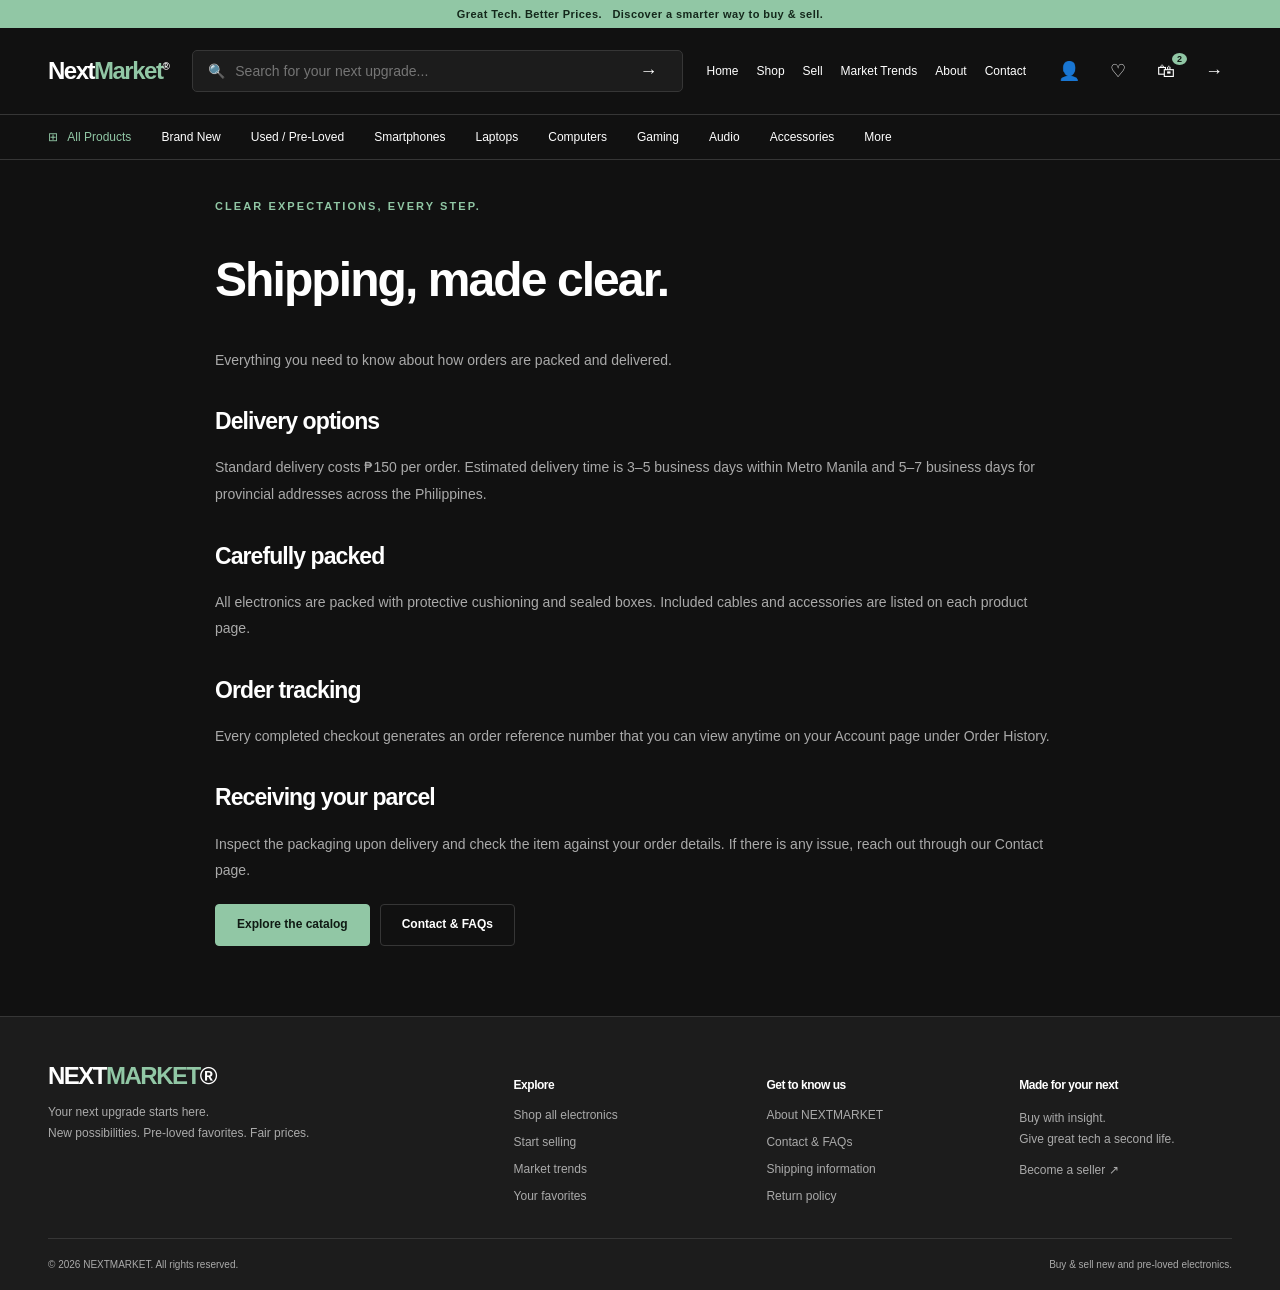
<file: shipping.html>
<!DOCTYPE html>
<html lang="en">
  <head>
    <meta charset="utf-8" />
    <meta name="viewport" content="width=device-width, initial-scale=1.0" />
    <meta name="description" content="NEXTMARKET — buy and sell brand-new and pre-loved electronics." />
    <title>Shipping information | NEXTMARKET</title>
    <link rel="icon" href="assets/icons/favicon.svg" />
    <link rel="stylesheet" href="css/style.css" />
  </head>
  <body>
    <a href="#main" class="skip-link">Skip to content</a>
    <div id="site-header">
      <div class="promo-strip">
        Great Tech. Better Prices. &nbsp; Discover a smarter way to buy &amp; sell.
      </div>

      <header class="header">
        <div class="wrap header-main">
          <a class="logo" href="index.html">Next<span>Market</span><sup class="logo-mark">&reg;</sup></a>
          <form class="search-box" action="shop.html" method="get">
            <span class="icon">&#128269;</span>
            <input type="text" name="q" aria-label="Search electronics" placeholder="Search for your next upgrade..." />
            <button type="submit" class="icon-btn" aria-label="Search">&#8594;</button>
          </form>
          <nav class="main-nav" aria-label="Main navigation">
          <a href="index.html" class="secondary">Home</a>
          <a href="shop.html">Shop</a>
          <a href="sell.html">Sell</a>
          <a href="market.html">Market Trends</a>
          <a href="about.html" class="secondary">About</a>
          <a href="contact.html" class="secondary">Contact</a>
          </nav>
          <div class="header-actions">
            <a href="account.html" class="icon-btn" aria-label="My account">&#128100;</a>
            <a href="shop.html" class="icon-btn" aria-label="Favorites">&#9825;</a>
            <a href="cart.html" class="icon-btn" aria-label="Shopping cart">
              &#128717;<span class="count">2</span>
            </a>
            <a href="login.html" class="icon-btn" aria-label="Log in">&#8594;</a>
            <details class="mobile-menu">
              <summary class="icon-btn" aria-label="Open navigation">&#9776;</summary>
              <nav class="mobile-nav-panel" aria-label="Mobile navigation">
                <a href="index.html">Home</a>
                <a href="shop.html">Shop</a>
                <a href="sell.html">Sell</a>
                <a href="market.html">Market Trends</a>
                <a href="about.html">About</a>
                <a href="contact.html">Contact</a>
                <a href="account.html">Account</a>
                <a href="login.html">Log in</a>
              </nav>
            </details>
          </div>
        </div>
        <nav class="wrap category-nav" aria-label="Product categories">
          <a href="shop.html">&#8862; &nbsp; All Products</a>
          <a href="shop.html">Brand New</a>
          <a href="shop.html">Used / Pre-Loved</a>
          <a href="shop.html">Smartphones</a>
          <a href="shop.html">Laptops</a>
          <a href="shop.html">Computers</a>
          <a href="shop.html">Gaming</a>
          <a href="shop.html">Audio</a>
          <a href="shop.html">Accessories</a>
          <a href="shop.html">More</a>
        </nav>
      </header>
    </div>
    <main id="main">
      <div class="wrap">
        <article class="policy">
          <div class="eyebrow">CLEAR EXPECTATIONS, EVERY STEP.</div>
          <h1>Shipping, made clear.</h1>
          <p class="lead-text">
            Everything you need to know about how orders are packed and delivered.
          </p>
          <section>
            <h2>Delivery options</h2>
            <p>
              Standard delivery costs ₱150 per order. Estimated delivery time is 3–5 business days within Metro Manila and 5–7 business days for provincial addresses across the Philippines.
            </p>
          </section>
          <section>
            <h2>Carefully packed</h2>
            <p>
              All electronics are packed with protective cushioning and sealed boxes. Included cables and accessories are listed on each product page.
            </p>
          </section>
          <section>
            <h2>Order tracking</h2>
            <p>
              Every completed checkout generates an order reference number that you can view anytime on your Account page under Order History.
            </p>
          </section>
          <section>
            <h2>Receiving your parcel</h2>
            <p>
              Inspect the packaging upon delivery and check the item against your order details. If there is any issue, reach out through our Contact page.
            </p>
          </section>
          <div class="button-row spacing-top">
            <a href="shop.html" class="btn btn-mint">Explore the catalog</a>
            <a href="contact.html" class="btn btn-outline">Contact &amp; FAQs</a>
          </div>
        </article>
      </div>
    </main>
    <footer class="footer">
      <div class="wrap">
        <div class="footer-grid">
          <div>
            <a class="logo" href="index.html">NEXT<span>MARKET</span>&reg;</a>
            <p>Your next upgrade starts here.<br />New possibilities. Pre-loved favorites. Fair prices.</p>
          </div>
          <div>
            <h4>Explore</h4>
            <a href="shop.html">Shop all electronics</a>
            <a href="sell.html">Start selling</a>
            <a href="market.html">Market trends</a>
            <a href="shop.html">Your favorites</a>
          </div>
          <div>
            <h4>Get to know us</h4>
            <a href="about.html">About NEXTMARKET</a>
            <a href="contact.html">Contact &amp; FAQs</a>
            <a href="shipping.html">Shipping information</a>
            <a href="returns.html">Return policy</a>
          </div>
          <div>
            <h4>Made for your next</h4>
            <p>Buy with insight.<br />Give great tech a second life.</p>
            <a href="sell.html">Become a seller &#8599;</a>
          </div>
        </div>
        <div class="footer-bottom">
          <span>&copy; 2026 NEXTMARKET. All rights reserved.</span>
          <span>Buy &amp; sell new and pre-loved electronics.</span>
        </div>
      </div>
    </footer>
  </body>
</html>
</file>
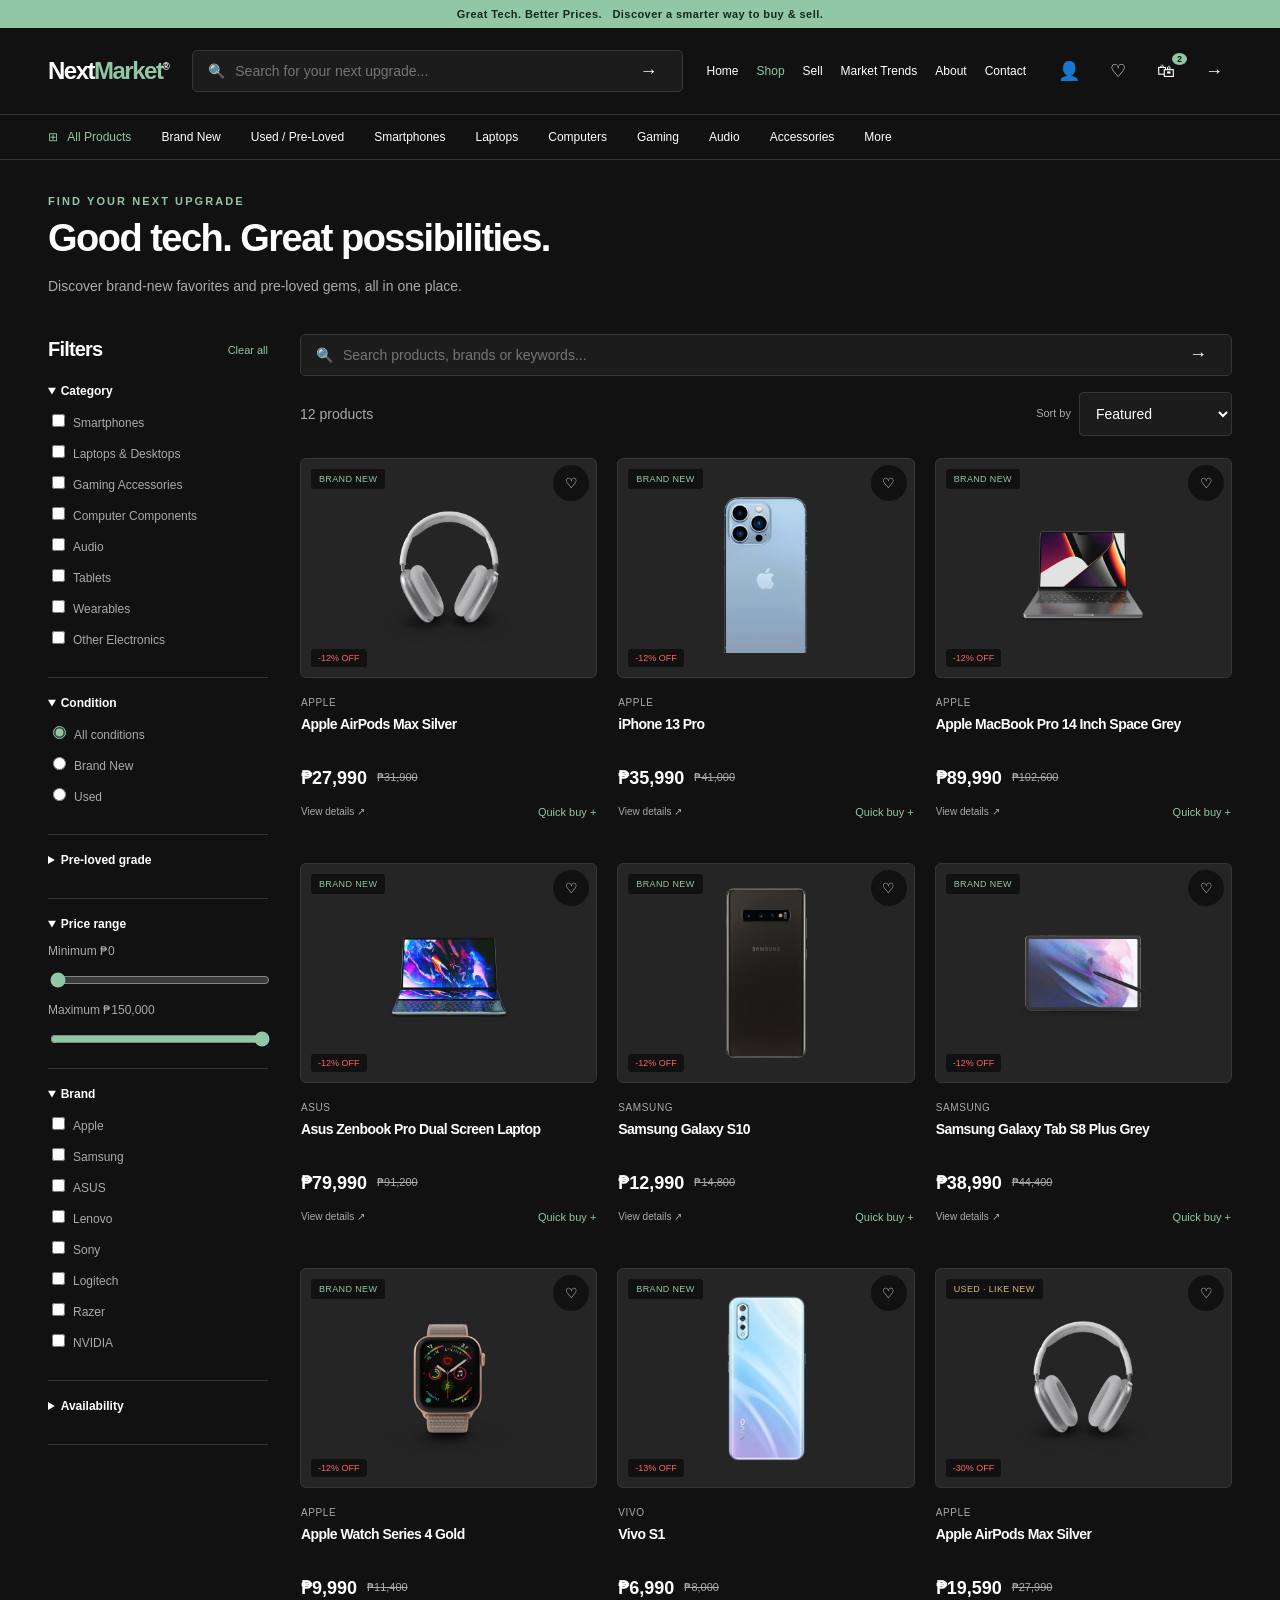
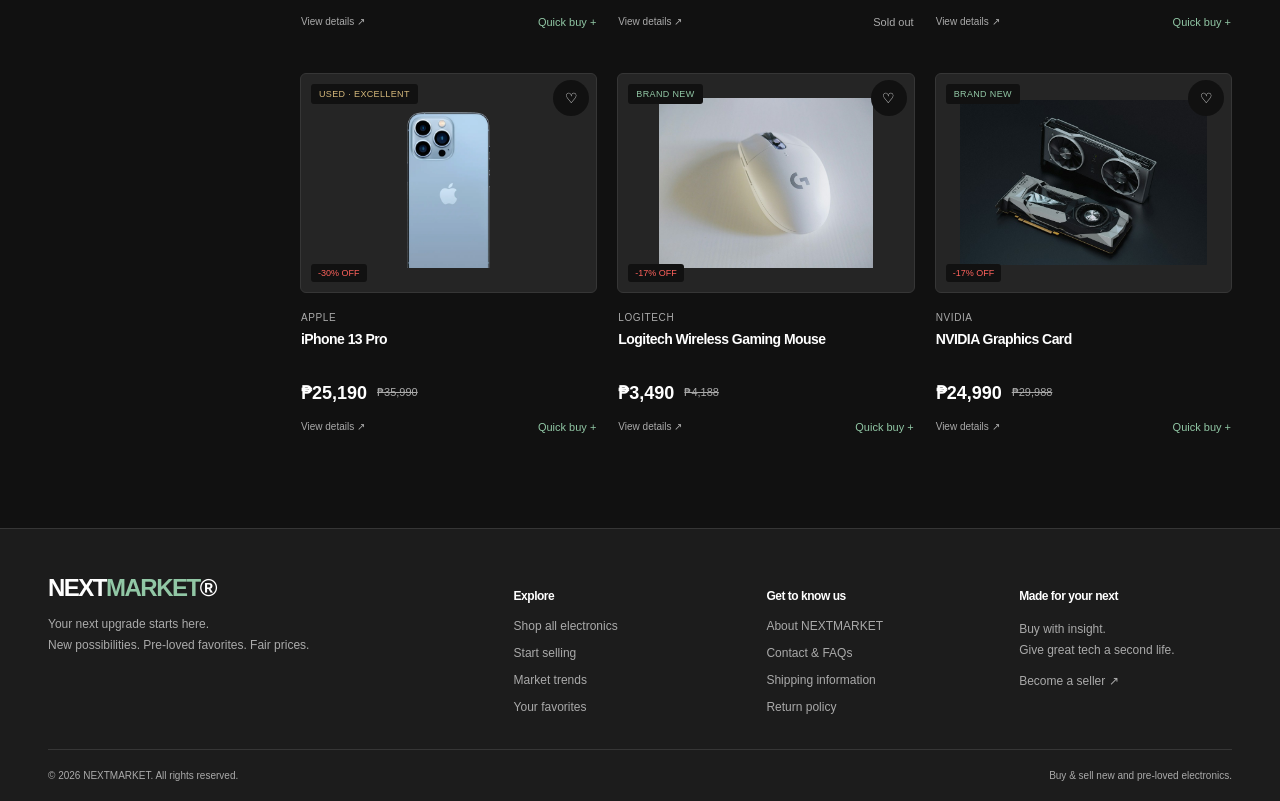
<file: shop.html>
<!DOCTYPE html>
<html lang="en">
  <head>
    <meta charset="utf-8" />
    <meta name="viewport" content="width=device-width, initial-scale=1.0" />
    <meta name="description" content="NEXTMARKET — buy and sell brand-new and pre-loved electronics." />
    <title>Shop electronics | NEXTMARKET</title>
    <link rel="icon" href="assets/icons/favicon.svg" />
    <link rel="stylesheet" href="css/style.css" />
  </head>
  <body>
    <a href="#main" class="skip-link">Skip to content</a>
    <div id="site-header">
      <div class="promo-strip">
        Great Tech. Better Prices. &nbsp; Discover a smarter way to buy &amp; sell.
      </div>

      <header class="header">
        <div class="wrap header-main">
          <a class="logo" href="index.html">Next<span>Market</span><sup class="logo-mark">&reg;</sup></a>
          <form class="search-box" action="shop.html" method="get">
            <span class="icon">&#128269;</span>
            <input type="text" name="q" aria-label="Search electronics" placeholder="Search for your next upgrade..." />
            <button type="submit" class="icon-btn" aria-label="Search">&#8594;</button>
          </form>
          <nav class="main-nav" aria-label="Main navigation">
          <a href="index.html" class="secondary">Home</a>
          <a href="shop.html" class="active">Shop</a>
          <a href="sell.html">Sell</a>
          <a href="market.html">Market Trends</a>
          <a href="about.html" class="secondary">About</a>
          <a href="contact.html" class="secondary">Contact</a>
          </nav>
          <div class="header-actions">
            <a href="account.html" class="icon-btn" aria-label="My account">&#128100;</a>
            <a href="shop.html" class="icon-btn" aria-label="Favorites">&#9825;</a>
            <a href="cart.html" class="icon-btn" aria-label="Shopping cart">
              &#128717;<span class="count">2</span>
            </a>
            <a href="login.html" class="icon-btn" aria-label="Log in">&#8594;</a>
            <details class="mobile-menu">
              <summary class="icon-btn" aria-label="Open navigation">&#9776;</summary>
              <nav class="mobile-nav-panel" aria-label="Mobile navigation">
                <a href="index.html">Home</a>
                <a href="shop.html">Shop</a>
                <a href="sell.html">Sell</a>
                <a href="market.html">Market Trends</a>
                <a href="about.html">About</a>
                <a href="contact.html">Contact</a>
                <a href="account.html">Account</a>
                <a href="login.html">Log in</a>
              </nav>
            </details>
          </div>
        </div>
        <nav class="wrap category-nav" aria-label="Product categories">
          <a href="shop.html">&#8862; &nbsp; All Products</a>
          <a href="shop.html">Brand New</a>
          <a href="shop.html">Used / Pre-Loved</a>
          <a href="shop.html">Smartphones</a>
          <a href="shop.html">Laptops</a>
          <a href="shop.html">Computers</a>
          <a href="shop.html">Gaming</a>
          <a href="shop.html">Audio</a>
          <a href="shop.html">Accessories</a>
          <a href="shop.html">More</a>
        </nav>
      </header>
    </div>
    <main id="main">
      <div class="wrap">
        <div class="page-head">
          <div class="eyebrow">FIND YOUR NEXT UPGRADE</div>
          <h1>Good tech. Great possibilities.</h1>
          <p class="muted">Discover brand-new favorites and pre-loved gems, all in one place.</p>
        </div>
        <div class="catalog-layout">
          <aside class="filter-sidebar" aria-label="Product filters">
            <div class="filter-header">
              <h3>Filters</h3>
              <a href="shop.html" class="quick-buy">Clear all</a>
            </div>

            <details class="filter-group" open>
              <summary>Category</summary>
              <label><input type="checkbox" name="category" value="Smartphones" />Smartphones</label>
              <label><input type="checkbox" name="category" value="Laptops &amp; Desktops" />Laptops &amp; Desktops</label>
              <label><input type="checkbox" name="category" value="Gaming Accessories" />Gaming Accessories</label>
              <label><input type="checkbox" name="category" value="Computer Components" />Computer Components</label>
              <label><input type="checkbox" name="category" value="Audio" />Audio</label>
              <label><input type="checkbox" name="category" value="Tablets" />Tablets</label>
              <label><input type="checkbox" name="category" value="Wearables" />Wearables</label>
              <label><input type="checkbox" name="category" value="Other Electronics" />Other Electronics</label>
            </details>

            <details class="filter-group" open>
              <summary>Condition</summary>
              <label><input type="radio" name="condition" value="" checked />All conditions</label>
              <label><input type="radio" name="condition" value="Brand New" />Brand New</label>
              <label><input type="radio" name="condition" value="Used" />Used</label>
            </details>

            <details class="filter-group">
              <summary>Pre-loved grade</summary>
              <label><input type="checkbox" name="grade" value="Like New" />Like New</label>
              <label><input type="checkbox" name="grade" value="Excellent" />Excellent</label>
              <label><input type="checkbox" name="grade" value="Good" />Good</label>
              <label><input type="checkbox" name="grade" value="Fair" />Fair</label>
            </details>

            <details class="filter-group" open>
              <summary>Price range</summary>
              <label for="min-price">Minimum <span>₱0</span></label>
              <input type="range" id="min-price" min="0" max="150000" step="500" value="0" class="range" />
              <label for="max-price">Maximum <span>₱150,000</span></label>
              <input type="range" id="max-price" min="0" max="150000" step="500" value="150000" class="range" />
            </details>

            <details class="filter-group" open>
              <summary>Brand</summary>
              <label><input type="checkbox" name="brand" value="Apple" />Apple</label>
              <label><input type="checkbox" name="brand" value="Samsung" />Samsung</label>
              <label><input type="checkbox" name="brand" value="ASUS" />ASUS</label>
              <label><input type="checkbox" name="brand" value="Lenovo" />Lenovo</label>
              <label><input type="checkbox" name="brand" value="Sony" />Sony</label>
              <label><input type="checkbox" name="brand" value="Logitech" />Logitech</label>
              <label><input type="checkbox" name="brand" value="Razer" />Razer</label>
              <label><input type="checkbox" name="brand" value="NVIDIA" />NVIDIA</label>
            </details>

            <details class="filter-group">
              <summary>Availability</summary>
              <label><input name="availability" type="radio" value="" checked />All products</label>
              <label><input name="availability" type="radio" value="available" />Available now</label>
              <label><input name="availability" type="radio" value="sold" />Sold out</label>
            </details>
          </aside>
          <section>
            <form class="search-box spacing-bottom" action="shop.html" method="get">
              <span class="icon">&#128269;</span>
              <input type="text" name="q" aria-label="Search catalog" placeholder="Search products, brands or keywords..." />
              <button type="submit" class="icon-btn" aria-label="Search catalog now">&#8594;</button>
            </form>

            <div class="catalog-toolbar">
              <span class="muted">12 products</span>
              <label class="sort-control">
                <span class="note">Sort by</span>
                <select class="field">
                  <option value="featured">Featured</option>
                  <option value="low">Price: low to high</option>
                  <option value="high">Price: high to low</option>
                  <option value="recent">Recently added</option>
                  <option value="name">Name: A–Z</option>
                  <option value="popular">Most popular</option>
                </select>
              </label>
            </div>

            <div class="product-grid">
            <article class="product-card">
              <div class="product-art">
                <span class="condition">BRAND NEW</span>
                <button type="button" class="heart" aria-label="Favorite Apple AirPods Max Silver">&#9825;</button>
                <a href="product.html">
                  <img src="assets/images/product-101-0.webp" alt="Apple AirPods Max Silver" />
                </a>
                <span class="discount">-12% OFF</span>
              </div>
              <div class="product-meta">
                <small>Apple</small>
                <h3><a href="product.html">Apple AirPods Max Silver</a></h3>
                <div class="price-row">
                  <span class="price">₱27,990</span>
                <span class="old-price">₱31,900</span>
                </div>
                <div class="card-bottom">
                  <a href="product.html">View details &#8599;</a>
                  <a href="cart.html" class="quick-buy">Quick buy +</a>
                </div>
              </div>
            </article>
            <article class="product-card">
              <div class="product-art">
                <span class="condition">BRAND NEW</span>
                <button type="button" class="heart" aria-label="Favorite iPhone 13 Pro">&#9825;</button>
                <a href="product.html">
                  <img src="assets/images/product-123-0.webp" alt="iPhone 13 Pro" />
                </a>
                <span class="discount">-12% OFF</span>
              </div>
              <div class="product-meta">
                <small>Apple</small>
                <h3><a href="product.html">iPhone 13 Pro</a></h3>
                <div class="price-row">
                  <span class="price">₱35,990</span>
                <span class="old-price">₱41,000</span>
                </div>
                <div class="card-bottom">
                  <a href="product.html">View details &#8599;</a>
                  <a href="cart.html" class="quick-buy">Quick buy +</a>
                </div>
              </div>
            </article>
            <article class="product-card">
              <div class="product-art">
                <span class="condition">BRAND NEW</span>
                <button type="button" class="heart" aria-label="Favorite Apple MacBook Pro 14 Inch Space Grey">&#9825;</button>
                <a href="product.html">
                  <img src="assets/images/product-78-0.webp" alt="Apple MacBook Pro 14 Inch Space Grey" />
                </a>
                <span class="discount">-12% OFF</span>
              </div>
              <div class="product-meta">
                <small>Apple</small>
                <h3><a href="product.html">Apple MacBook Pro 14 Inch Space Grey</a></h3>
                <div class="price-row">
                  <span class="price">₱89,990</span>
                <span class="old-price">₱102,600</span>
                </div>
                <div class="card-bottom">
                  <a href="product.html">View details &#8599;</a>
                  <a href="cart.html" class="quick-buy">Quick buy +</a>
                </div>
              </div>
            </article>
            <article class="product-card">
              <div class="product-art">
                <span class="condition">BRAND NEW</span>
                <button type="button" class="heart" aria-label="Favorite Asus Zenbook Pro Dual Screen Laptop">&#9825;</button>
                <a href="product.html">
                  <img src="assets/images/product-79-0.webp" alt="Asus Zenbook Pro Dual Screen Laptop" />
                </a>
                <span class="discount">-12% OFF</span>
              </div>
              <div class="product-meta">
                <small>ASUS</small>
                <h3><a href="product.html">Asus Zenbook Pro Dual Screen Laptop</a></h3>
                <div class="price-row">
                  <span class="price">₱79,990</span>
                <span class="old-price">₱91,200</span>
                </div>
                <div class="card-bottom">
                  <a href="product.html">View details &#8599;</a>
                  <a href="cart.html" class="quick-buy">Quick buy +</a>
                </div>
              </div>
            </article>
            <article class="product-card">
              <div class="product-art">
                <span class="condition">BRAND NEW</span>
                <button type="button" class="heart" aria-label="Favorite Samsung Galaxy S10">&#9825;</button>
                <a href="product.html">
                  <img src="assets/images/product-133-0.webp" alt="Samsung Galaxy S10" />
                </a>
                <span class="discount">-12% OFF</span>
              </div>
              <div class="product-meta">
                <small>Samsung</small>
                <h3><a href="product.html">Samsung Galaxy S10</a></h3>
                <div class="price-row">
                  <span class="price">₱12,990</span>
                <span class="old-price">₱14,800</span>
                </div>
                <div class="card-bottom">
                  <a href="product.html">View details &#8599;</a>
                  <a href="cart.html" class="quick-buy">Quick buy +</a>
                </div>
              </div>
            </article>
            <article class="product-card">
              <div class="product-art">
                <span class="condition">BRAND NEW</span>
                <button type="button" class="heart" aria-label="Favorite Samsung Galaxy Tab S8 Plus Grey">&#9825;</button>
                <a href="product.html">
                  <img src="assets/images/product-160-0.webp" alt="Samsung Galaxy Tab S8 Plus Grey" />
                </a>
                <span class="discount">-12% OFF</span>
              </div>
              <div class="product-meta">
                <small>Samsung</small>
                <h3><a href="product.html">Samsung Galaxy Tab S8 Plus Grey</a></h3>
                <div class="price-row">
                  <span class="price">₱38,990</span>
                <span class="old-price">₱44,400</span>
                </div>
                <div class="card-bottom">
                  <a href="product.html">View details &#8599;</a>
                  <a href="cart.html" class="quick-buy">Quick buy +</a>
                </div>
              </div>
            </article>
            <article class="product-card">
              <div class="product-art">
                <span class="condition">BRAND NEW</span>
                <button type="button" class="heart" aria-label="Favorite Apple Watch Series 4 Gold">&#9825;</button>
                <a href="product.html">
                  <img src="assets/images/product-106-0.webp" alt="Apple Watch Series 4 Gold" />
                </a>
                <span class="discount">-12% OFF</span>
              </div>
              <div class="product-meta">
                <small>Apple</small>
                <h3><a href="product.html">Apple Watch Series 4 Gold</a></h3>
                <div class="price-row">
                  <span class="price">₱9,990</span>
                <span class="old-price">₱11,400</span>
                </div>
                <div class="card-bottom">
                  <a href="product.html">View details &#8599;</a>
                  <a href="cart.html" class="quick-buy">Quick buy +</a>
                </div>
              </div>
            </article>
            <article class="product-card">
              <div class="product-art">
                <span class="condition">BRAND NEW</span>
                <button type="button" class="heart" aria-label="Favorite Vivo S1">&#9825;</button>
                <a href="product.html">
                  <img src="assets/images/product-134-0.webp" alt="Vivo S1" />
                </a>
                <span class="discount">-13% OFF</span>
              </div>
              <div class="product-meta">
                <small>Vivo</small>
                <h3><a href="product.html">Vivo S1</a></h3>
                <div class="price-row">
                  <span class="price">₱6,990</span>
                <span class="old-price">₱8,000</span>
                </div>
                <div class="card-bottom">
                  <a href="product.html">View details &#8599;</a>
                  <span class="quick-buy sold-out">Sold out</span>
                </div>
              </div>
            </article>
            <article class="product-card">
              <div class="product-art">
                <span class="condition used">USED &middot; LIKE NEW</span>
                <button type="button" class="heart" aria-label="Favorite Apple AirPods Max Silver">&#9825;</button>
                <a href="product.html">
                  <img src="assets/images/product-101-0.webp" alt="Apple AirPods Max Silver" />
                </a>
                <span class="discount">-30% OFF</span>
              </div>
              <div class="product-meta">
                <small>Apple</small>
                <h3><a href="product.html">Apple AirPods Max Silver</a></h3>
                <div class="price-row">
                  <span class="price">₱19,590</span>
                <span class="old-price">₱27,990</span>
                </div>
                <div class="card-bottom">
                  <a href="product.html">View details &#8599;</a>
                  <a href="cart.html" class="quick-buy">Quick buy +</a>
                </div>
              </div>
            </article>
            <article class="product-card">
              <div class="product-art">
                <span class="condition used">USED &middot; EXCELLENT</span>
                <button type="button" class="heart" aria-label="Favorite iPhone 13 Pro">&#9825;</button>
                <a href="product.html">
                  <img src="assets/images/product-123-0.webp" alt="iPhone 13 Pro" />
                </a>
                <span class="discount">-30% OFF</span>
              </div>
              <div class="product-meta">
                <small>Apple</small>
                <h3><a href="product.html">iPhone 13 Pro</a></h3>
                <div class="price-row">
                  <span class="price">₱25,190</span>
                <span class="old-price">₱35,990</span>
                </div>
                <div class="card-bottom">
                  <a href="product.html">View details &#8599;</a>
                  <a href="cart.html" class="quick-buy">Quick buy +</a>
                </div>
              </div>
            </article>
            <article class="product-card">
              <div class="product-art">
                <span class="condition">BRAND NEW</span>
                <button type="button" class="heart" aria-label="Favorite Logitech Wireless Gaming Mouse">&#9825;</button>
                <a href="product.html">
                  <img src="assets/images/extra-0.jpg" alt="Logitech Wireless Gaming Mouse" />
                </a>
                <span class="discount">-17% OFF</span>
              </div>
              <div class="product-meta">
                <small>Logitech</small>
                <h3><a href="product.html">Logitech Wireless Gaming Mouse</a></h3>
                <div class="price-row">
                  <span class="price">₱3,490</span>
                <span class="old-price">₱4,188</span>
                </div>
                <div class="card-bottom">
                  <a href="product.html">View details &#8599;</a>
                  <a href="cart.html" class="quick-buy">Quick buy +</a>
                </div>
              </div>
            </article>
            <article class="product-card">
              <div class="product-art">
                <span class="condition">BRAND NEW</span>
                <button type="button" class="heart" aria-label="Favorite NVIDIA Graphics Card">&#9825;</button>
                <a href="product.html">
                  <img src="assets/images/extra-3.jpg" alt="NVIDIA Graphics Card" />
                </a>
                <span class="discount">-17% OFF</span>
              </div>
              <div class="product-meta">
                <small>NVIDIA</small>
                <h3><a href="product.html">NVIDIA Graphics Card</a></h3>
                <div class="price-row">
                  <span class="price">₱24,990</span>
                <span class="old-price">₱29,988</span>
                </div>
                <div class="card-bottom">
                  <a href="product.html">View details &#8599;</a>
                  <a href="cart.html" class="quick-buy">Quick buy +</a>
                </div>
              </div>
            </article>
            </div>
          </section>
        </div>
      </div>
    </main>
    <footer class="footer">
      <div class="wrap">
        <div class="footer-grid">
          <div>
            <a class="logo" href="index.html">NEXT<span>MARKET</span>&reg;</a>
            <p>Your next upgrade starts here.<br />New possibilities. Pre-loved favorites. Fair prices.</p>
          </div>
          <div>
            <h4>Explore</h4>
            <a href="shop.html">Shop all electronics</a>
            <a href="sell.html">Start selling</a>
            <a href="market.html">Market trends</a>
            <a href="shop.html">Your favorites</a>
          </div>
          <div>
            <h4>Get to know us</h4>
            <a href="about.html">About NEXTMARKET</a>
            <a href="contact.html">Contact &amp; FAQs</a>
            <a href="shipping.html">Shipping information</a>
            <a href="returns.html">Return policy</a>
          </div>
          <div>
            <h4>Made for your next</h4>
            <p>Buy with insight.<br />Give great tech a second life.</p>
            <a href="sell.html">Become a seller &#8599;</a>
          </div>
        </div>
        <div class="footer-bottom">
          <span>&copy; 2026 NEXTMARKET. All rights reserved.</span>
          <span>Buy &amp; sell new and pre-loved electronics.</span>
        </div>
      </div>
    </footer>
  </body>
</html>
</file>
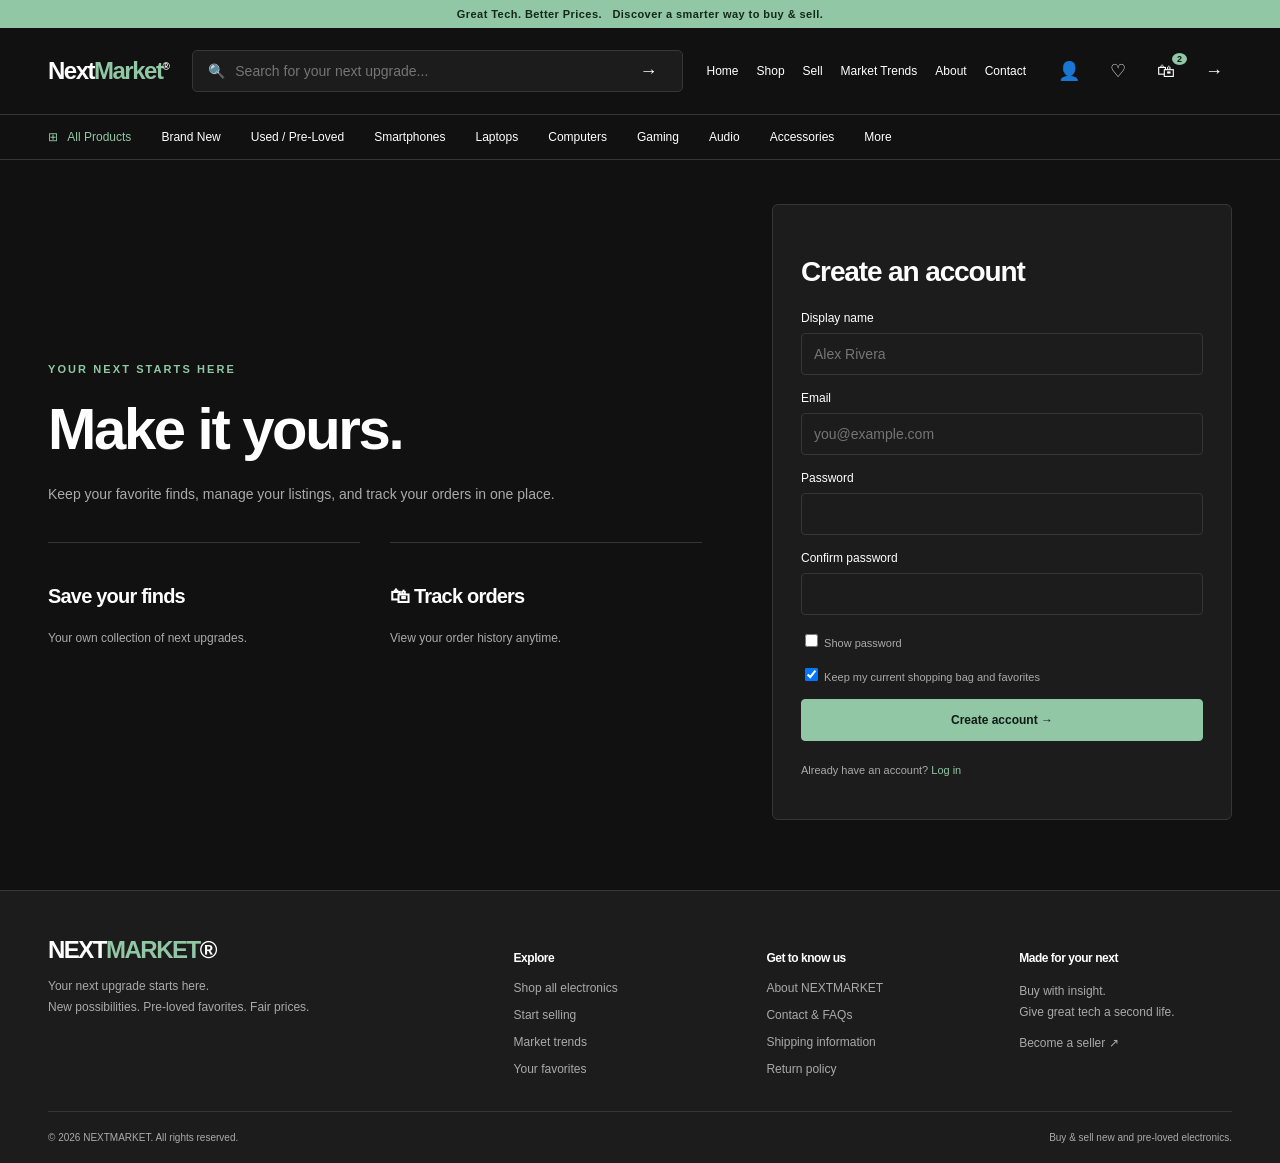
<file: signup.html>
<!DOCTYPE html>
<html lang="en">
  <head>
    <meta charset="utf-8" />
    <meta name="viewport" content="width=device-width, initial-scale=1.0" />
    <meta name="description" content="NEXTMARKET — buy and sell brand-new and pre-loved electronics." />
    <title>Create account | NEXTMARKET</title>
    <link rel="icon" href="assets/icons/favicon.svg" />
    <link rel="stylesheet" href="css/style.css" />
  </head>
  <body>
    <a href="#main" class="skip-link">Skip to content</a>
    <div id="site-header">
      <div class="promo-strip">
        Great Tech. Better Prices. &nbsp; Discover a smarter way to buy &amp; sell.
      </div>

      <header class="header">
        <div class="wrap header-main">
          <a class="logo" href="index.html">Next<span>Market</span><sup class="logo-mark">&reg;</sup></a>
          <form class="search-box" action="shop.html" method="get">
            <span class="icon">&#128269;</span>
            <input type="text" name="q" aria-label="Search electronics" placeholder="Search for your next upgrade..." />
            <button type="submit" class="icon-btn" aria-label="Search">&#8594;</button>
          </form>
          <nav class="main-nav" aria-label="Main navigation">
          <a href="index.html" class="secondary">Home</a>
          <a href="shop.html">Shop</a>
          <a href="sell.html">Sell</a>
          <a href="market.html">Market Trends</a>
          <a href="about.html" class="secondary">About</a>
          <a href="contact.html" class="secondary">Contact</a>
          </nav>
          <div class="header-actions">
            <a href="account.html" class="icon-btn" aria-label="My account">&#128100;</a>
            <a href="shop.html" class="icon-btn" aria-label="Favorites">&#9825;</a>
            <a href="cart.html" class="icon-btn" aria-label="Shopping cart">
              &#128717;<span class="count">2</span>
            </a>
            <a href="login.html" class="icon-btn" aria-label="Log in">&#8594;</a>
            <details class="mobile-menu">
              <summary class="icon-btn" aria-label="Open navigation">&#9776;</summary>
              <nav class="mobile-nav-panel" aria-label="Mobile navigation">
                <a href="index.html">Home</a>
                <a href="shop.html">Shop</a>
                <a href="sell.html">Sell</a>
                <a href="market.html">Market Trends</a>
                <a href="about.html">About</a>
                <a href="contact.html">Contact</a>
                <a href="account.html">Account</a>
                <a href="login.html">Log in</a>
              </nav>
            </details>
          </div>
        </div>
        <nav class="wrap category-nav" aria-label="Product categories">
          <a href="shop.html">&#8862; &nbsp; All Products</a>
          <a href="shop.html">Brand New</a>
          <a href="shop.html">Used / Pre-Loved</a>
          <a href="shop.html">Smartphones</a>
          <a href="shop.html">Laptops</a>
          <a href="shop.html">Computers</a>
          <a href="shop.html">Gaming</a>
          <a href="shop.html">Audio</a>
          <a href="shop.html">Accessories</a>
          <a href="shop.html">More</a>
        </nav>
      </header>
    </div>
    <main id="main">
      <div class="wrap">
        <div class="auth-layout section">
          <section class="auth-intro">
            <div class="eyebrow">YOUR NEXT STARTS HERE</div>
            <h1>Make it yours.</h1>
            <p class="muted">Keep your favorite finds, manage your listings, and track your orders in one place.</p>
            <div class="steps">
              <div class="step">
                <h3>Save your finds</h3>
                <p>Your own collection of next upgrades.</p>
              </div>
              <div class="step">
                <h3>&#128717; Track orders</h3>
                <p>View your order history anytime.</p>
              </div>
            </div>
          </section>
          <section class="panel">
            <h2>Create an account</h2>
            <form action="account.html" method="get" class="spacing-top">
              <label class="form-label" for="auth-name">Display name</label>
              <input id="auth-name" class="form-control spacing-bottom" type="text" placeholder="Alex Rivera" required />

              <label class="form-label" for="auth-email">Email</label>
              <input id="auth-email" class="form-control spacing-bottom" type="email" placeholder="you@example.com" required />

              <label class="form-label" for="auth-password">Password</label>
              <input id="auth-password" class="form-control spacing-bottom" type="password" required />

              <label class="form-label" for="auth-confirm">Confirm password</label>
              <input id="auth-confirm" class="form-control spacing-bottom" type="password" required />

              <label class="note check-row">
                <input type="checkbox" /> Show password
              </label>
              <label class="note check-row">
                <input type="checkbox" checked /> Keep my current shopping bag and favorites
              </label>

              <button class="btn btn-mint full-btn" type="submit">Create account &#8594;</button>
            </form>
            <p class="note spacing-top">
              Already have an account?
              <a class="positive" href="login.html">Log in</a>
            </p>
          </section>
        </div>
      </div>
    </main>
    <footer class="footer">
      <div class="wrap">
        <div class="footer-grid">
          <div>
            <a class="logo" href="index.html">NEXT<span>MARKET</span>&reg;</a>
            <p>Your next upgrade starts here.<br />New possibilities. Pre-loved favorites. Fair prices.</p>
          </div>
          <div>
            <h4>Explore</h4>
            <a href="shop.html">Shop all electronics</a>
            <a href="sell.html">Start selling</a>
            <a href="market.html">Market trends</a>
            <a href="shop.html">Your favorites</a>
          </div>
          <div>
            <h4>Get to know us</h4>
            <a href="about.html">About NEXTMARKET</a>
            <a href="contact.html">Contact &amp; FAQs</a>
            <a href="shipping.html">Shipping information</a>
            <a href="returns.html">Return policy</a>
          </div>
          <div>
            <h4>Made for your next</h4>
            <p>Buy with insight.<br />Give great tech a second life.</p>
            <a href="sell.html">Become a seller &#8599;</a>
          </div>
        </div>
        <div class="footer-bottom">
          <span>&copy; 2026 NEXTMARKET. All rights reserved.</span>
          <span>Buy &amp; sell new and pre-loved electronics.</span>
        </div>
      </div>
    </footer>
  </body>
</html>
</file>
<file: css/style.css>
* {
  box-sizing: border-box;
}

body {
  margin: 0;
  background-color: #111111;
  color: #ffffff;
  font-family: Inter, Arial, Helvetica, sans-serif;
  font-size: 14px;
}

a {
  color: inherit;
  text-decoration: none;
}

a:hover {
  color: #91c7a5;
}

button,
input,
select,
textarea {
  font-family: inherit;
  font-size: inherit;
}

button {
  cursor: pointer;
}

h1,
h2,
h3,
h4 {
  font-weight: 700;
  letter-spacing: -0.04em;
}

h1 {
  font-size: 48px;
}

h2 {
  font-size: 28px;
}

h3 {
  font-size: 20px;
}

p {
  line-height: 1.75;
}

.wrap {
  max-width: 1440px;
  padding: 0 48px;
  margin: 0 auto;
}

.eyebrow {
  font-size: 11px;
  letter-spacing: 0.19em;
  text-transform: uppercase;
  font-weight: 700;
  color: #91c7a5;
}

.muted,
small {
  color: #aaaaaa;
}

.note {
  font-size: 11px;
  color: #aaaaaa;
  line-height: 1.7;
}

.lead-text {
  font-size: 16px;
}

.positive {
  color: #91c7a5;
}

.negative {
  color: #ff625c;
}

.spacing-top {
  margin-top: 20px;
}

.spacing-bottom {
  margin-bottom: 16px;
}

.spacing-vertical {
  margin: 16px 0;
}

.divider {
  border: 0;
  border-top: 1px solid #363636;
  margin: 20px 0;
}

.button-row {
  display: flex;
  gap: 10px;
  flex-wrap: wrap;
}

.full-btn {
  display: inline-block;
  width: 100%;
  text-align: center;
}

.skip-link {
  position: absolute;
  top: -50px;
  left: 20px;
  background-color: #91c7a5;
  color: #101b14;
  padding: 10px;
  z-index: 3000;
}

.skip-link:focus {
  top: 10px;
}

.promo-strip {
  background-color: #91c7a5;
  color: #14281b;
  text-align: center;
  padding: 8px;
  font-size: 11px;
  font-weight: 600;
  letter-spacing: 0.04em;
}

#site-header {
  position: sticky;
  top: -33px;
  z-index: 100;
}

.header {
  background-color: #111111;
  border-bottom: 1px solid #363636;
}

.header-main {
  display: flex;
  align-items: center;
  gap: 24px;
  min-height: 86px;
}

.logo {
  font-size: 24px;
  font-weight: 900;
  letter-spacing: -1.5px;
  white-space: nowrap;
}

.logo span {
  color: #91c7a5;
}

.logo-mark {
  font-size: 10px;
}

.search-box {
  display: flex;
  align-items: center;
  background-color: #1c1c1c;
  border: 1px solid #363636;
  border-radius: 5px;
  flex: 1;
  padding: 0 15px;
  gap: 10px;
  min-width: 100px;
}

.search-box input {
  border: 0;
  background: none;
  color: #ffffff;
  padding: 12px 0;
  width: 100%;
  outline: none;
}

.main-nav {
  display: flex;
  gap: 18px;
  font-size: 12px;
  align-items: center;
}

.main-nav a.active {
  color: #91c7a5;
}

.header-actions {
  display: flex;
  gap: 12px;
  align-items: center;
}

.icon-btn {
  display: inline-flex;
  align-items: center;
  justify-content: center;
  border: 0;
  background: none;
  color: #ffffff;
  padding: 8px;
  font-size: 18px;
  position: relative;
  min-width: 36px;
  min-height: 36px;
}

.count {
  position: absolute;
  top: 0;
  right: -3px;
  background-color: #91c7a5;
  color: #101b14;
  border-radius: 50%;
  font-size: 9px;
  min-width: 15px;
  text-align: center;
  padding: 1px;
  font-weight: 700;
}

.mobile-menu {
  display: none;
  position: relative;
}

.mobile-menu summary {
  list-style: none;
}

.mobile-menu summary::-webkit-details-marker {
  display: none;
}

.mobile-nav-panel {
  position: absolute;
  right: 0;
  top: 44px;
  width: 220px;
  background-color: #1c1c1c;
  border: 1px solid #363636;
  border-radius: 6px;
  z-index: 200;
}

.mobile-nav-panel a {
  display: block;
  padding: 12px 16px;
  border-bottom: 1px solid #363636;
  font-size: 13px;
}

.category-nav {
  display: flex;
  gap: 30px;
  padding-top: 15px;
  padding-bottom: 15px;
  font-size: 12px;
  overflow-x: auto;
  white-space: nowrap;
  border-top: 1px solid #363636;
}

.category-nav a:first-child {
  color: #91c7a5;
}

.btn {
  display: inline-block;
  border-radius: 4px;
  font-size: 12px;
  font-weight: 600;
  padding: 12px 21px;
  min-height: 42px;
  text-align: center;
}

.btn-mint {
  background-color: #91c7a5;
  border: 1px solid #91c7a5;
  color: #101b14;
}

.btn-mint:hover {
  background-color: #b0dfc1;
  color: #111111;
}

.btn-outline {
  border: 1px solid #363636;
  color: #ffffff;
  background-color: transparent;
}

.btn-outline:hover {
  border-color: #91c7a5;
  color: #91c7a5;
}

.hero {
  position: relative;
  overflow: hidden;
  background-color: #202922;
  border: 1px solid #364439;
  border-radius: 8px;
  margin-top: 30px;
  min-height: 430px;
  display: grid;
  grid-template-columns: 1fr 1fr;
  padding: 56px;
}

.hero-copy {
  max-width: 530px;
}

.hero h1 {
  font-size: 62px;
  line-height: 1.06;
  letter-spacing: -3px;
  color: #ffffff;
  margin: 20px 0;
}

.hero h1 em {
  font-style: normal;
  color: #91c7a5;
}

.hero p {
  color: #bcc6bd;
  max-width: 350px;
}

.hero-actions {
  display: flex;
  gap: 12px;
  margin: 27px 0;
}

.hero-art {
  position: relative;
  display: flex;
  align-items: center;
  justify-content: center;
}

.hero-art img {
  width: 90%;
  max-width: 420px;
  transform: rotate(-12deg);
}

.hero-label {
  position: absolute;
  right: 0;
  bottom: 0;
  background-color: #171f19;
  padding: 15px 20px;
  border: 1px solid #50614d;
  border-radius: 6px;
  color: #ffffff;
}

.hero-label strong {
  display: block;
  margin: 6px 0;
}

.hero-fineprint {
  font-size: 10px;
  color: #b7c6ba;
}

.trust-row {
  display: flex;
  justify-content: space-around;
  padding: 22px 0;
  border-bottom: 1px solid #363636;
  font-size: 11px;
  color: #aaaaaa;
  gap: 15px;
}

.trust-icon {
  color: #91c7a5;
  margin-right: 6px;
}

.section {
  margin: 44px 0;
}

.section-head {
  display: flex;
  justify-content: space-between;
  align-items: flex-end;
  gap: 20px;
  margin-bottom: 22px;
}

.section-head h2 {
  margin: 6px 0 0;
}

.section-head a {
  font-size: 12px;
}

.product-grid {
  display: grid;
  grid-template-columns: repeat(4, 1fr);
  gap: 20px;
}

.product-card {
  position: relative;
}

.product-art {
  background-color: #252525;
  border: 1px solid #363636;
  border-radius: 6px;
  position: relative;
  height: 230px;
  overflow: hidden;
}

.product-art > a {
  height: 100%;
  display: block;
}

.product-art img {
  width: 100%;
  height: 100%;
  object-fit: contain;
  padding: 24px;
}

.condition {
  position: absolute;
  left: 10px;
  top: 10px;
  z-index: 2;
  font-size: 9px;
  letter-spacing: 0.04em;
  background-color: #111111;
  padding: 5px 8px;
  border-radius: 3px;
  color: #91c7a5;
}

.condition.used {
  color: #d5b87b;
}

.heart {
  position: absolute;
  right: 7px;
  top: 6px;
  z-index: 3;
  border: 0;
  background-color: #111111;
  color: #ffffff;
  border-radius: 50%;
  width: 36px;
  height: 36px;
}

.heart.saved {
  color: #91c7a5;
}

.discount {
  position: absolute;
  bottom: 10px;
  left: 10px;
  font-size: 9px;
  color: #ff625c;
  background-color: #111111;
  padding: 4px 7px;
  border-radius: 3px;
}

.product-meta {
  padding: 15px 1px;
}

.product-meta small {
  font-size: 10px;
  letter-spacing: 0.06em;
  text-transform: uppercase;
}

.product-meta h3 {
  font-size: 14px;
  line-height: 1.5;
  margin: 5px 0 11px;
  min-height: 42px;
}

.price-row {
  display: flex;
  align-items: center;
  gap: 10px;
  flex-wrap: wrap;
}

.price {
  font-weight: 700;
  font-size: 18px;
}

.old-price {
  text-decoration: line-through;
  font-size: 11px;
  color: #aaaaaa;
}

.card-bottom {
  display: flex;
  justify-content: space-between;
  align-items: center;
  margin-top: 7px;
  font-size: 10px;
  color: #aaaaaa;
}

.quick-buy {
  background: none;
  border: 0;
  color: #91c7a5;
  font-size: 11px;
  padding: 10px 0;
}

.quick-buy.sold-out {
  color: #aaaaaa;
}

.categories {
  display: grid;
  grid-template-columns: repeat(6, 1fr);
  gap: 14px;
}

.category-tile {
  border: 1px solid #363636;
  background-color: #1c1c1c;
  border-radius: 6px;
  text-align: center;
  padding: 24px 8px;
}

.category-tile:hover {
  border-color: #91c7a5;
}

.category-icon {
  font-size: 26px;
  display: block;
  margin-bottom: 12px;
  color: #91c7a5;
}

.category-tile span {
  font-size: 12px;
}

.split-banners {
  display: grid;
  grid-template-columns: 1fr 1fr;
  gap: 20px;
}

.mini-banner {
  background-color: #1c1c1c;
  border: 1px solid #363636;
  padding: 32px;
  border-radius: 6px;
  position: relative;
  overflow: hidden;
  min-height: 230px;
}

.mini-banner h2 {
  font-size: 31px;
  max-width: 260px;
  margin: 12px 0;
}

.mini-banner img {
  position: absolute;
  width: 220px;
  height: 190px;
  object-fit: contain;
  right: 10px;
  bottom: 0;
  opacity: 0.85;
}

.mini-banner > div {
  position: relative;
  z-index: 1;
}

.brands {
  display: flex;
  justify-content: space-around;
  align-items: center;
  flex-wrap: wrap;
  gap: 28px;
  border-top: 1px solid #363636;
  border-bottom: 1px solid #363636;
  padding: 30px 0;
  font-size: 22px;
  font-weight: 700;
  color: #aaaaaa;
}

.carousel-controls {
  display: flex;
  gap: 7px;
}

.carousel-controls button {
  border: 1px solid #363636;
  background-color: #1c1c1c;
  color: #ffffff;
  width: 40px;
  height: 40px;
  border-radius: 50%;
}

.steps {
  display: grid;
  grid-template-columns: repeat(3, 1fr);
  gap: 30px;
}

.step {
  border-top: 1px solid #363636;
  padding-top: 24px;
}

.step .number {
  color: #91c7a5;
  font-size: 12px;
}

.step h3 {
  margin-top: 18px;
}

.step p {
  font-size: 12px;
  color: #aaaaaa;
}

.sell-banner {
  background-color: #91c7a5;
  color: #101b14;
  border-radius: 6px;
  padding: 35px 40px;
  display: flex;
  justify-content: space-between;
  align-items: center;
  gap: 25px;
}

.sell-eyebrow {
  color: #294936;
}

.sell-banner h2 {
  font-size: 32px;
  margin: 8px 0;
}

.sell-banner p {
  margin: 0;
}

.sell-banner .btn {
  background-color: #18231b;
  color: #ffffff;
}

.page-head {
  margin: 35px 0;
}

.page-head h1 {
  font-size: 38px;
  margin: 10px 0;
}

.breadcrumbs {
  font-size: 11px;
  color: #aaaaaa;
  margin: 25px 0;
}

.catalog-layout {
  display: grid;
  grid-template-columns: 220px 1fr;
  gap: 32px;
}

.filter-header {
  display: flex;
  justify-content: space-between;
  align-items: center;
}

.filter-header h3 {
  margin: 0;
}

.filter-group {
  border-bottom: 1px solid #363636;
  padding: 18px 0;
}

.filter-group summary {
  font-size: 12px;
  font-weight: 600;
  cursor: pointer;
  margin-bottom: 13px;
}

.filter-group label {
  display: block;
  font-size: 12px;
  color: #aaaaaa;
  margin: 12px 0;
}

.filter-group input[type="checkbox"],
.filter-group input[type="radio"] {
  accent-color: #91c7a5;
  margin-right: 8px;
}

.range {
  width: 100%;
  accent-color: #91c7a5;
}

.catalog-toolbar {
  display: flex;
  align-items: center;
  gap: 15px;
  justify-content: space-between;
  margin-bottom: 22px;
}

.sort-control {
  display: flex;
  align-items: center;
  gap: 8px;
}

.field,
.form-control,
.form-select {
  background-color: #1c1c1c;
  color: #ffffff;
  border: 1px solid #363636;
  border-radius: 4px;
  padding: 12px;
  width: 100%;
}

.sort-control .field {
  width: auto;
}

.catalog-layout .product-grid {
  grid-template-columns: repeat(3, 1fr);
}

.catalog-layout .product-art {
  height: 220px;
}

.detail-layout {
  display: grid;
  grid-template-columns: 1.15fr 1fr;
  gap: 55px;
}

.gallery-main {
  position: relative;
  background-color: #252525;
  border-radius: 6px;
  border: 1px solid #363636;
  height: 510px;
  display: flex;
  align-items: center;
  justify-content: center;
}

.gallery-main img {
  width: 90%;
  height: 90%;
  object-fit: contain;
}

.gallery-arrow {
  position: absolute;
  top: 48%;
  border: 1px solid #363636;
  background-color: #111111;
  color: #ffffff;
  border-radius: 50%;
  width: 42px;
  height: 42px;
  font-size: 20px;
}

.gallery-arrow.prev {
  left: 14px;
}

.gallery-arrow.next {
  right: 14px;
}

.thumbnails {
  display: flex;
  gap: 12px;
  margin-top: 15px;
}

.thumbnails button {
  background-color: #252525;
  border: 1px solid #363636;
  border-radius: 4px;
  padding: 5px;
  width: 70px;
  height: 70px;
}

.thumbnails img {
  width: 100%;
  height: 100%;
  object-fit: contain;
}

.thumbnails button.active {
  border-color: #91c7a5;
}

.detail-info h1 {
  font-size: 36px;
  line-height: 1.2;
  margin: 15px 0;
}

.pill {
  display: inline-block;
  font-size: 10px;
  padding: 6px 10px;
  background-color: #1c1c1c;
  border: 1px solid #363636;
  border-radius: 3px;
  color: #91c7a5;
}

.stock-note {
  margin-left: 8px;
}

.market-summary {
  display: grid;
  grid-template-columns: 1fr 1fr;
  gap: 1px;
  background-color: #363636;
  border: 1px solid #363636;
  border-radius: 5px;
  overflow: hidden;
  margin: 25px 0;
}

.market-summary > div {
  padding: 18px;
  background-color: #1c1c1c;
}

.market-summary small {
  display: block;
  font-size: 10px;
}

.market-summary strong {
  font-size: 20px;
  display: block;
  margin-top: 6px;
}

.buy-price {
  font-size: 36px;
  font-weight: 700;
  margin: 7px 0 22px;
}

.action-stack {
  display: flex;
  gap: 10px;
  margin: 12px 0;
}

.action-stack .btn {
  flex: 1;
}

.panel {
  background-color: #1c1c1c;
  border: 1px solid #363636;
  border-radius: 6px;
  padding: 28px;
}

.stats {
  display: grid;
  grid-template-columns: repeat(6, 1fr);
  gap: 12px;
  margin: 25px 0;
}

.stat small {
  font-size: 10px;
  display: block;
  margin-bottom: 10px;
}

.stat strong {
  font-size: 18px;
}

.timeframes {
  display: flex;
  gap: 5px;
}

.timeframes button {
  background: none;
  border: 1px solid transparent;
  color: #aaaaaa;
  padding: 10px 14px;
  border-radius: 4px;
  font-size: 11px;
}

.timeframes button.active {
  color: #91c7a5;
  background-color: #252525;
  border-color: #363636;
}

.chart-box {
  height: 260px;
  background-color: #252525;
  border: 1px solid #363636;
  border-radius: 6px;
  padding: 20px;
}

.static-chart {
  display: flex;
  align-items: flex-end;
  justify-content: space-around;
  height: 100%;
  gap: 12px;
}

.chart-col {
  display: flex;
  flex-direction: column;
  align-items: center;
  justify-content: flex-end;
  flex: 1;
  height: 100%;
}

.chart-bar {
  width: 100%;
  max-width: 48px;
  background-color: #91c7a5;
  border-radius: 4px 4px 0 0;
}

.bar-1 { height: 55%; }
.bar-2 { height: 68%; }
.bar-3 { height: 62%; }
.bar-4 { height: 78%; }
.bar-5 { height: 72%; }
.bar-6 { height: 88%; }
.bar-7 { height: 85%; }

.bar-value {
  font-size: 10px;
  color: #aaaaaa;
  margin-bottom: 6px;
}

.bar-label {
  font-size: 11px;
  color: #aaaaaa;
  margin-top: 8px;
}

.info-grid {
  display: grid;
  grid-template-columns: 1fr 1fr;
  gap: 25px;
}

.spec-table {
  width: 100%;
  font-size: 12px;
  border-collapse: collapse;
}

.spec-table td {
  padding: 15px 8px 15px 0;
  border-bottom: 1px solid #363636;
}

.spec-table td:first-child {
  color: #aaaaaa;
  width: 35%;
}

.offer-box {
  margin-top: 24px;
  padding-top: 20px;
  border-top: 1px solid #363636;
}

.market-selector {
  max-width: 420px;
  margin-bottom: 24px;
}

.form-grid {
  display: grid;
  grid-template-columns: 1fr 1fr;
  gap: 20px;
}

.form-label {
  display: block;
  font-size: 12px;
  margin-bottom: 8px;
}

.full {
  grid-column: 1 / -1;
}

.image-previews {
  display: flex;
  gap: 10px;
  flex-wrap: wrap;
}

.image-previews img {
  height: 85px;
  width: 85px;
  object-fit: contain;
  background-color: #252525;
  border-radius: 4px;
}

.listing-row,
.cart-row {
  display: flex;
  align-items: center;
  gap: 20px;
  border-bottom: 1px solid #363636;
  padding: 20px 0;
}

.listing-row img,
.cart-row img {
  width: 85px;
  height: 85px;
  object-fit: contain;
  background-color: #252525;
  border-radius: 4px;
}

.row-copy {
  flex: 1;
}

.price-small {
  margin-top: 4px;
  font-weight: 700;
}

.cart-layout {
  display: grid;
  grid-template-columns: 1fr 340px;
  gap: 35px;
}

.cart-summary {
  align-self: start;
}

.qty-label {
  display: block;
  margin-bottom: 4px;
}

.quantity {
  width: 65px;
}

.total-line {
  display: flex;
  justify-content: space-between;
  gap: 20px;
  margin: 20px 0;
}

.payment-fieldset {
  border: 0;
  border-top: 1px solid #363636;
  margin-top: 25px;
  padding: 20px 0 0;
}

.payment-fieldset legend {
  font-size: 20px;
  font-weight: 700;
  margin-bottom: 12px;
}

.payment-options {
  display: grid;
  grid-template-columns: 1fr 1fr;
  gap: 10px;
}

.payment-choice {
  display: flex;
  align-items: center;
  gap: 12px;
  padding: 14px;
  border: 1px solid #363636;
  border-radius: 6px;
  cursor: pointer;
  background-color: #1c1c1c;
}

.payment-choice.selected {
  border-color: #91c7a5;
  background-color: #252525;
}

.payment-choice input {
  accent-color: #91c7a5;
}

.payment-logo {
  width: 35px;
  height: 35px;
  border-radius: 8px;
  display: flex;
  align-items: center;
  justify-content: center;
  background-color: #252525;
  font-size: 16px;
  font-weight: 700;
  color: #91c7a5;
}

.payment-logo.gcash {
  background-color: #1762d9;
  color: #ffffff;
}

.payment-logo.maya {
  background-color: #81f297;
  color: #112b18;
}

.payment-details {
  padding: 20px;
  background-color: #252525;
  border: 1px solid #363636;
  border-radius: 6px;
  margin-top: 15px;
}

.demo-qr {
  display: block;
  width: 180px;
  max-width: 100%;
  height: auto;
  padding: 4px;
  background-color: #ffffff;
  margin-top: 15px;
}

.auth-layout {
  display: grid;
  grid-template-columns: 1fr 460px;
  gap: 70px;
  align-items: center;
  min-height: 600px;
}

.auth-intro h1 {
  font-size: 58px;
  margin: 20px 0;
}

.auth-intro .steps {
  grid-template-columns: 1fr 1fr;
  margin-top: 35px;
}

.check-row {
  display: block;
  margin-bottom: 12px;
}

.account-heading,
.account-identity {
  display: flex;
  align-items: center;
  gap: 22px;
}

.account-heading {
  justify-content: space-between;
}

.account-avatar {
  width: 80px;
  height: 80px;
  border-radius: 50%;
  border: 2px solid #91c7a5;
  display: flex;
  align-items: center;
  justify-content: center;
  background-color: #252525;
  color: #91c7a5;
  font-size: 26px;
  font-weight: 700;
}

.account-stats {
  display: grid;
  grid-template-columns: repeat(4, 1fr);
  gap: 18px;
}

.account-stats h2 {
  margin: 8px 0 0;
}

.block-note {
  display: block;
}

.contact-grid {
  display: grid;
  grid-template-columns: 1.3fr 1fr;
  gap: 35px;
}

.policy {
  max-width: 850px;
  margin: 40px auto;
}

.policy h2 {
  font-size: 23px;
  margin-top: 35px;
}

.policy p {
  color: #aaaaaa;
  font-size: 14px;
  line-height: 1.9;
}

details.faq {
  padding: 18px 0;
  border-bottom: 1px solid #363636;
}

details.faq summary {
  cursor: pointer;
  font-weight: 600;
}

details.faq p {
  color: #aaaaaa;
  margin-top: 12px;
}

.footer {
  margin-top: 70px;
  background-color: #1c1c1c;
  border-top: 1px solid #363636;
  padding: 45px 0 20px;
}

.footer-grid {
  display: grid;
  grid-template-columns: 2fr 1fr 1fr 1fr;
  gap: 40px;
}

.footer-grid a {
  display: block;
  font-size: 12px;
  color: #aaaaaa;
  margin-top: 13px;
}

.footer-grid .logo {
  display: inline-block;
  font-size: 24px;
  color: #ffffff;
  margin-top: 0;
}

.footer p {
  font-size: 12px;
  color: #aaaaaa;
  max-width: 300px;
}

.footer h4 {
  font-size: 12px;
}

.footer-bottom {
  margin-top: 35px;
  padding-top: 20px;
  border-top: 1px solid #363636;
  font-size: 10px;
  color: #aaaaaa;
  display: flex;
  justify-content: space-between;
  gap: 15px;
}

@media (max-width: 1200px) {
  .wrap {
    padding: 0 28px;
  }
  .main-nav .secondary {
    display: none;
  }
  .hero {
    padding: 40px;
  }
  .hero h1 {
    font-size: 54px;
  }
  .stats {
    grid-template-columns: repeat(3, 1fr);
  }
}

@media (max-width: 991px) {
  .main-nav {
    display: none;
  }
  .mobile-menu {
    display: block;
  }
  .hero {
    min-height: 370px;
    padding: 35px;
  }
  .hero h1 {
    font-size: 46px;
  }
  .categories {
    grid-template-columns: repeat(3, 1fr);
  }
  .product-grid,
  .catalog-layout .product-grid {
    grid-template-columns: repeat(2, 1fr);
  }
  .catalog-layout,
  .cart-layout,
  .auth-layout {
    grid-template-columns: 1fr;
  }
  .gallery-main {
    height: 360px;
  }
  .footer-grid {
    grid-template-columns: 2fr 1fr 1fr;
  }
}

@media (max-width: 600px) {
  .wrap {
    padding: 0 18px;
  }
  .header-main {
    flex-wrap: wrap;
    padding-top: 15px;
    padding-bottom: 15px;
    gap: 12px;
  }
  .header-actions {
    margin-left: auto;
    gap: 4px;
  }
  .header-main .search-box {
    order: 4;
    flex-basis: 100%;
  }
  .hero {
    grid-template-columns: 1fr;
    padding: 25px;
  }
  .hero h1 {
    font-size: 42px;
  }
  .trust-row {
    flex-wrap: wrap;
    justify-content: center;
  }
  .split-banners,
  .steps,
  .detail-layout,
  .info-grid,
  .form-grid,
  .contact-grid,
  .payment-options {
    grid-template-columns: 1fr;
  }
  .account-stats {
    grid-template-columns: 1fr 1fr;
  }
  .account-heading {
    flex-wrap: wrap;
  }
  .sell-banner {
    display: block;
    padding: 25px;
  }
  .sell-banner .btn {
    margin-top: 12px;
  }
  .footer-grid {
    grid-template-columns: 1fr;
    gap: 24px;
  }
  .footer-bottom {
    display: block;
    line-height: 2;
  }
  .stats {
    grid-template-columns: repeat(2, 1fr);
  }
  .cart-row,
  .listing-row {
    flex-wrap: wrap;
  }
}
</file>
